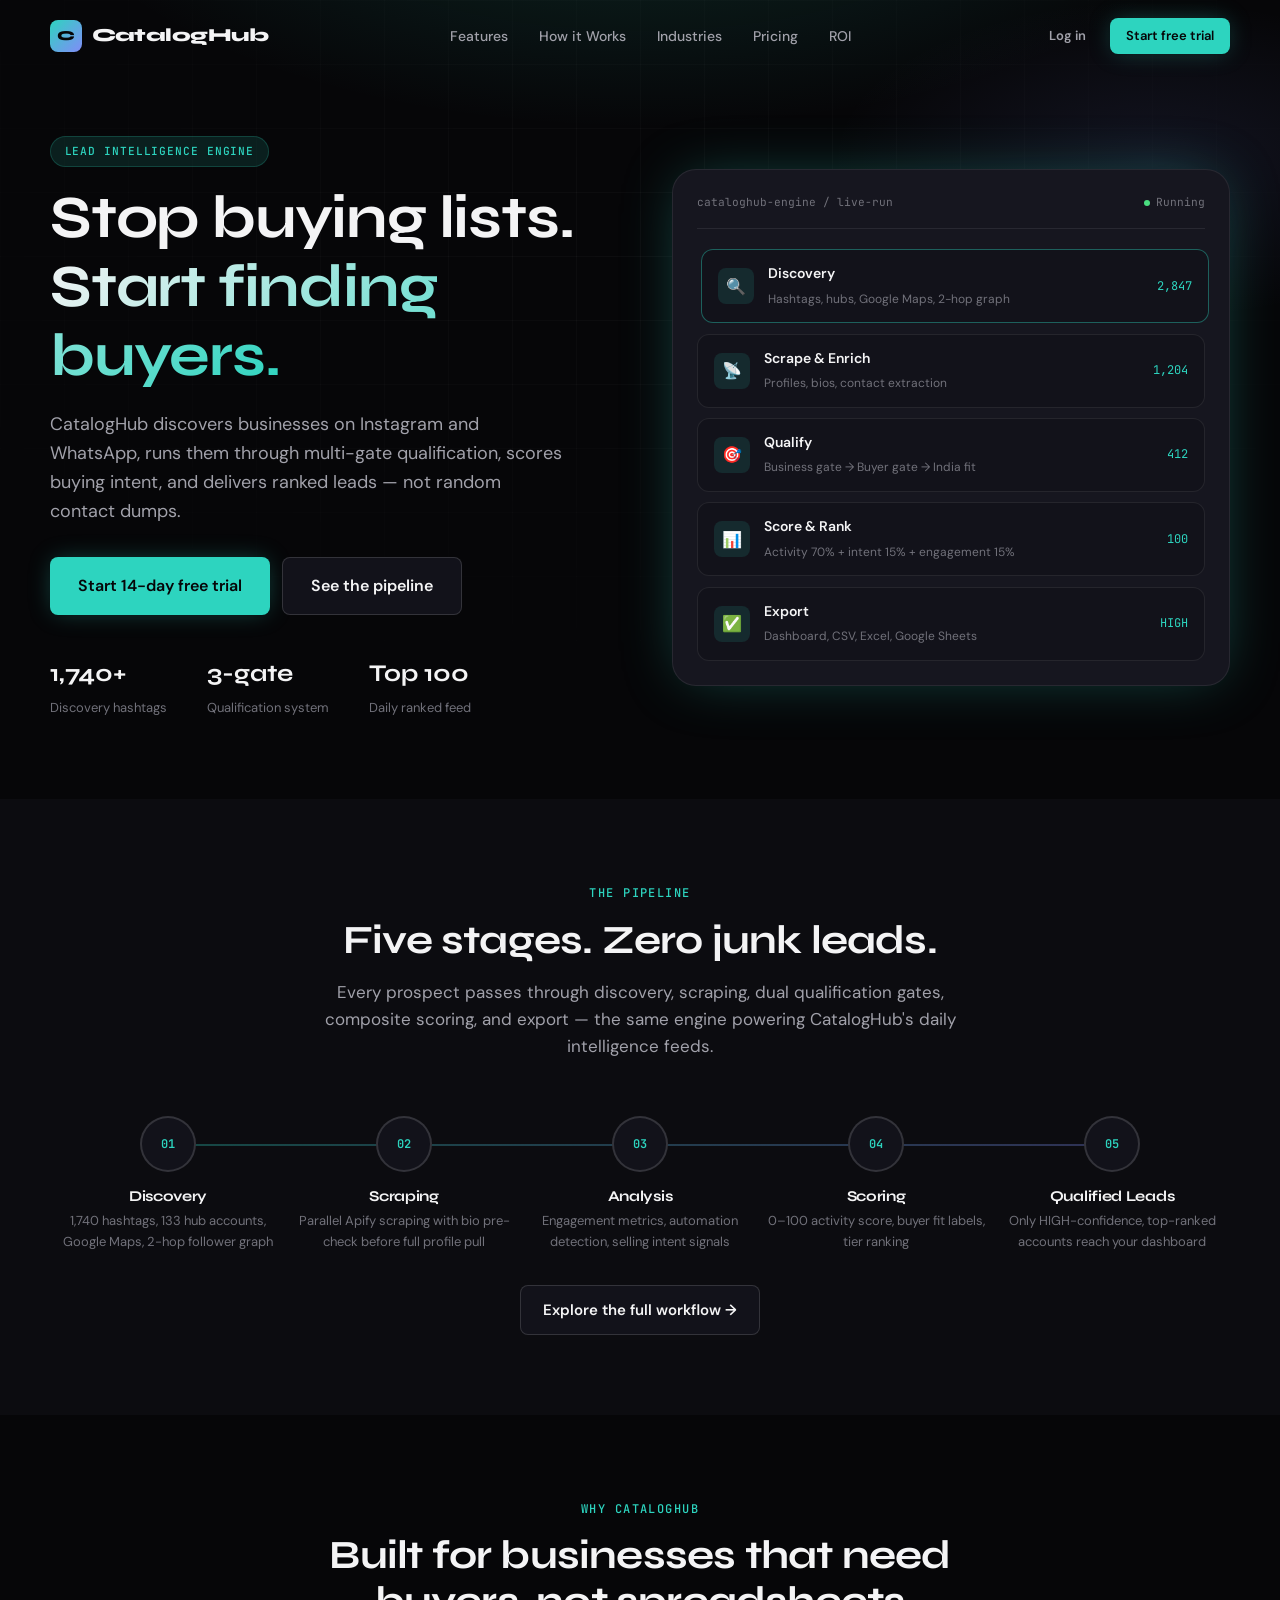
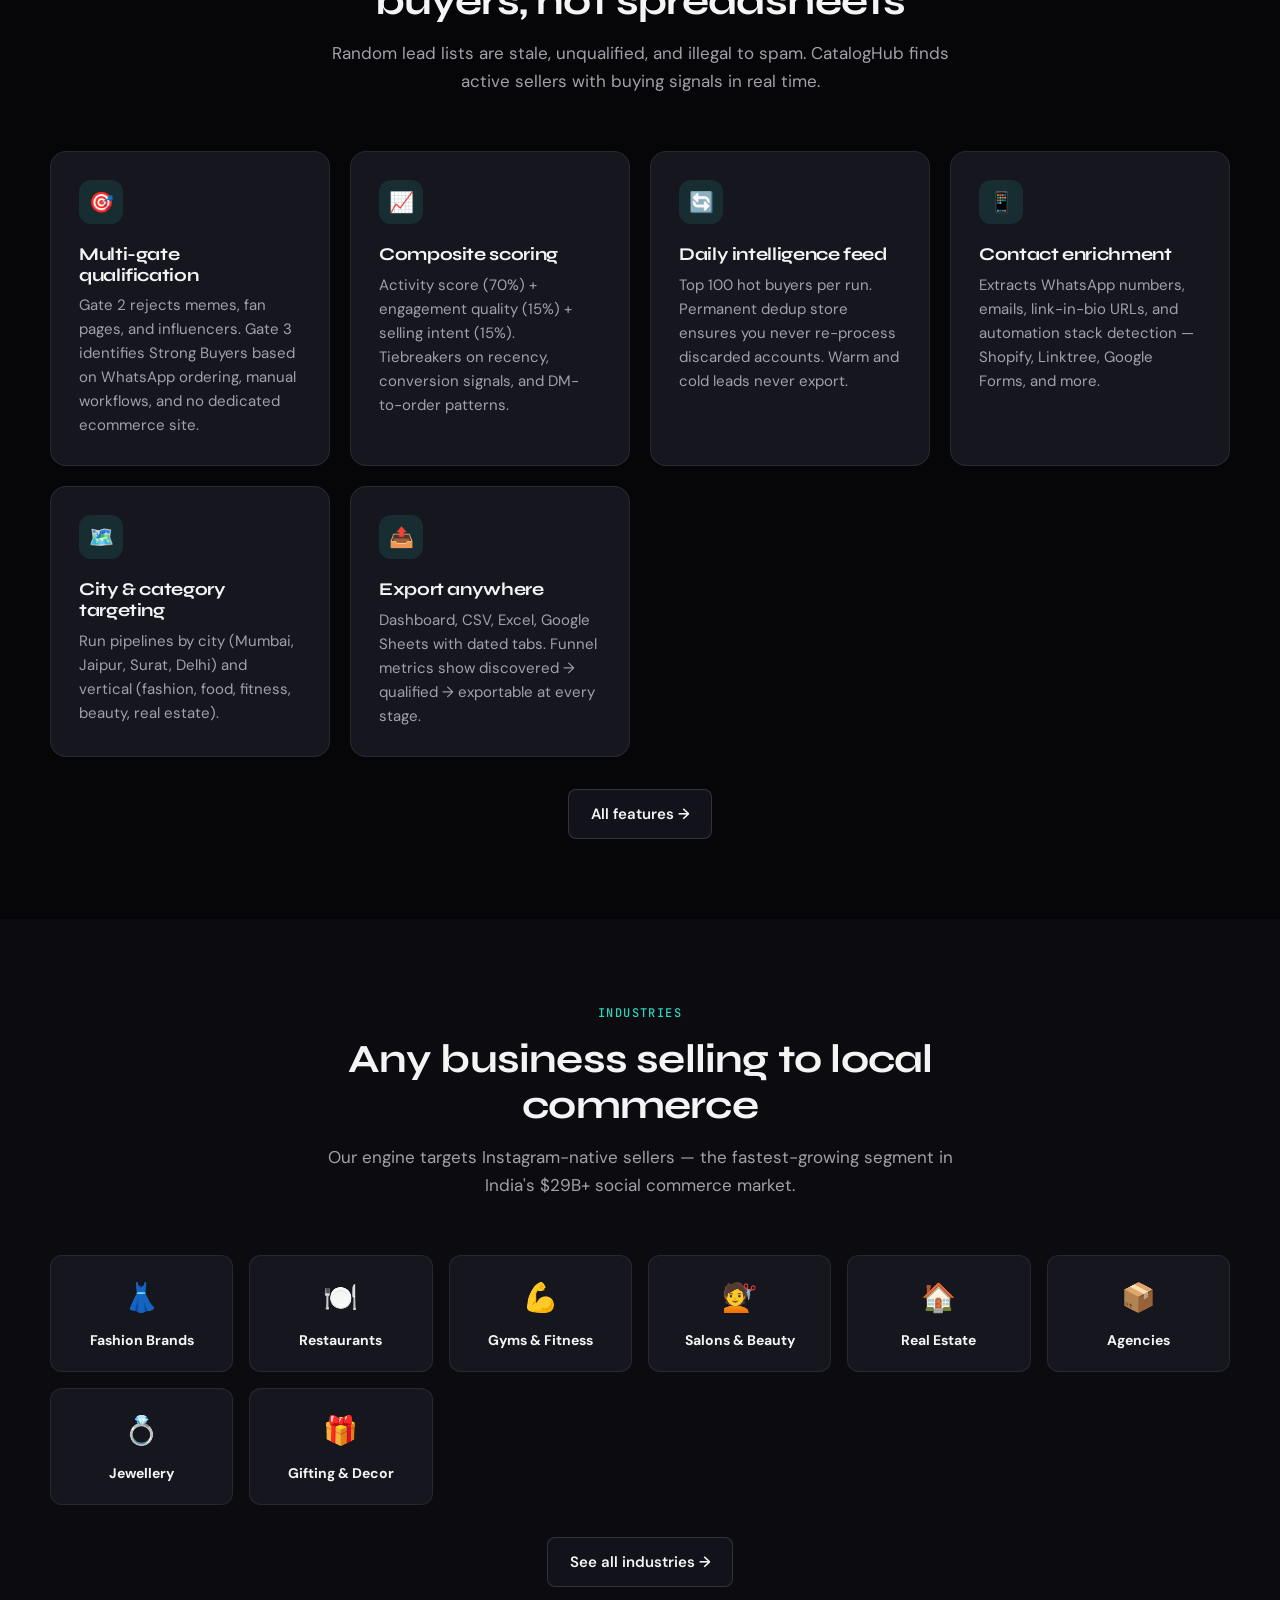
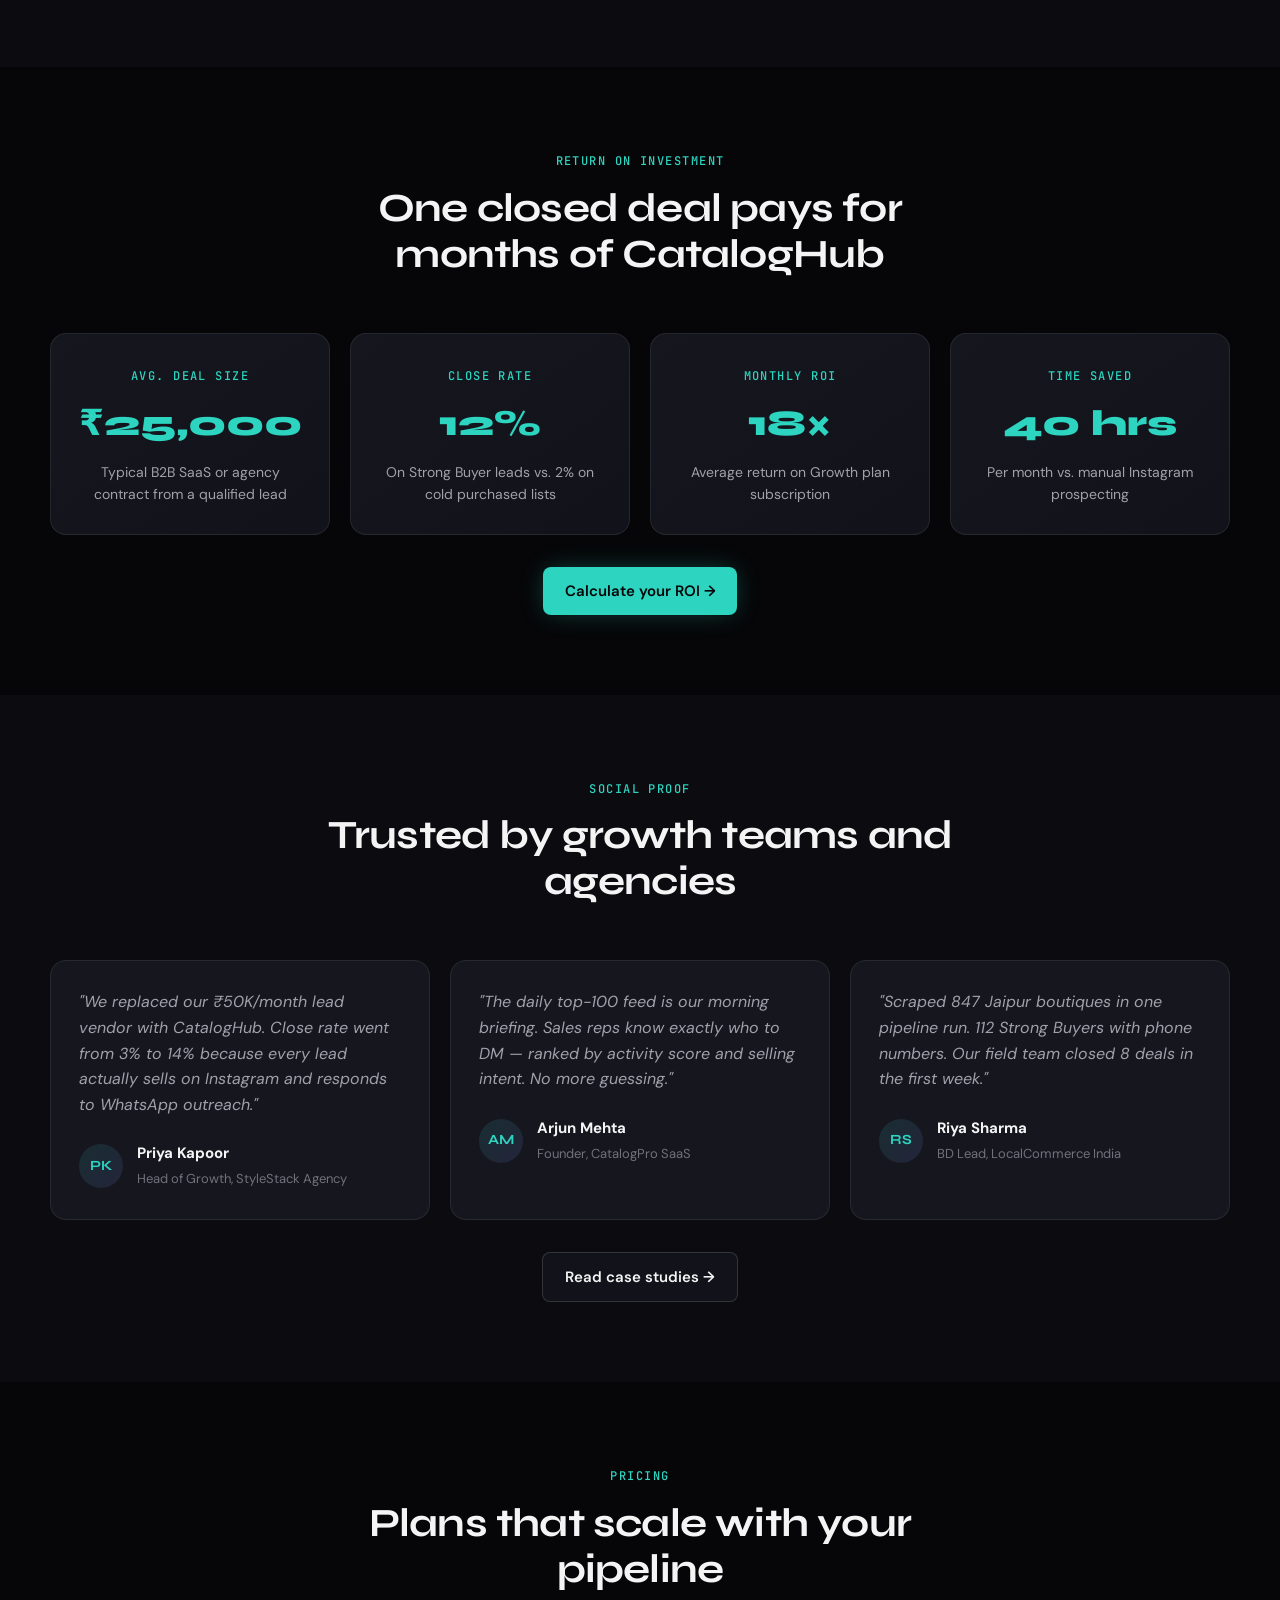
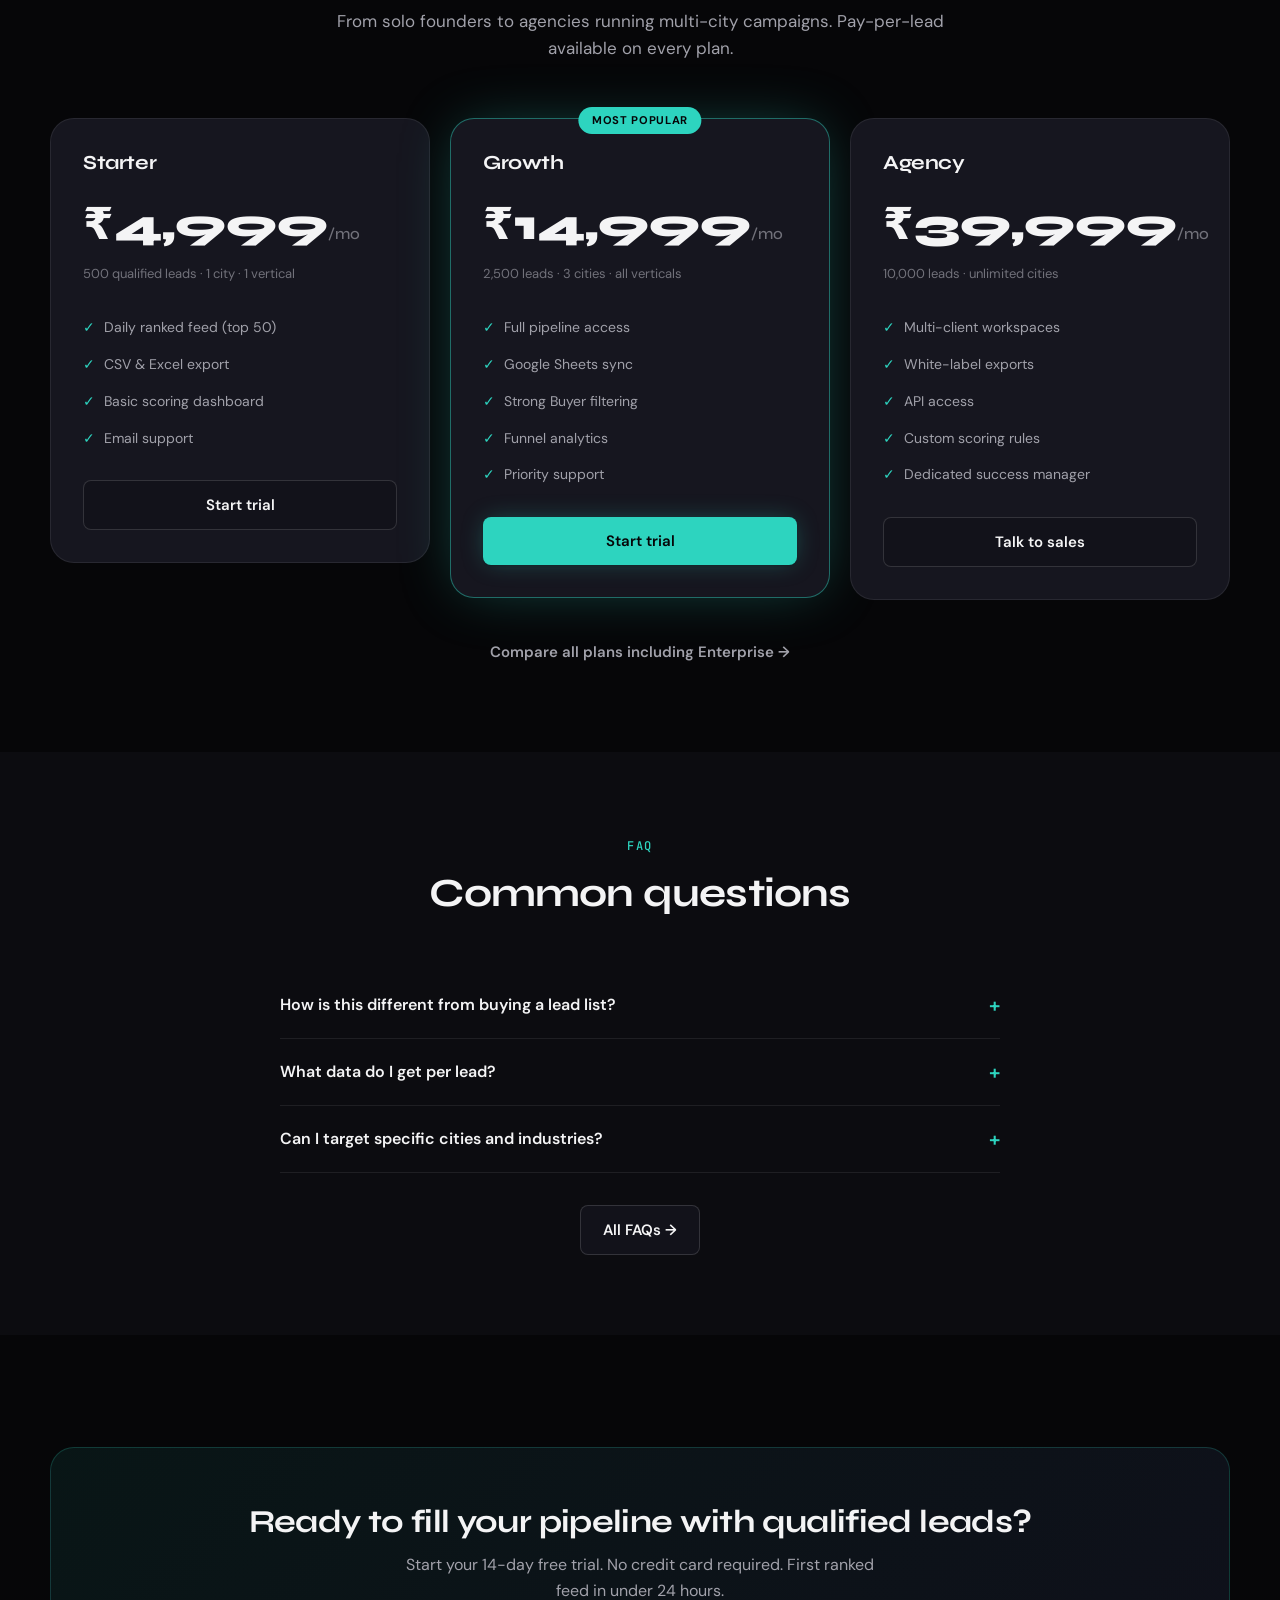
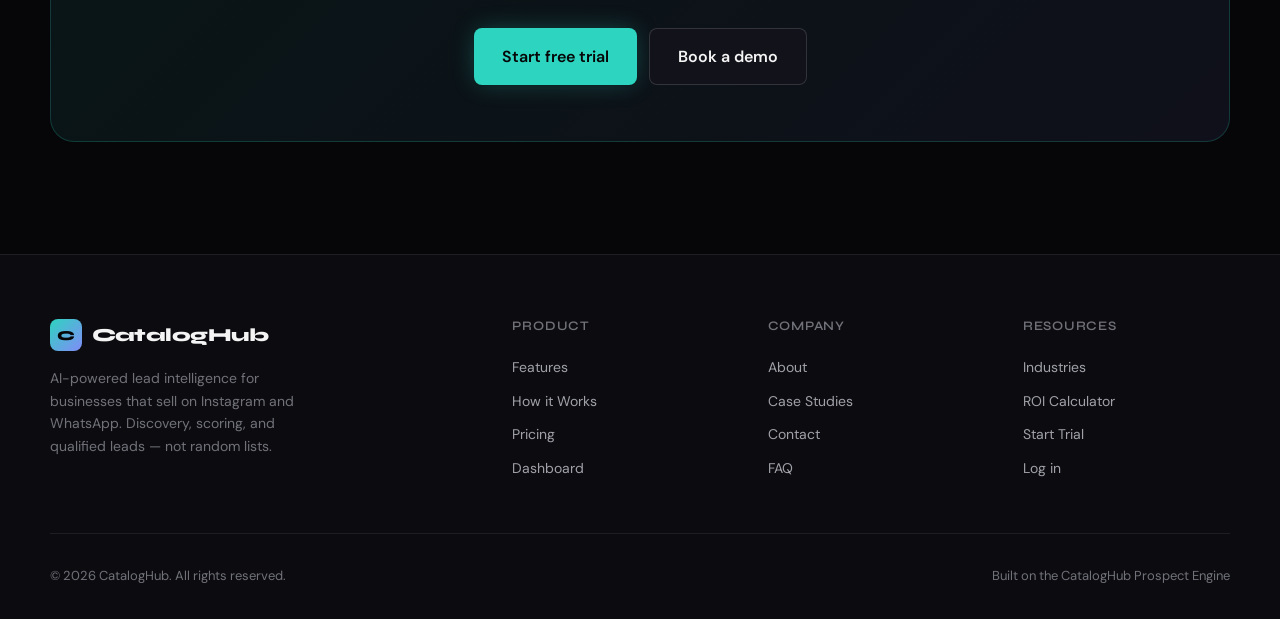
<file: index.html>
<!DOCTYPE html>
<html lang="en">
<head>
  <meta charset="UTF-8">
  <meta name="viewport" content="width=device-width, initial-scale=1.0">
  <meta name="description" content="CatalogHub — AI-powered lead generation engine that discovers, scrapes, scores, and delivers qualified business leads from Instagram and social commerce.">
  <title>CatalogHub — Qualified Lead Intelligence for Growing Businesses</title>
  <link rel="stylesheet" href="css/main.css">
</head>
<body data-page="home">
  <div id="site-header"></div>

  <main>
    <section class="page-hero">
      <div class="container hero-grid">
        <div class="hero-content reveal">
          <span class="section-label">Lead Intelligence Engine</span>
          <h1>Stop buying lists.<br><span class="text-gradient">Start finding buyers.</span></h1>
          <p class="lead">CatalogHub discovers businesses on Instagram and WhatsApp, runs them through multi-gate qualification, scores buying intent, and delivers ranked leads — not random contact dumps.</p>
          <div class="hero-actions">
            <a href="signup.html" class="btn btn-primary btn-lg">Start 14-day free trial</a>
            <a href="how-it-works.html" class="btn btn-secondary btn-lg">See the pipeline</a>
          </div>
          <div class="hero-stats">
            <div class="hero-stat">
              <strong>1,740+</strong>
              <span>Discovery hashtags</span>
            </div>
            <div class="hero-stat">
              <strong>3-gate</strong>
              <span>Qualification system</span>
            </div>
            <div class="hero-stat">
              <strong>Top 100</strong>
              <span>Daily ranked feed</span>
            </div>
          </div>
        </div>
        <div class="hero-visual reveal reveal-delay-1">
          <div class="pipeline-card">
            <div class="pipeline-header">
              <span>cataloghub-engine / live-run</span>
              <span class="pipeline-status">Running</span>
            </div>
            <div class="pipeline-steps">
              <div class="pipeline-step active" data-step="0">
                <div class="step-icon">🔍</div>
                <div class="step-info">
                  <strong>Discovery</strong>
                  <span>Hashtags, hubs, Google Maps, 2-hop graph</span>
                </div>
                <span class="step-count">2,847</span>
              </div>
              <div class="pipeline-step" data-step="1">
                <div class="step-icon">📡</div>
                <div class="step-info">
                  <strong>Scrape &amp; Enrich</strong>
                  <span>Profiles, bios, contact extraction</span>
                </div>
                <span class="step-count">1,204</span>
              </div>
              <div class="pipeline-step" data-step="2">
                <div class="step-icon">🎯</div>
                <div class="step-info">
                  <strong>Qualify</strong>
                  <span>Business gate → Buyer gate → India fit</span>
                </div>
                <span class="step-count">412</span>
              </div>
              <div class="pipeline-step" data-step="3">
                <div class="step-icon">📊</div>
                <div class="step-info">
                  <strong>Score &amp; Rank</strong>
                  <span>Activity 70% + intent 15% + engagement 15%</span>
                </div>
                <span class="step-count">100</span>
              </div>
              <div class="pipeline-step" data-step="4">
                <div class="step-icon">✅</div>
                <div class="step-info">
                  <strong>Export</strong>
                  <span>Dashboard, CSV, Excel, Google Sheets</span>
                </div>
                <span class="step-count">HIGH</span>
              </div>
            </div>
          </div>
        </div>
      </div>
    </section>

    <section class="bg-surface">
      <div class="container">
        <div class="section-header reveal">
          <span class="eyebrow">The Pipeline</span>
          <h2>Five stages. Zero junk leads.</h2>
          <p>Every prospect passes through discovery, scraping, dual qualification gates, composite scoring, and export — the same engine powering CatalogHub's daily intelligence feeds.</p>
        </div>
        <div class="pipeline-timeline reveal">
          <div class="timeline-step">
            <div class="timeline-dot">01</div>
            <h4>Discovery</h4>
            <p>1,740 hashtags, 133 hub accounts, Google Maps, 2-hop follower graph</p>
          </div>
          <div class="timeline-step">
            <div class="timeline-dot">02</div>
            <h4>Scraping</h4>
            <p>Parallel Apify scraping with bio pre-check before full profile pull</p>
          </div>
          <div class="timeline-step">
            <div class="timeline-dot">03</div>
            <h4>Analysis</h4>
            <p>Engagement metrics, automation detection, selling intent signals</p>
          </div>
          <div class="timeline-step">
            <div class="timeline-dot">04</div>
            <h4>Scoring</h4>
            <p>0–100 activity score, buyer fit labels, tier ranking</p>
          </div>
          <div class="timeline-step">
            <div class="timeline-dot">05</div>
            <h4>Qualified Leads</h4>
            <p>Only HIGH-confidence, top-ranked accounts reach your dashboard</p>
          </div>
        </div>
        <p class="text-center mt-2"><a href="how-it-works.html" class="btn btn-secondary">Explore the full workflow →</a></p>
      </div>
    </section>

    <section>
      <div class="container">
        <div class="section-header reveal">
          <span class="eyebrow">Why CatalogHub</span>
          <h2>Built for businesses that need buyers, not spreadsheets</h2>
          <p>Random lead lists are stale, unqualified, and illegal to spam. CatalogHub finds active sellers with buying signals in real time.</p>
        </div>
        <div class="card-grid">
          <article class="card reveal">
            <div class="card-icon">🎯</div>
            <h3>Multi-gate qualification</h3>
            <p>Gate 2 rejects memes, fan pages, and influencers. Gate 3 identifies Strong Buyers based on WhatsApp ordering, manual workflows, and no dedicated ecommerce site.</p>
          </article>
          <article class="card reveal reveal-delay-1">
            <div class="card-icon">📈</div>
            <h3>Composite scoring</h3>
            <p>Activity score (70%) + engagement quality (15%) + selling intent (15%). Tiebreakers on recency, conversion signals, and DM-to-order patterns.</p>
          </article>
          <article class="card reveal reveal-delay-2">
            <div class="card-icon">🔄</div>
            <h3>Daily intelligence feed</h3>
            <p>Top 100 hot buyers per run. Permanent dedup store ensures you never re-process discarded accounts. Warm and cold leads never export.</p>
          </article>
          <article class="card reveal">
            <div class="card-icon">📱</div>
            <h3>Contact enrichment</h3>
            <p>Extracts WhatsApp numbers, emails, link-in-bio URLs, and automation stack detection — Shopify, Linktree, Google Forms, and more.</p>
          </article>
          <article class="card reveal reveal-delay-1">
            <div class="card-icon">🗺️</div>
            <h3>City &amp; category targeting</h3>
            <p>Run pipelines by city (Mumbai, Jaipur, Surat, Delhi) and vertical (fashion, food, fitness, beauty, real estate).</p>
          </article>
          <article class="card reveal reveal-delay-2">
            <div class="card-icon">📤</div>
            <h3>Export anywhere</h3>
            <p>Dashboard, CSV, Excel, Google Sheets with dated tabs. Funnel metrics show discovered → qualified → exportable at every stage.</p>
          </article>
        </div>
        <p class="text-center mt-2"><a href="features.html" class="btn btn-secondary">All features →</a></p>
      </div>
    </section>

    <section class="bg-surface">
      <div class="container">
        <div class="section-header reveal">
          <span class="eyebrow">Industries</span>
          <h2>Any business selling to local commerce</h2>
          <p>Our engine targets Instagram-native sellers — the fastest-growing segment in India's $29B+ social commerce market.</p>
        </div>
        <div class="industry-grid reveal">
          <div class="industry-chip"><div class="icon">👗</div><strong>Fashion Brands</strong></div>
          <div class="industry-chip"><div class="icon">🍽️</div><strong>Restaurants</strong></div>
          <div class="industry-chip"><div class="icon">💪</div><strong>Gyms &amp; Fitness</strong></div>
          <div class="industry-chip"><div class="icon">💇</div><strong>Salons &amp; Beauty</strong></div>
          <div class="industry-chip"><div class="icon">🏠</div><strong>Real Estate</strong></div>
          <div class="industry-chip"><div class="icon">📦</div><strong>Agencies</strong></div>
          <div class="industry-chip"><div class="icon">💍</div><strong>Jewellery</strong></div>
          <div class="industry-chip"><div class="icon">🎁</div><strong>Gifting &amp; Decor</strong></div>
        </div>
        <p class="text-center mt-2"><a href="industries.html" class="btn btn-secondary">See all industries →</a></p>
      </div>
    </section>

    <section>
      <div class="container">
        <div class="section-header reveal">
          <span class="eyebrow">Return on Investment</span>
          <h2>One closed deal pays for months of CatalogHub</h2>
        </div>
        <div class="roi-grid reveal">
          <div class="roi-card">
            <span class="eyebrow">Avg. deal size</span>
            <div class="roi-value">₹25,000</div>
            <p>Typical B2B SaaS or agency contract from a qualified lead</p>
          </div>
          <div class="roi-card">
            <span class="eyebrow">Close rate</span>
            <div class="roi-value">12%</div>
            <p>On Strong Buyer leads vs. 2% on cold purchased lists</p>
          </div>
          <div class="roi-card">
            <span class="eyebrow">Monthly ROI</span>
            <div class="roi-value">18×</div>
            <p>Average return on Growth plan subscription</p>
          </div>
          <div class="roi-card">
            <span class="eyebrow">Time saved</span>
            <div class="roi-value">40 hrs</div>
            <p>Per month vs. manual Instagram prospecting</p>
          </div>
        </div>
        <p class="text-center mt-2"><a href="roi.html" class="btn btn-primary">Calculate your ROI →</a></p>
      </div>
    </section>

    <section class="bg-surface">
      <div class="container">
        <div class="section-header reveal">
          <span class="eyebrow">Social Proof</span>
          <h2>Trusted by growth teams and agencies</h2>
        </div>
        <div class="testimonial-grid">
          <blockquote class="testimonial reveal">
            <p class="testimonial-quote">"We replaced our ₹50K/month lead vendor with CatalogHub. Close rate went from 3% to 14% because every lead actually sells on Instagram and responds to WhatsApp outreach."</p>
            <footer class="testimonial-author">
              <div class="author-avatar">PK</div>
              <div class="author-info">
                <strong>Priya Kapoor</strong>
                <span>Head of Growth, StyleStack Agency</span>
              </div>
            </footer>
          </blockquote>
          <blockquote class="testimonial reveal reveal-delay-1">
            <p class="testimonial-quote">"The daily top-100 feed is our morning briefing. Sales reps know exactly who to DM — ranked by activity score and selling intent. No more guessing."</p>
            <footer class="testimonial-author">
              <div class="author-avatar">AM</div>
              <div class="author-info">
                <strong>Arjun Mehta</strong>
                <span>Founder, CatalogPro SaaS</span>
              </div>
            </footer>
          </blockquote>
          <blockquote class="testimonial reveal reveal-delay-2">
            <p class="testimonial-quote">"Scraped 847 Jaipur boutiques in one pipeline run. 112 Strong Buyers with phone numbers. Our field team closed 8 deals in the first week."</p>
            <footer class="testimonial-author">
              <div class="author-avatar">RS</div>
              <div class="author-info">
                <strong>Riya Sharma</strong>
                <span>BD Lead, LocalCommerce India</span>
              </div>
            </footer>
          </blockquote>
        </div>
        <p class="text-center mt-2"><a href="case-studies.html" class="btn btn-secondary">Read case studies →</a></p>
      </div>
    </section>

    <section>
      <div class="container">
        <div class="section-header reveal">
          <span class="eyebrow">Pricing</span>
          <h2>Plans that scale with your pipeline</h2>
          <p>From solo founders to agencies running multi-city campaigns. Pay-per-lead available on every plan.</p>
        </div>
        <div class="pricing-grid reveal">
          <div class="pricing-card">
            <h3>Starter</h3>
            <div class="price">₹4,999<span>/mo</span></div>
            <p class="price-note">500 qualified leads · 1 city · 1 vertical</p>
            <ul class="pricing-features">
              <li>Daily ranked feed (top 50)</li>
              <li>CSV &amp; Excel export</li>
              <li>Basic scoring dashboard</li>
              <li>Email support</li>
            </ul>
            <a href="signup.html" class="btn btn-secondary btn-block">Start trial</a>
          </div>
          <div class="pricing-card featured">
            <span class="pricing-badge">Most popular</span>
            <h3>Growth</h3>
            <div class="price">₹14,999<span>/mo</span></div>
            <p class="price-note">2,500 leads · 3 cities · all verticals</p>
            <ul class="pricing-features">
              <li>Full pipeline access</li>
              <li>Google Sheets sync</li>
              <li>Strong Buyer filtering</li>
              <li>Funnel analytics</li>
              <li>Priority support</li>
            </ul>
            <a href="signup.html" class="btn btn-primary btn-block">Start trial</a>
          </div>
          <div class="pricing-card">
            <h3>Agency</h3>
            <div class="price">₹39,999<span>/mo</span></div>
            <p class="price-note">10,000 leads · unlimited cities</p>
            <ul class="pricing-features">
              <li>Multi-client workspaces</li>
              <li>White-label exports</li>
              <li>API access</li>
              <li>Custom scoring rules</li>
              <li>Dedicated success manager</li>
            </ul>
            <a href="contact.html" class="btn btn-secondary btn-block">Talk to sales</a>
          </div>
        </div>
        <p class="text-center mt-2"><a href="pricing.html" class="btn btn-ghost">Compare all plans including Enterprise →</a></p>
      </div>
    </section>

    <section class="bg-surface">
      <div class="container">
        <div class="section-header reveal">
          <span class="eyebrow">FAQ</span>
          <h2>Common questions</h2>
        </div>
        <div class="faq-list reveal">
          <div class="faq-item">
            <button class="faq-question">How is this different from buying a lead list?</button>
            <div class="faq-answer"><div class="faq-answer-inner">Purchased lists are static, unverified, and often scraped without consent. CatalogHub discovers active accounts in real time, qualifies them through business and buyer gates, scores buying intent, and ranks by recency — so you contact sellers who are actively posting and taking orders today.</div></div>
          </div>
          <div class="faq-item">
            <button class="faq-question">What data do I get per lead?</button>
            <div class="faq-answer"><div class="faq-answer-inner">Username, platform, category, followers, engagement rate, posting frequency, activity score (0–100), conversion signals (WhatsApp, Shopify, DM-to-order), lead confidence, profile URL, and enriched contact details when available.</div></div>
          </div>
          <div class="faq-item">
            <button class="faq-question">Can I target specific cities and industries?</button>
            <div class="faq-answer"><div class="faq-answer-inner">Yes. The prospect engine runs pipelines by city and category — fashion, food, fitness, beauty, real estate, and more. Discovery uses city-specific hashtags, Google Maps business listings, and regional hub accounts.</div></div>
          </div>
        </div>
        <p class="text-center mt-2"><a href="faq.html" class="btn btn-secondary">All FAQs →</a></p>
      </div>
    </section>

    <section>
      <div class="container">
        <div class="cta-band reveal">
          <h2>Ready to fill your pipeline with qualified leads?</h2>
          <p>Start your 14-day free trial. No credit card required. First ranked feed in under 24 hours.</p>
          <div class="cta-actions">
            <a href="signup.html" class="btn btn-primary btn-lg">Start free trial</a>
            <a href="contact.html" class="btn btn-secondary btn-lg">Book a demo</a>
          </div>
        </div>
      </div>
    </section>
  </main>

  <div id="site-footer"></div>
  <script src="js/layout.js"></script>
  <script src="js/main.js"></script>
</body>
</html>
</file>
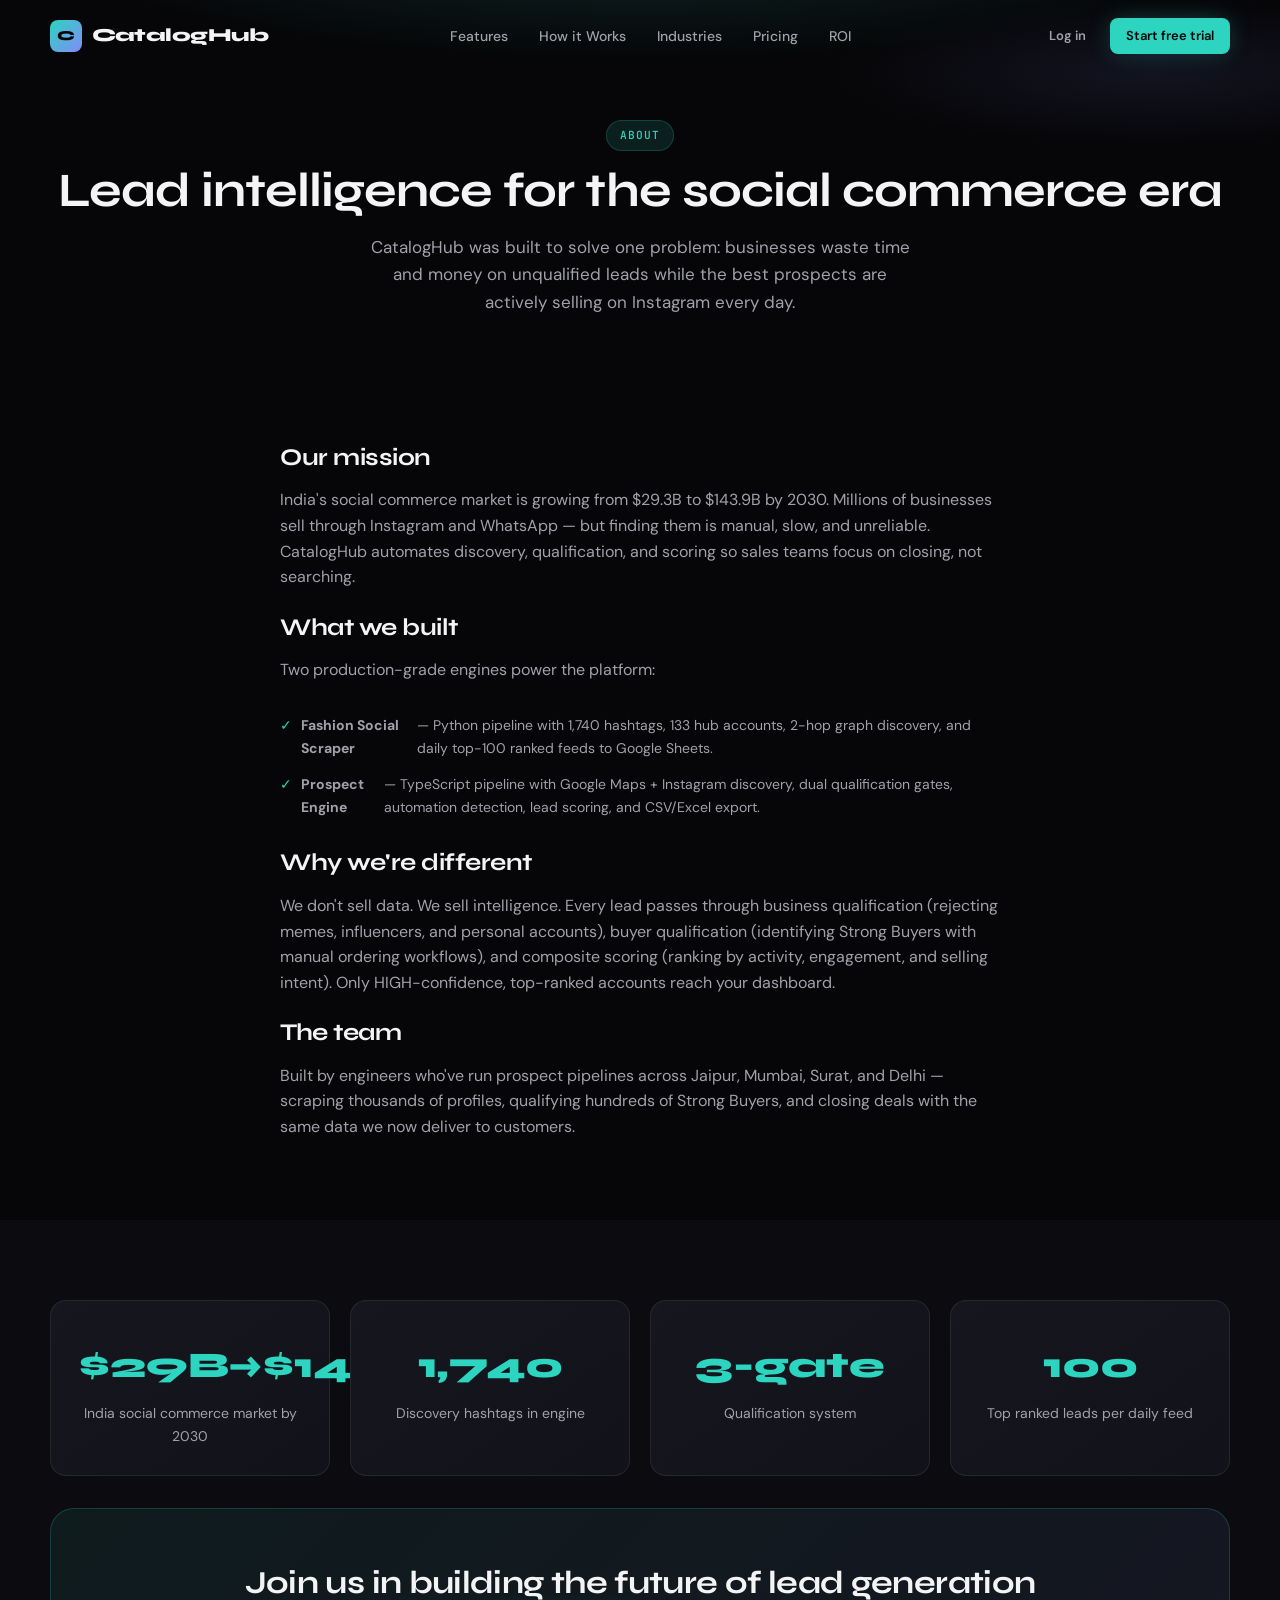
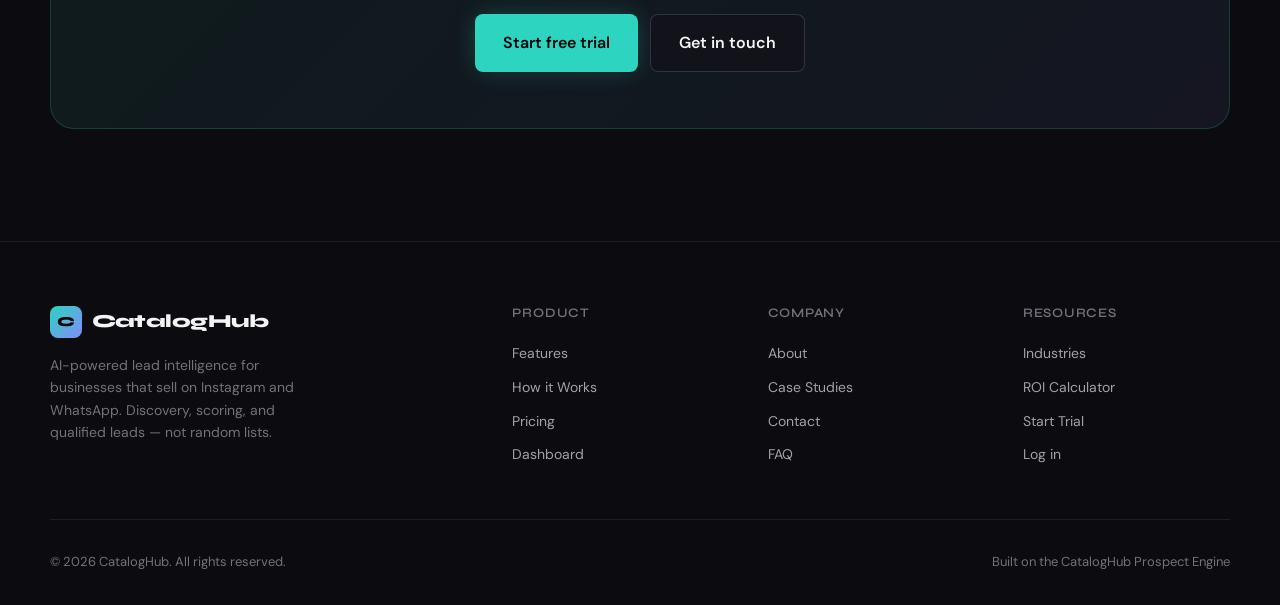
<file: about.html>
<!DOCTYPE html>
<html lang="en">
<head>
  <meta charset="UTF-8">
  <meta name="viewport" content="width=device-width, initial-scale=1.0">
  <title>About — CatalogHub</title>
  <link rel="stylesheet" href="css/main.css">
</head>
<body data-page="about">
  <div id="site-header"></div>
  <main>
    <header class="page-banner">
      <div class="container reveal">
        <span class="section-label">About</span>
        <h1>Lead intelligence for the social commerce era</h1>
        <p>CatalogHub was built to solve one problem: businesses waste time and money on unqualified leads while the best prospects are actively selling on Instagram every day.</p>
      </div>
    </header>

    <section>
      <div class="container" style="max-width:720px">
        <div class="reveal">
          <h2 style="margin-bottom:1rem">Our mission</h2>
          <p style="color:var(--text-secondary);margin-bottom:1.5rem">India's social commerce market is growing from $29.3B to $143.9B by 2030. Millions of businesses sell through Instagram and WhatsApp — but finding them is manual, slow, and unreliable. CatalogHub automates discovery, qualification, and scoring so sales teams focus on closing, not searching.</p>

          <h2 style="margin:1.5rem 0 1rem">What we built</h2>
          <p style="color:var(--text-secondary);margin-bottom:1rem">Two production-grade engines power the platform:</p>
          <ul class="pricing-features" style="margin-bottom:1.5rem">
            <li><strong>Fashion Social Scraper</strong> — Python pipeline with 1,740 hashtags, 133 hub accounts, 2-hop graph discovery, and daily top-100 ranked feeds to Google Sheets.</li>
            <li><strong>Prospect Engine</strong> — TypeScript pipeline with Google Maps + Instagram discovery, dual qualification gates, automation detection, lead scoring, and CSV/Excel export.</li>
          </ul>

          <h2 style="margin:1.5rem 0 1rem">Why we're different</h2>
          <p style="color:var(--text-secondary);margin-bottom:1.5rem">We don't sell data. We sell intelligence. Every lead passes through business qualification (rejecting memes, influencers, and personal accounts), buyer qualification (identifying Strong Buyers with manual ordering workflows), and composite scoring (ranking by activity, engagement, and selling intent). Only HIGH-confidence, top-ranked accounts reach your dashboard.</p>

          <h2 style="margin:1.5rem 0 1rem">The team</h2>
          <p style="color:var(--text-secondary)">Built by engineers who've run prospect pipelines across Jaipur, Mumbai, Surat, and Delhi — scraping thousands of profiles, qualifying hundreds of Strong Buyers, and closing deals with the same data we now deliver to customers.</p>
        </div>
      </div>
    </section>

    <section class="bg-surface">
      <div class="container">
        <div class="roi-grid reveal">
          <div class="roi-card"><div class="roi-value">$29B→$143B</div><p>India social commerce market by 2030</p></div>
          <div class="roi-card"><div class="roi-value">1,740</div><p>Discovery hashtags in engine</p></div>
          <div class="roi-card"><div class="roi-value">3-gate</div><p>Qualification system</p></div>
          <div class="roi-card"><div class="roi-value">100</div><p>Top ranked leads per daily feed</p></div>
        </div>
        <div class="cta-band reveal mt-2">
          <h2>Join us in building the future of lead generation</h2>
          <div class="cta-actions">
            <a href="signup.html" class="btn btn-primary btn-lg">Start free trial</a>
            <a href="contact.html" class="btn btn-secondary btn-lg">Get in touch</a>
          </div>
        </div>
      </div>
    </section>
  </main>
  <div id="site-footer"></div>
  <script src="js/layout.js"></script>
  <script src="js/main.js"></script>
</body>
</html>
</file>
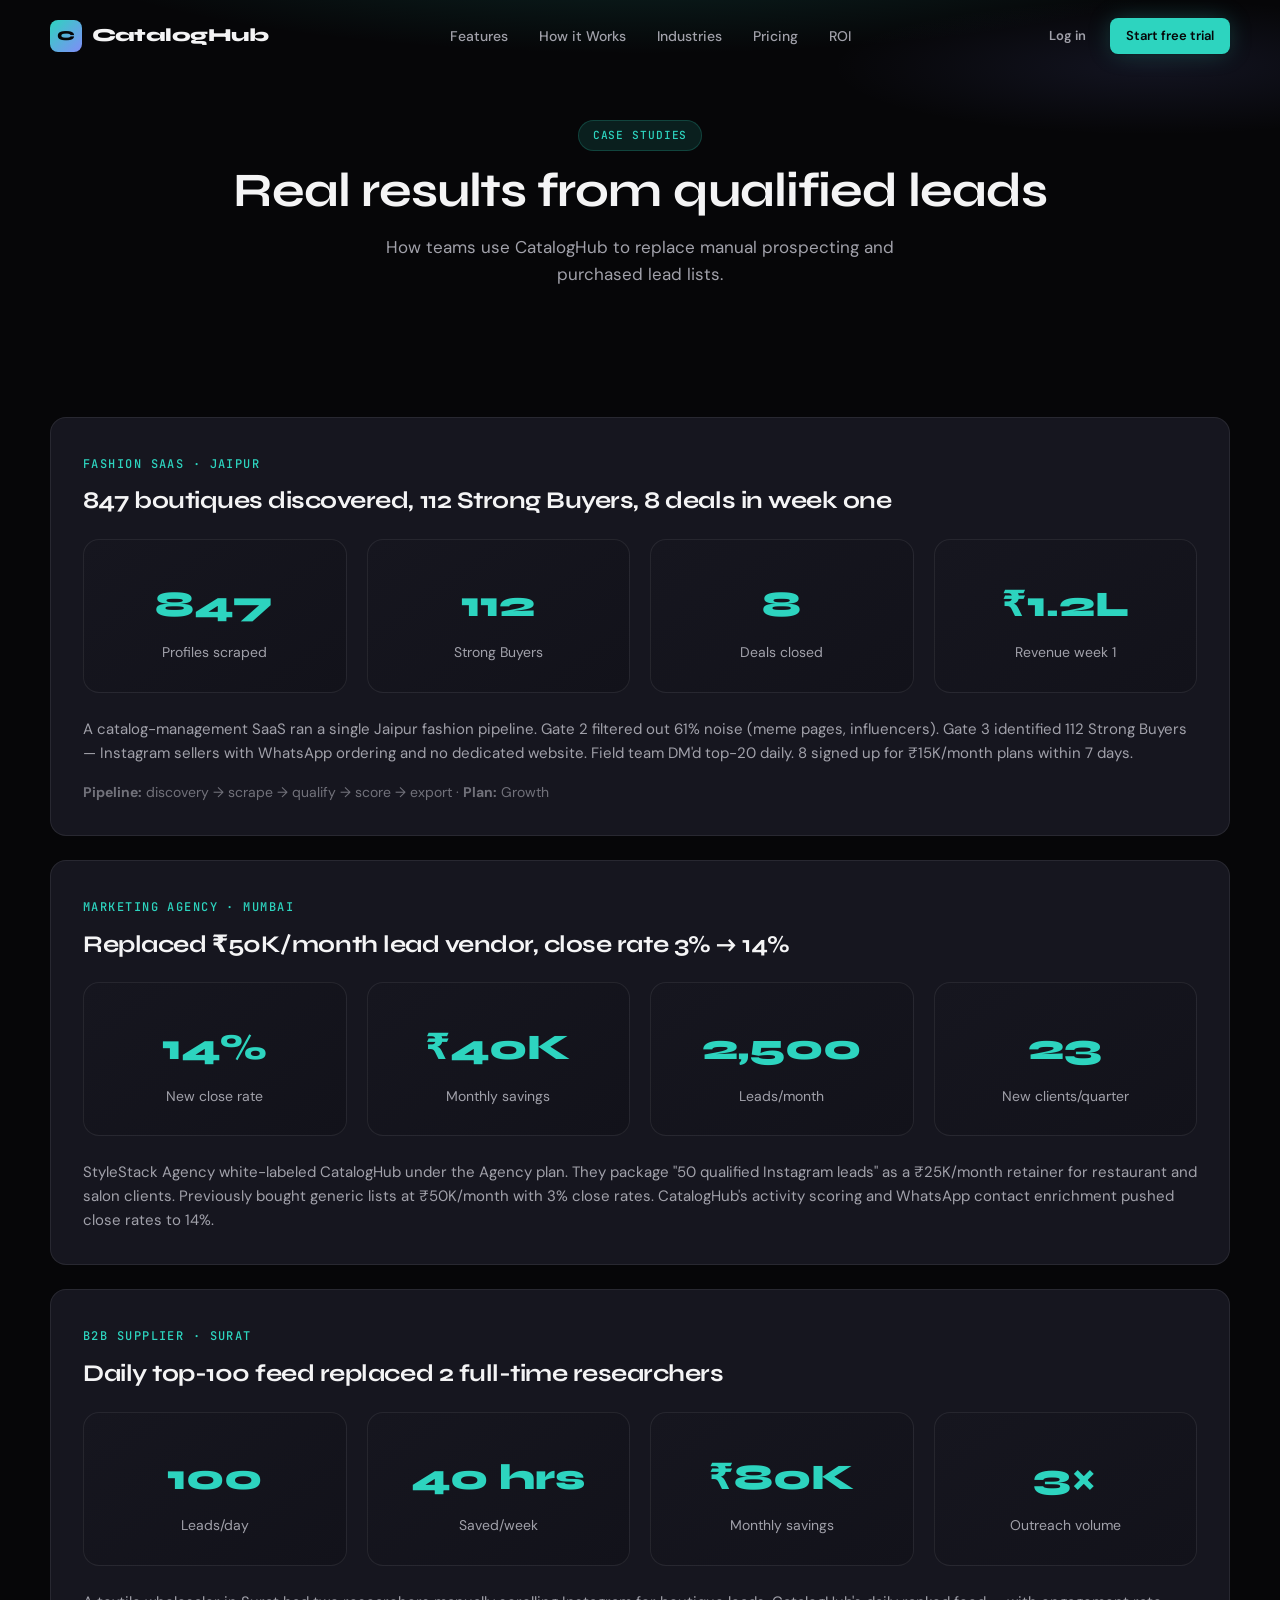
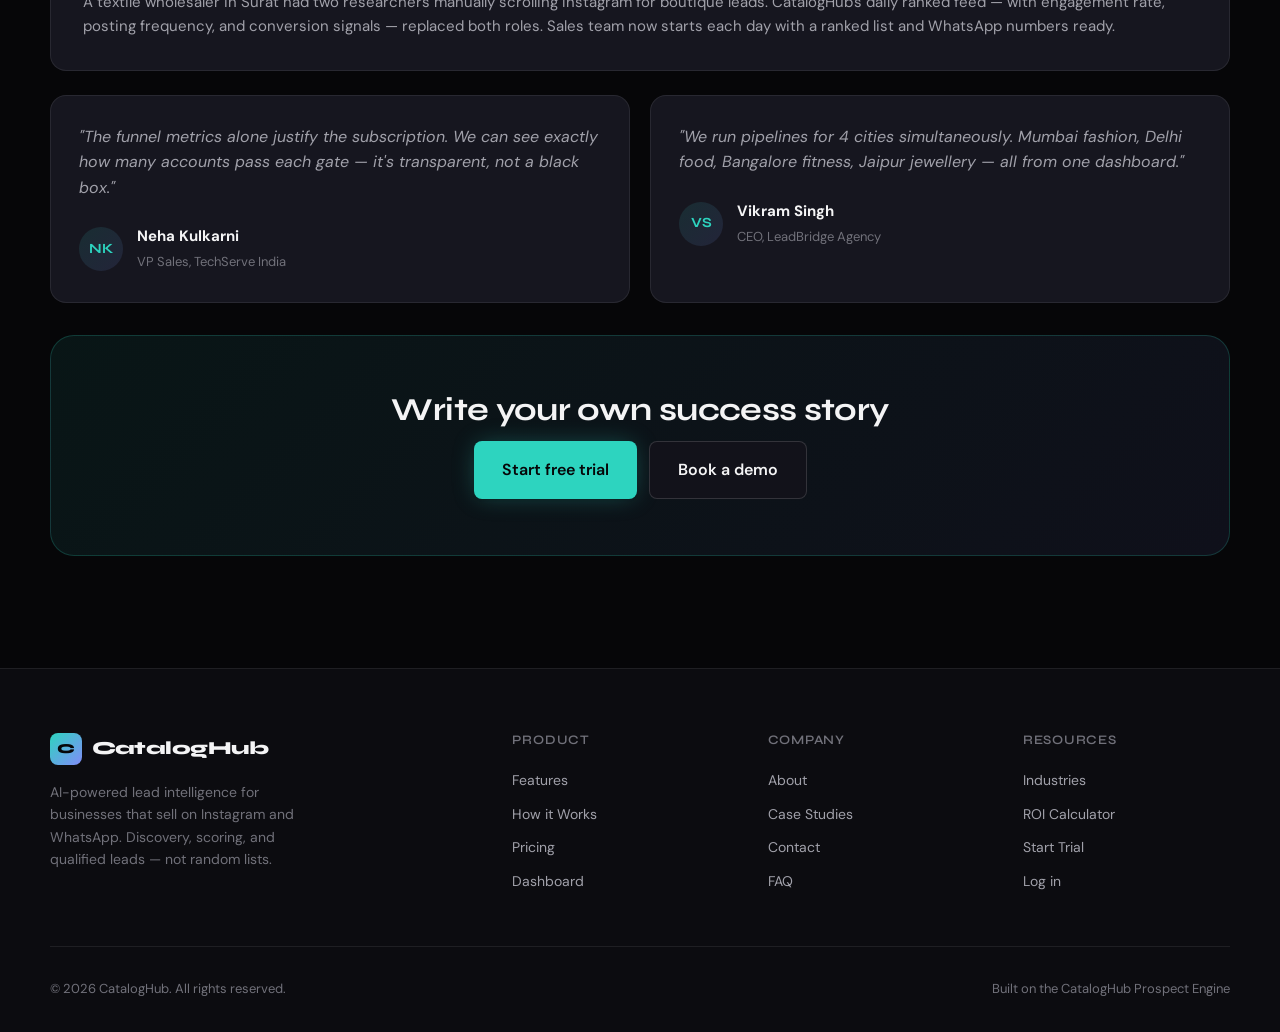
<file: case-studies.html>
<!DOCTYPE html>
<html lang="en">
<head>
  <meta charset="UTF-8">
  <meta name="viewport" content="width=device-width, initial-scale=1.0">
  <title>Case Studies — CatalogHub</title>
  <link rel="stylesheet" href="css/main.css">
</head>
<body data-page="case-studies">
  <div id="site-header"></div>
  <main>
    <header class="page-banner">
      <div class="container reveal">
        <span class="section-label">Case Studies</span>
        <h1>Real results from qualified leads</h1>
        <p>How teams use CatalogHub to replace manual prospecting and purchased lead lists.</p>
      </div>
    </header>

    <section>
      <div class="container">
        <article class="card reveal" style="margin-bottom:1.5rem;padding:2rem">
          <span class="eyebrow">Fashion SaaS · Jaipur</span>
          <h2 style="font-size:1.5rem;margin:0.75rem 0">847 boutiques discovered, 112 Strong Buyers, 8 deals in week one</h2>
          <div class="roi-grid" style="margin:1.5rem 0">
            <div class="roi-card"><div class="roi-value">847</div><p>Profiles scraped</p></div>
            <div class="roi-card"><div class="roi-value">112</div><p>Strong Buyers</p></div>
            <div class="roi-card"><div class="roi-value">8</div><p>Deals closed</p></div>
            <div class="roi-card"><div class="roi-value">₹1.2L</div><p>Revenue week 1</p></div>
          </div>
          <p style="color:var(--text-secondary)">A catalog-management SaaS ran a single Jaipur fashion pipeline. Gate 2 filtered out 61% noise (meme pages, influencers). Gate 3 identified 112 Strong Buyers — Instagram sellers with WhatsApp ordering and no dedicated website. Field team DM'd top-20 daily. 8 signed up for ₹15K/month plans within 7 days.</p>
          <p style="margin-top:1rem;color:var(--text-muted);font-size:0.875rem"><strong>Pipeline:</strong> discovery → scrape → qualify → score → export · <strong>Plan:</strong> Growth</p>
        </article>

        <article class="card reveal" style="margin-bottom:1.5rem;padding:2rem">
          <span class="eyebrow">Marketing Agency · Mumbai</span>
          <h2 style="font-size:1.5rem;margin:0.75rem 0">Replaced ₹50K/month lead vendor, close rate 3% → 14%</h2>
          <div class="roi-grid" style="margin:1.5rem 0">
            <div class="roi-card"><div class="roi-value">14%</div><p>New close rate</p></div>
            <div class="roi-card"><div class="roi-value">₹40K</div><p>Monthly savings</p></div>
            <div class="roi-card"><div class="roi-value">2,500</div><p>Leads/month</p></div>
            <div class="roi-card"><div class="roi-value">23</div><p>New clients/quarter</p></div>
          </div>
          <p style="color:var(--text-secondary)">StyleStack Agency white-labeled CatalogHub under the Agency plan. They package "50 qualified Instagram leads" as a ₹25K/month retainer for restaurant and salon clients. Previously bought generic lists at ₹50K/month with 3% close rates. CatalogHub's activity scoring and WhatsApp contact enrichment pushed close rates to 14%.</p>
        </article>

        <article class="card reveal" style="margin-bottom:1.5rem;padding:2rem">
          <span class="eyebrow">B2B Supplier · Surat</span>
          <h2 style="font-size:1.5rem;margin:0.75rem 0">Daily top-100 feed replaced 2 full-time researchers</h2>
          <div class="roi-grid" style="margin:1.5rem 0">
            <div class="roi-card"><div class="roi-value">100</div><p>Leads/day</p></div>
            <div class="roi-card"><div class="roi-value">40 hrs</div><p>Saved/week</p></div>
            <div class="roi-card"><div class="roi-value">₹80K</div><p>Monthly savings</p></div>
            <div class="roi-card"><div class="roi-value">3×</div><p>Outreach volume</p></div>
          </div>
          <p style="color:var(--text-secondary)">A textile wholesaler in Surat had two researchers manually scrolling Instagram for boutique leads. CatalogHub's daily ranked feed — with engagement rate, posting frequency, and conversion signals — replaced both roles. Sales team now starts each day with a ranked list and WhatsApp numbers ready.</p>
        </article>

        <div class="testimonial-grid reveal">
          <blockquote class="testimonial">
            <p class="testimonial-quote">"The funnel metrics alone justify the subscription. We can see exactly how many accounts pass each gate — it's transparent, not a black box."</p>
            <footer class="testimonial-author">
              <div class="author-avatar">NK</div>
              <div class="author-info"><strong>Neha Kulkarni</strong><span>VP Sales, TechServe India</span></div>
            </footer>
          </blockquote>
          <blockquote class="testimonial">
            <p class="testimonial-quote">"We run pipelines for 4 cities simultaneously. Mumbai fashion, Delhi food, Bangalore fitness, Jaipur jewellery — all from one dashboard."</p>
            <footer class="testimonial-author">
              <div class="author-avatar">VS</div>
              <div class="author-info"><strong>Vikram Singh</strong><span>CEO, LeadBridge Agency</span></div>
            </footer>
          </blockquote>
        </div>

        <div class="cta-band reveal mt-2">
          <h2>Write your own success story</h2>
          <div class="cta-actions">
            <a href="signup.html" class="btn btn-primary btn-lg">Start free trial</a>
            <a href="contact.html" class="btn btn-secondary btn-lg">Book a demo</a>
          </div>
        </div>
      </div>
    </section>
  </main>
  <div id="site-footer"></div>
  <script src="js/layout.js"></script>
  <script src="js/main.js"></script>
</body>
</html>
</file>
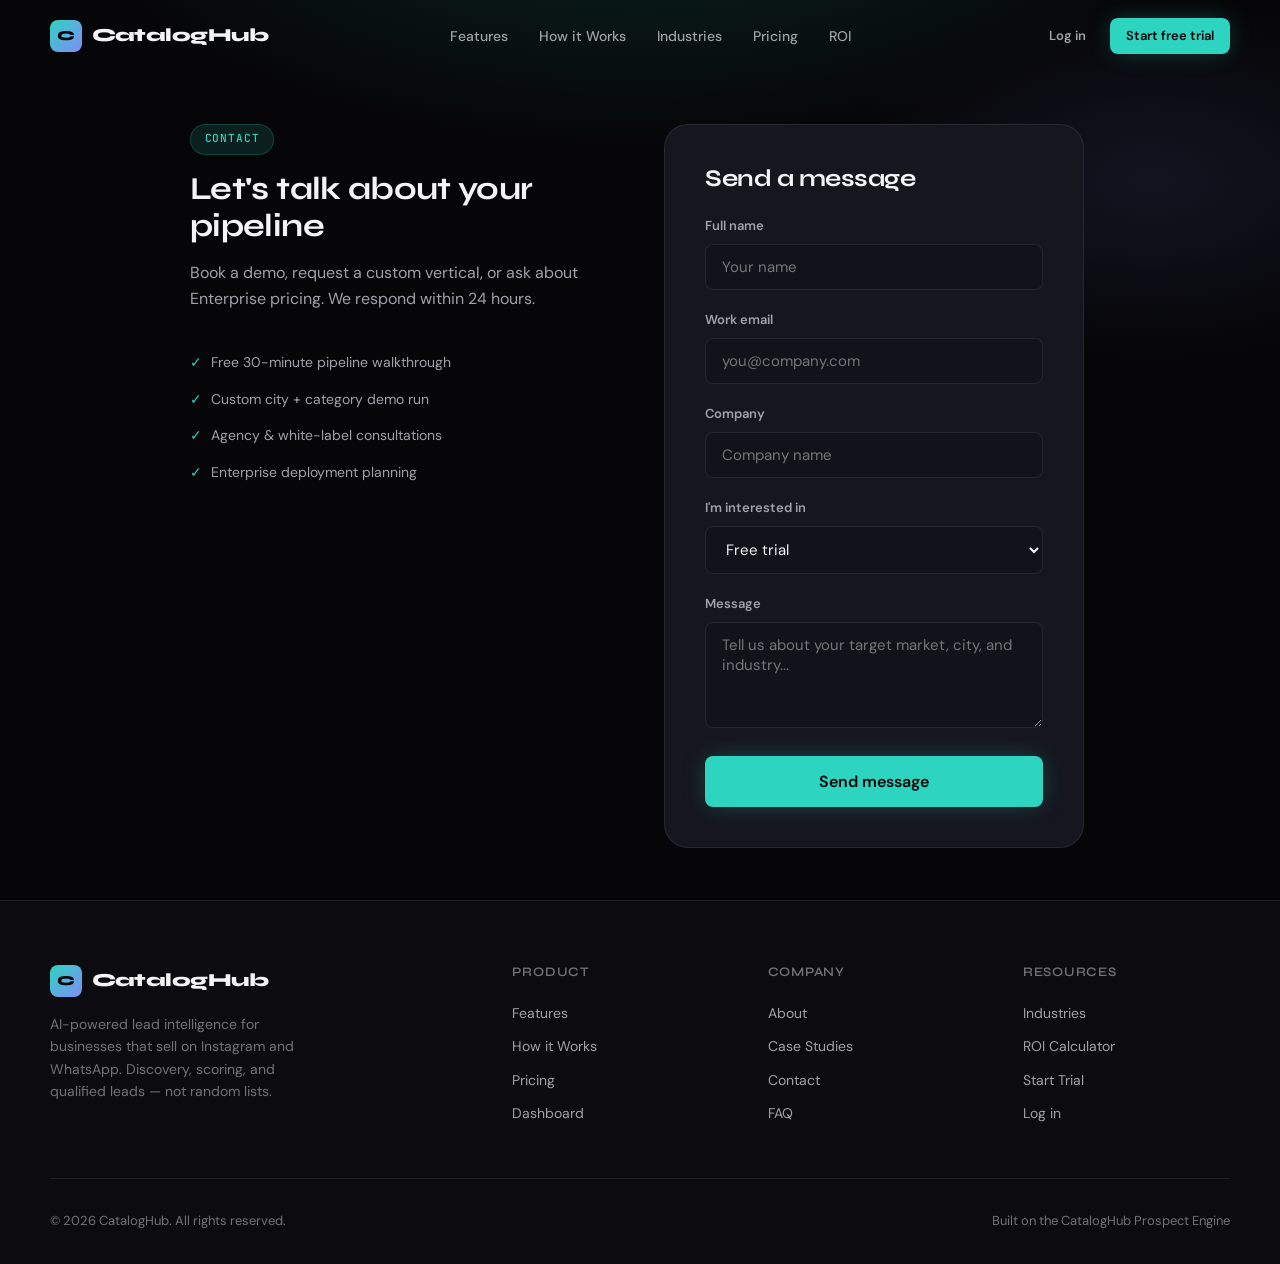
<file: contact.html>
<!DOCTYPE html>
<html lang="en">
<head>
  <meta charset="UTF-8">
  <meta name="viewport" content="width=device-width, initial-scale=1.0">
  <title>Contact — CatalogHub</title>
  <link rel="stylesheet" href="css/main.css">
</head>
<body data-page="contact">
  <div id="site-header"></div>
  <main>
    <section class="form-page">
      <div style="display:grid;grid-template-columns:1fr 1fr;gap:3rem;align-items:start;width:min(100%,900px)">
        <div class="reveal">
          <span class="section-label">Contact</span>
          <h1 style="font-size:2rem;margin:1rem 0">Let's talk about your pipeline</h1>
          <p style="color:var(--text-secondary);margin-bottom:2rem">Book a demo, request a custom vertical, or ask about Enterprise pricing. We respond within 24 hours.</p>
          <ul class="pricing-features">
            <li>Free 30-minute pipeline walkthrough</li>
            <li>Custom city + category demo run</li>
            <li>Agency &amp; white-label consultations</li>
            <li>Enterprise deployment planning</li>
          </ul>
        </div>
        <div class="auth-card reveal">
          <h1 style="font-size:1.5rem">Send a message</h1>
          <form data-contact-form style="margin-top:1.5rem">
            <div class="form-group">
              <label for="name">Full name</label>
              <input type="text" id="name" name="name" required placeholder="Your name">
            </div>
            <div class="form-group">
              <label for="email">Work email</label>
              <input type="email" id="email" name="email" required placeholder="you@company.com">
            </div>
            <div class="form-group">
              <label for="company">Company</label>
              <input type="text" id="company" name="company" placeholder="Company name">
            </div>
            <div class="form-group">
              <label for="interest">I'm interested in</label>
              <select id="interest" name="interest">
                <option>Free trial</option>
                <option>Agency / white-label plan</option>
                <option>Enterprise deployment</option>
                <option>Custom pipeline run</option>
                <option>Partnership</option>
              </select>
            </div>
            <div class="form-group">
              <label for="message">Message</label>
              <textarea id="message" name="message" rows="4" placeholder="Tell us about your target market, city, and industry..."></textarea>
            </div>
            <button type="submit" class="btn btn-primary btn-block btn-lg">Send message</button>
          </form>
        </div>
      </div>
    </section>
  </main>
  <div id="site-footer"></div>
  <script src="js/layout.js"></script>
  <script src="js/main.js"></script>
  <style>
    @media (max-width:768px) {
      .form-page > div { grid-template-columns: 1fr !important; }
    }
  </style>
</body>
</html>
</file>
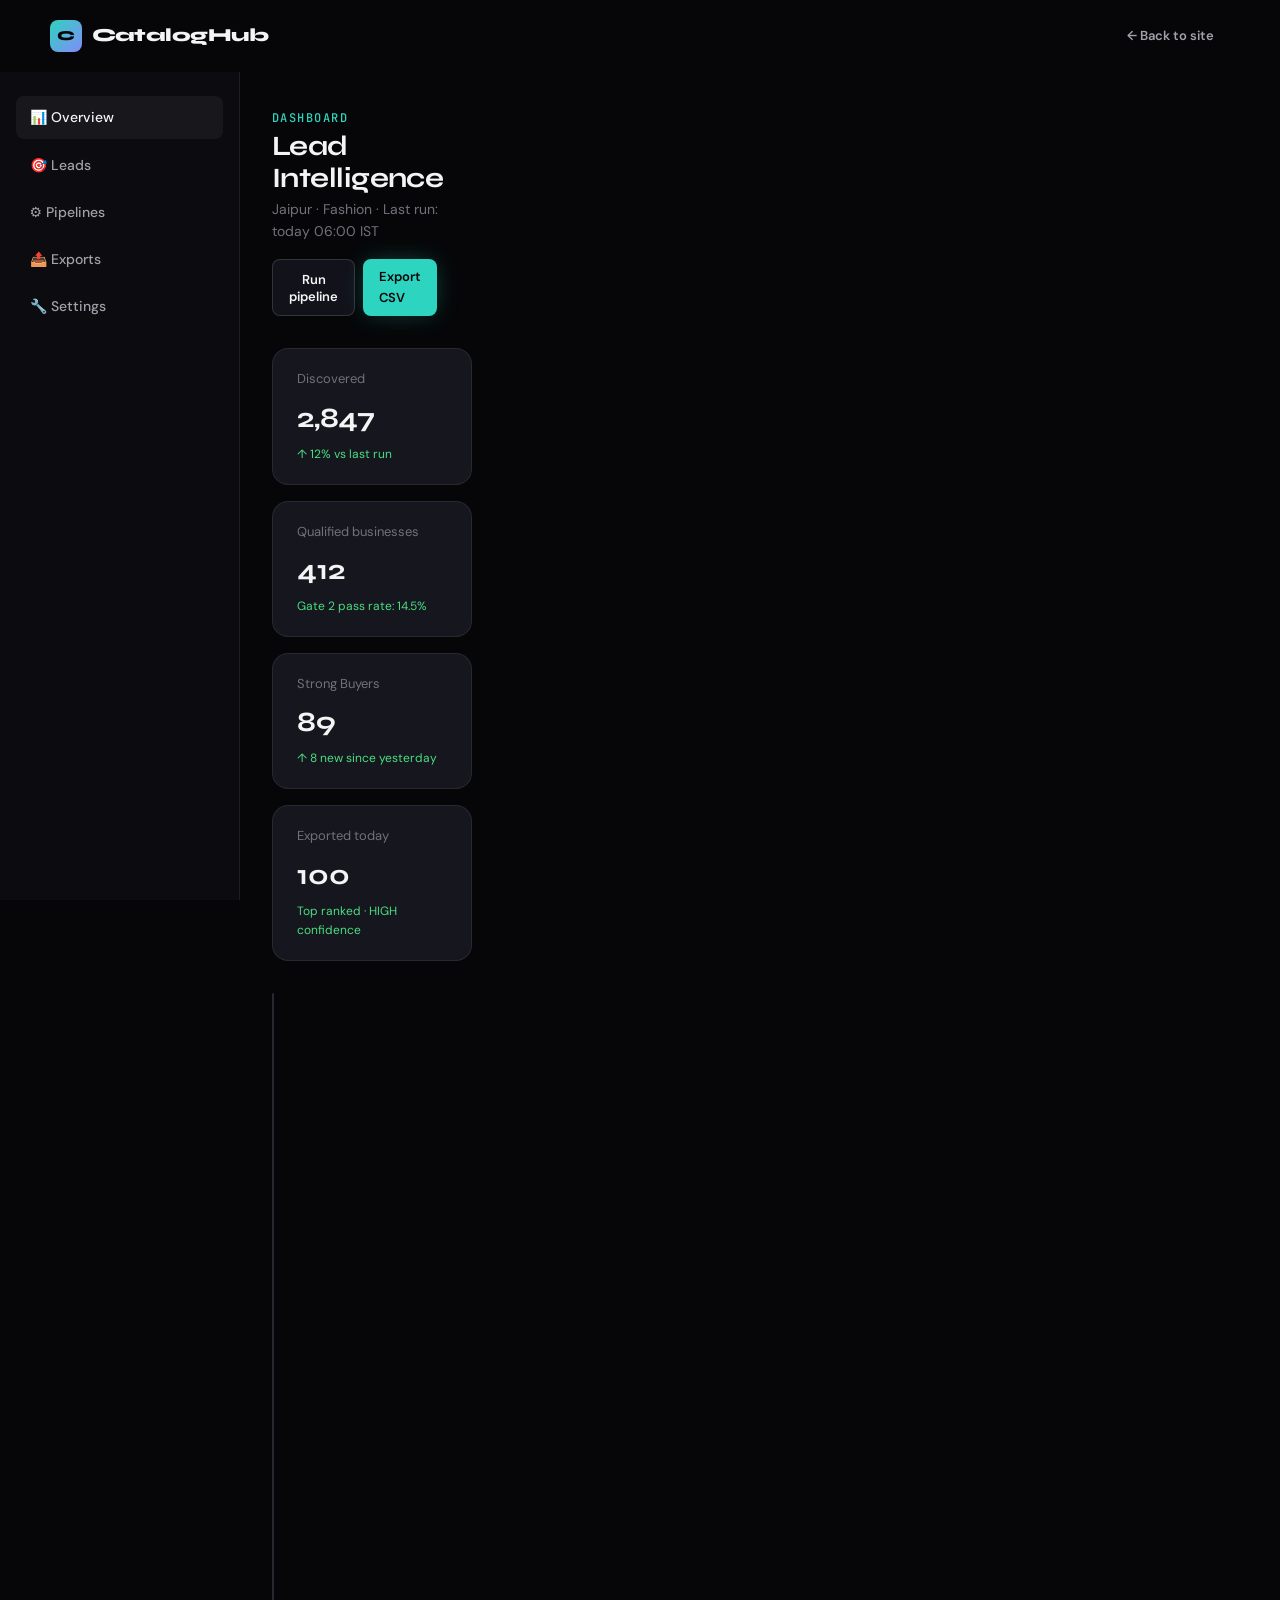
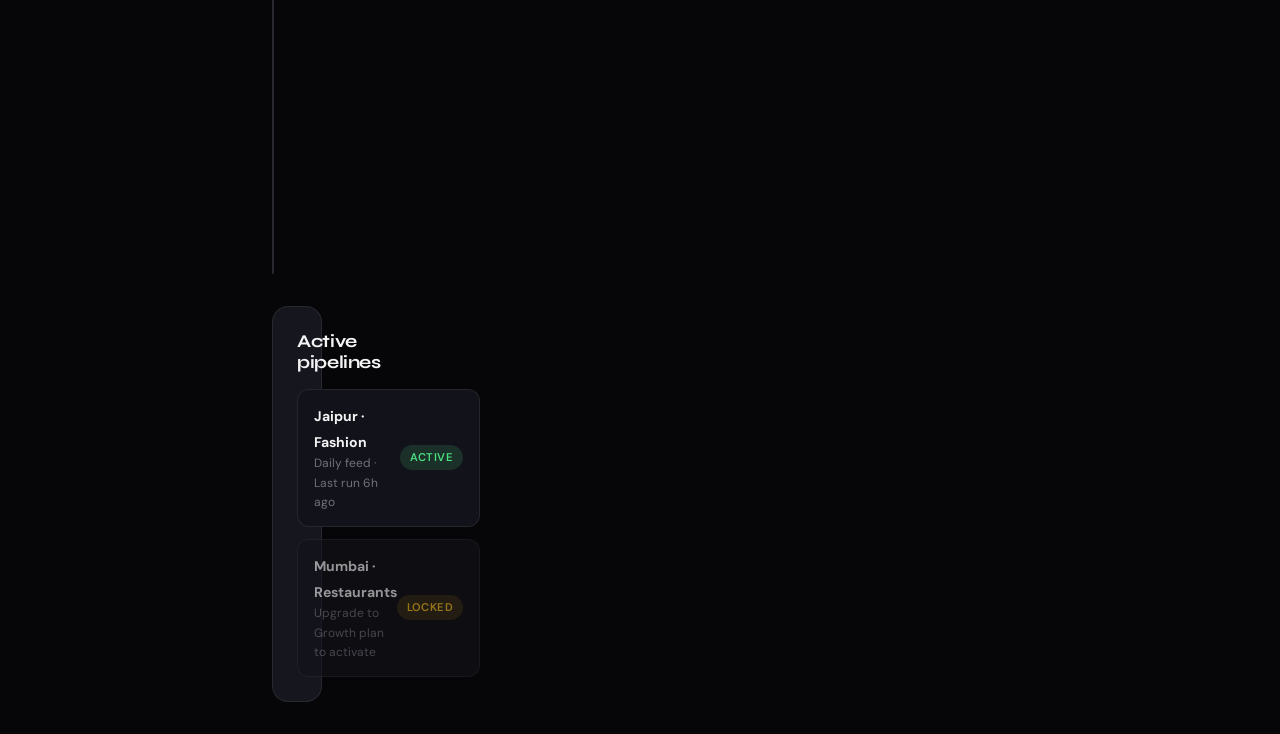
<file: dashboard.html>
<!DOCTYPE html>
<html lang="en">
<head>
  <meta charset="UTF-8">
  <meta name="viewport" content="width=device-width, initial-scale=1.0">
  <title>Dashboard — CatalogHub</title>
  <link rel="stylesheet" href="css/main.css">
</head>
<body data-page="dashboard">
  <div id="site-header"></div>
  <div class="dashboard-layout">
    <aside class="dashboard-sidebar">
      <nav class="sidebar-nav" aria-label="Dashboard navigation">
        <a href="dashboard.html" class="active">📊 Overview</a>
        <a href="dashboard.html#leads">🎯 Leads</a>
        <a href="dashboard.html#pipelines">⚙️ Pipelines</a>
        <a href="dashboard.html#exports">📤 Exports</a>
        <a href="dashboard.html#settings">🔧 Settings</a>
      </nav>
    </aside>
    <main class="dashboard-main">
      <div class="dashboard-header reveal">
        <div>
          <span class="eyebrow">Dashboard</span>
          <h1>Lead Intelligence</h1>
          <p style="color:var(--text-muted);font-size:0.875rem;margin-top:0.25rem">Jaipur · Fashion · Last run: today 06:00 IST</p>
        </div>
        <div style="display:flex;gap:0.5rem">
          <button class="btn btn-secondary btn-sm">Run pipeline</button>
          <a href="#" class="btn btn-primary btn-sm">Export CSV</a>
        </div>
      </div>

      <div class="stats-grid reveal">
        <div class="stat-card">
          <div class="stat-label">Discovered</div>
          <div class="stat-value">2,847</div>
          <div class="stat-change">↑ 12% vs last run</div>
        </div>
        <div class="stat-card">
          <div class="stat-label">Qualified businesses</div>
          <div class="stat-value">412</div>
          <div class="stat-change">Gate 2 pass rate: 14.5%</div>
        </div>
        <div class="stat-card">
          <div class="stat-label">Strong Buyers</div>
          <div class="stat-value">89</div>
          <div class="stat-change">↑ 8 new since yesterday</div>
        </div>
        <div class="stat-card">
          <div class="stat-label">Exported today</div>
          <div class="stat-value">100</div>
          <div class="stat-change">Top ranked · HIGH confidence</div>
        </div>
      </div>

      <div class="data-table-wrap reveal" id="leads">
        <div class="data-table-header">
          <div>
            <h3 style="font-size:1rem">Today's ranked leads</h3>
            <p style="font-size:0.8125rem;color:var(--text-muted)">hot_buyers_2026_06_21 · Top 100 · Activity score ≥70</p>
          </div>
          <div style="display:flex;gap:0.5rem">
            <select style="padding:0.4rem 0.75rem;background:var(--bg-elevated);border:1px solid var(--border);border-radius:var(--radius-sm);color:var(--text-primary);font-size:0.8125rem">
              <option>All tiers</option>
              <option>Strong Buyer</option>
              <option>Possible Buyer</option>
            </select>
          </div>
        </div>
        <table class="data-table">
          <thead>
            <tr>
              <th>#</th>
              <th>Account</th>
              <th>Category</th>
              <th>Followers</th>
              <th>Activity</th>
              <th>Buyer fit</th>
              <th>Signals</th>
            </tr>
          </thead>
          <tbody>
            <tr>
              <td>1</td>
              <td><strong>@jaipur_boutique_official</strong></td>
              <td>Clothing</td>
              <td>24,500</td>
              <td><strong style="color:var(--accent)">94</strong></td>
              <td><span class="badge badge-strong">Strong</span></td>
              <td style="font-size:0.75rem;color:var(--text-muted)">WhatsApp · DM order</td>
            </tr>
            <tr>
              <td>2</td>
              <td><strong>@ethnic_wear_jaipur</strong></td>
              <td>Clothing</td>
              <td>18,200</td>
              <td><strong style="color:var(--accent)">91</strong></td>
              <td><span class="badge badge-strong">Strong</span></td>
              <td style="font-size:0.75rem;color:var(--text-muted)">WhatsApp · No website</td>
            </tr>
            <tr>
              <td>3</td>
              <td><strong>@royal_jewels_in</strong></td>
              <td>Jewellery</td>
              <td>31,800</td>
              <td><strong style="color:var(--accent)">88</strong></td>
              <td><span class="badge badge-strong">Strong</span></td>
              <td style="font-size:0.75rem;color:var(--text-muted)">Linktree · DM order</td>
            </tr>
            <tr>
              <td>4</td>
              <td><strong>@surat_fashion_hub</strong></td>
              <td>Mixed</td>
              <td>12,400</td>
              <td><strong style="color:var(--accent)">85</strong></td>
              <td><span class="badge badge-high">Possible</span></td>
              <td style="font-size:0.75rem;color:var(--text-muted)">Google Form · WhatsApp</td>
            </tr>
            <tr>
              <td>5</td>
              <td><strong>@delhi_street_style</strong></td>
              <td>Clothing</td>
              <td>9,800</td>
              <td><strong style="color:var(--accent)">82</strong></td>
              <td><span class="badge badge-high">Possible</span></td>
              <td style="font-size:0.75rem;color:var(--text-muted)">WhatsApp · Manual</td>
            </tr>
          </tbody>
        </table>
        <div class="empty-state" style="padding:1.25rem;border-top:1px solid var(--border)">
          Showing 5 of 100 leads · <a href="signup.html" style="color:var(--accent)">Upgrade to export full feed</a>
        </div>
      </div>

      <div class="card reveal mt-2" id="pipelines" style="margin-top:2rem;padding:1.5rem">
        <h3 style="margin-bottom:1rem">Active pipelines</h3>
        <div style="display:grid;gap:0.75rem">
          <div style="display:flex;justify-content:space-between;align-items:center;padding:0.85rem 1rem;background:var(--bg-elevated);border-radius:var(--radius-md);border:1px solid var(--border)">
            <div>
              <strong style="font-size:0.875rem">Jaipur · Fashion</strong>
              <span style="display:block;font-size:0.75rem;color:var(--text-muted)">Daily feed · Last run 6h ago</span>
            </div>
            <span class="badge badge-high">Active</span>
          </div>
          <div style="display:flex;justify-content:space-between;align-items:center;padding:0.85rem 1rem;background:var(--bg-elevated);border-radius:var(--radius-md);border:1px solid var(--border);opacity:0.6">
            <div>
              <strong style="font-size:0.875rem">Mumbai · Restaurants</strong>
              <span style="display:block;font-size:0.75rem;color:var(--text-muted)">Upgrade to Growth plan to activate</span>
            </div>
            <span class="badge badge-warm">Locked</span>
          </div>
        </div>
      </div>
    </main>
  </div>
  <script src="js/layout.js"></script>
  <script src="js/main.js"></script>
</body>
</html>
</file>
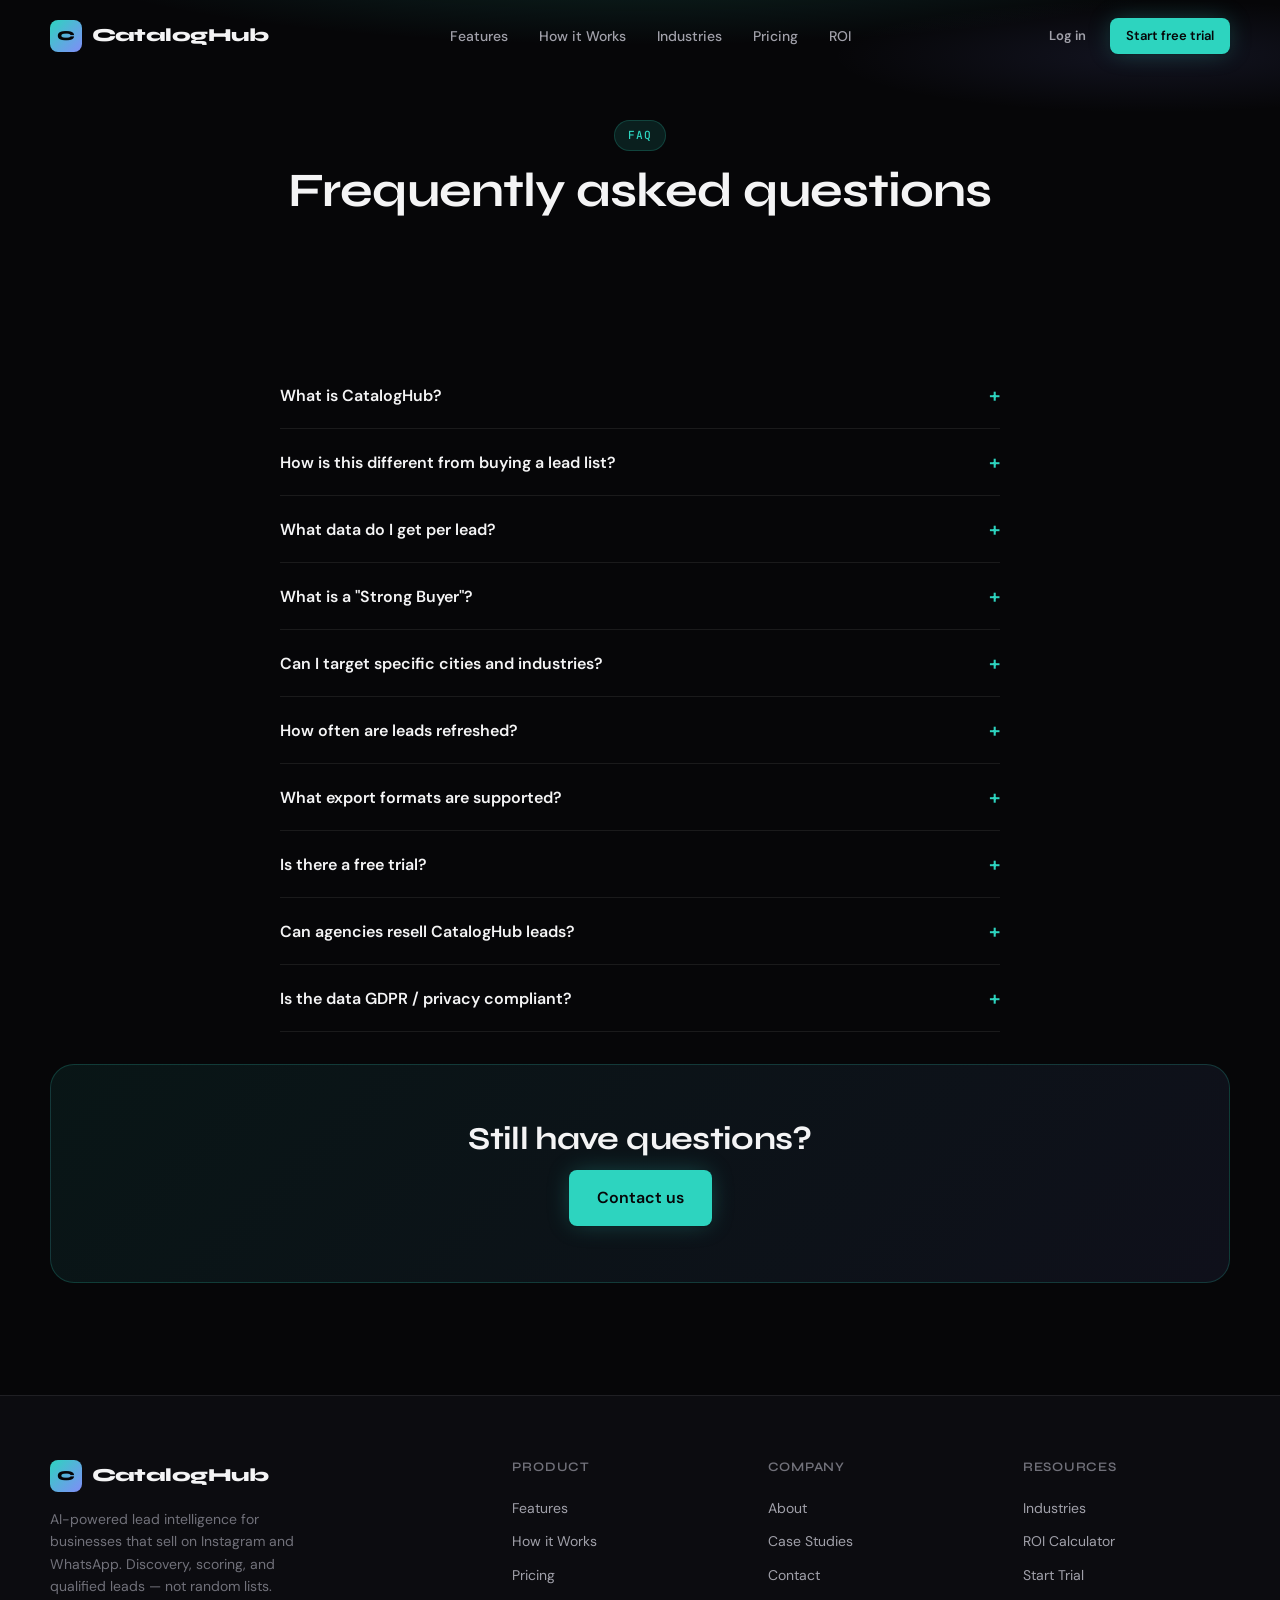
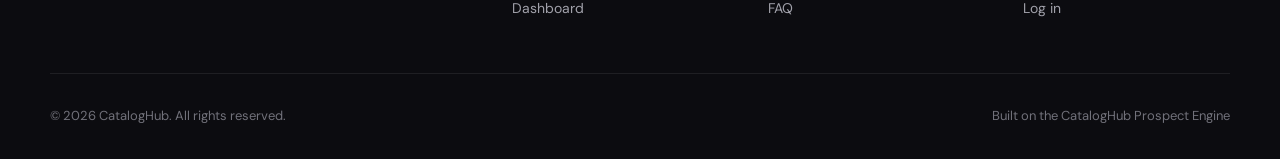
<file: faq.html>
<!DOCTYPE html>
<html lang="en">
<head>
  <meta charset="UTF-8">
  <meta name="viewport" content="width=device-width, initial-scale=1.0">
  <title>FAQ — CatalogHub</title>
  <link rel="stylesheet" href="css/main.css">
</head>
<body data-page="faq">
  <div id="site-header"></div>
  <main>
    <header class="page-banner">
      <div class="container reveal">
        <span class="section-label">FAQ</span>
        <h1>Frequently asked questions</h1>
      </div>
    </header>

    <section>
      <div class="container">
        <div class="faq-list reveal">
          <div class="faq-item">
            <button class="faq-question">What is CatalogHub?</button>
            <div class="faq-answer"><div class="faq-answer-inner">CatalogHub is a lead intelligence platform powered by two production engines — a Python daily feed scraper and a TypeScript prospect pipeline. It discovers businesses on Instagram and Google Maps, qualifies them through multi-gate filters, scores buying intent, and delivers ranked, export-ready leads.</div></div>
          </div>
          <div class="faq-item">
            <button class="faq-question">How is this different from buying a lead list?</button>
            <div class="faq-answer"><div class="faq-answer-inner">Purchased lists are static, unverified, often contain duplicates, and have 1–3% close rates. CatalogHub discovers active accounts in real time, runs them through business and buyer qualification gates, scores by activity and intent, and ranks by recency. Typical close rates on Strong Buyer leads are 10–15%.</div></div>
          </div>
          <div class="faq-item">
            <button class="faq-question">What data do I get per lead?</button>
            <div class="faq-answer"><div class="faq-answer-inner">Username, platform (Instagram/YouTube), category, followers, engagement rate, avg views/likes/comments, posting frequency, last post date, activity score (0–100), conversion signals (WhatsApp, Shopify, DM-to-order), lead confidence (HIGH/MEDIUM/LOW), buyer fit label (Strong/Possible/Weak), profile URL, and enriched contact details when available.</div></div>
          </div>
          <div class="faq-item">
            <button class="faq-question">What is a "Strong Buyer"?</button>
            <div class="faq-answer"><div class="faq-answer-inner">A Strong Buyer is an account that passes Gate 3 buyer qualification — typically an Instagram seller with WhatsApp-led ordering, no dedicated ecommerce website, manual workflow detected, and confirmed India market fit. These are the highest-converting leads in your feed.</div></div>
          </div>
          <div class="faq-item">
            <button class="faq-question">Can I target specific cities and industries?</button>
            <div class="faq-answer"><div class="faq-answer-inner">Yes. Configure pipelines by city (Mumbai, Jaipur, Surat, Delhi, etc.) and vertical (fashion, food, fitness, beauty, real estate). Discovery uses city-specific hashtags, Google Maps listings, and regional hub accounts.</div></div>
          </div>
          <div class="faq-item">
            <button class="faq-question">How often are leads refreshed?</button>
            <div class="faq-answer"><div class="faq-answer-inner">Daily feed mode generates a new ranked top-100 list every 24 hours. You can also run on-demand pipeline jobs for specific city/category combinations. Permanent dedup ensures you never receive the same rejected account twice.</div></div>
          </div>
          <div class="faq-item">
            <button class="faq-question">What export formats are supported?</button>
            <div class="faq-answer"><div class="faq-answer-inner">Dashboard (live), CSV, Excel (.xlsx), and Google Sheets with dated tabs (hot_buyers_YYYY_MM_DD). Agency plans include white-label exports and API access.</div></div>
          </div>
          <div class="faq-item">
            <button class="faq-question">Is there a free trial?</button>
            <div class="faq-answer"><div class="faq-answer-inner">Yes — 14 days free with 500 qualified leads included. No credit card required. Your first ranked feed is delivered within 24 hours of setup.</div></div>
          </div>
          <div class="faq-item">
            <button class="faq-question">Can agencies resell CatalogHub leads?</button>
            <div class="faq-answer"><div class="faq-answer-inner">Yes. The Agency plan includes multi-client workspaces, white-label exports, and custom branding. Many agencies package "50 qualified leads/month" as a ₹25K retainer service — a 3–5× markup on the CatalogHub subscription cost.</div></div>
          </div>
          <div class="faq-item">
            <button class="faq-question">Is the data GDPR / privacy compliant?</button>
            <div class="faq-answer"><div class="faq-answer-inner">CatalogHub only processes publicly available business profile data from Instagram and Google Maps. We do not scrape private accounts or personal data. All leads are business accounts with public selling intent signals.</div></div>
          </div>
        </div>
        <div class="cta-band reveal mt-2">
          <h2>Still have questions?</h2>
          <div class="cta-actions">
            <a href="contact.html" class="btn btn-primary btn-lg">Contact us</a>
          </div>
        </div>
      </div>
    </section>
  </main>
  <div id="site-footer"></div>
  <script src="js/layout.js"></script>
  <script src="js/main.js"></script>
</body>
</html>
</file>
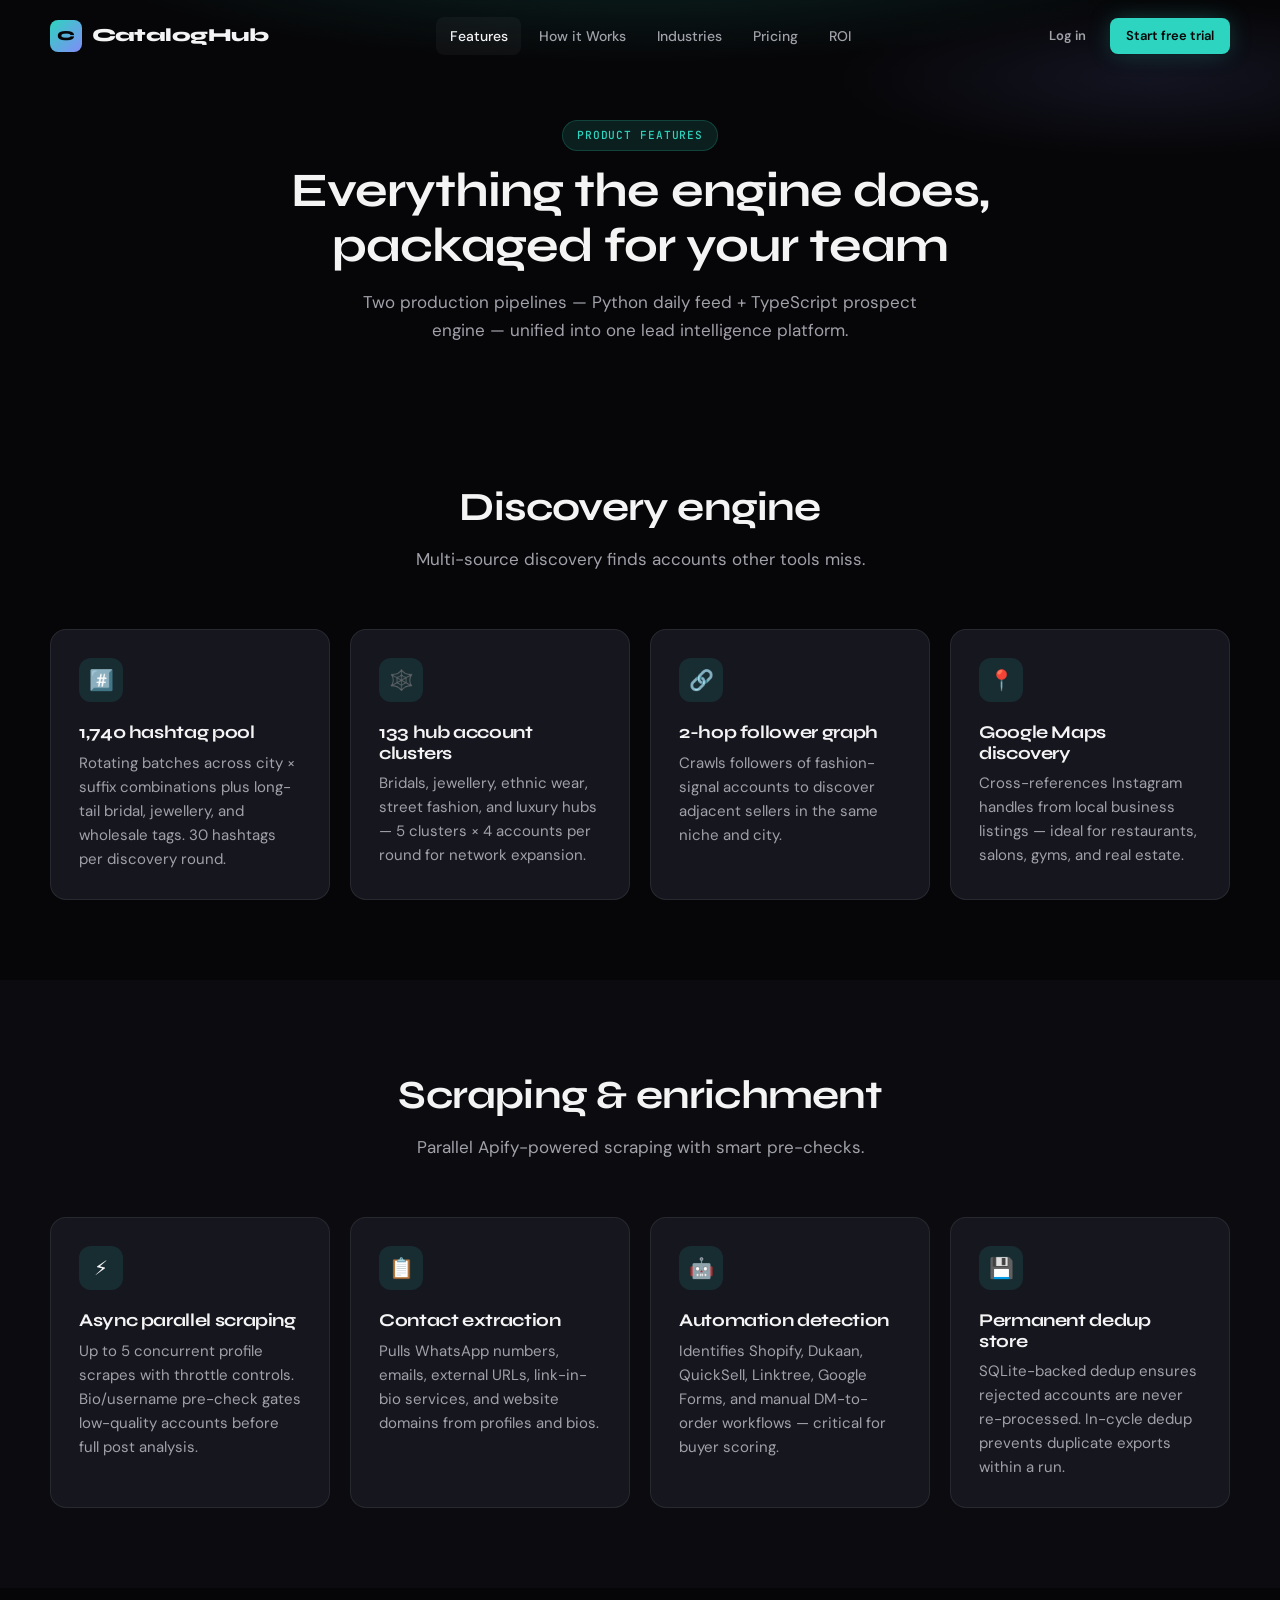
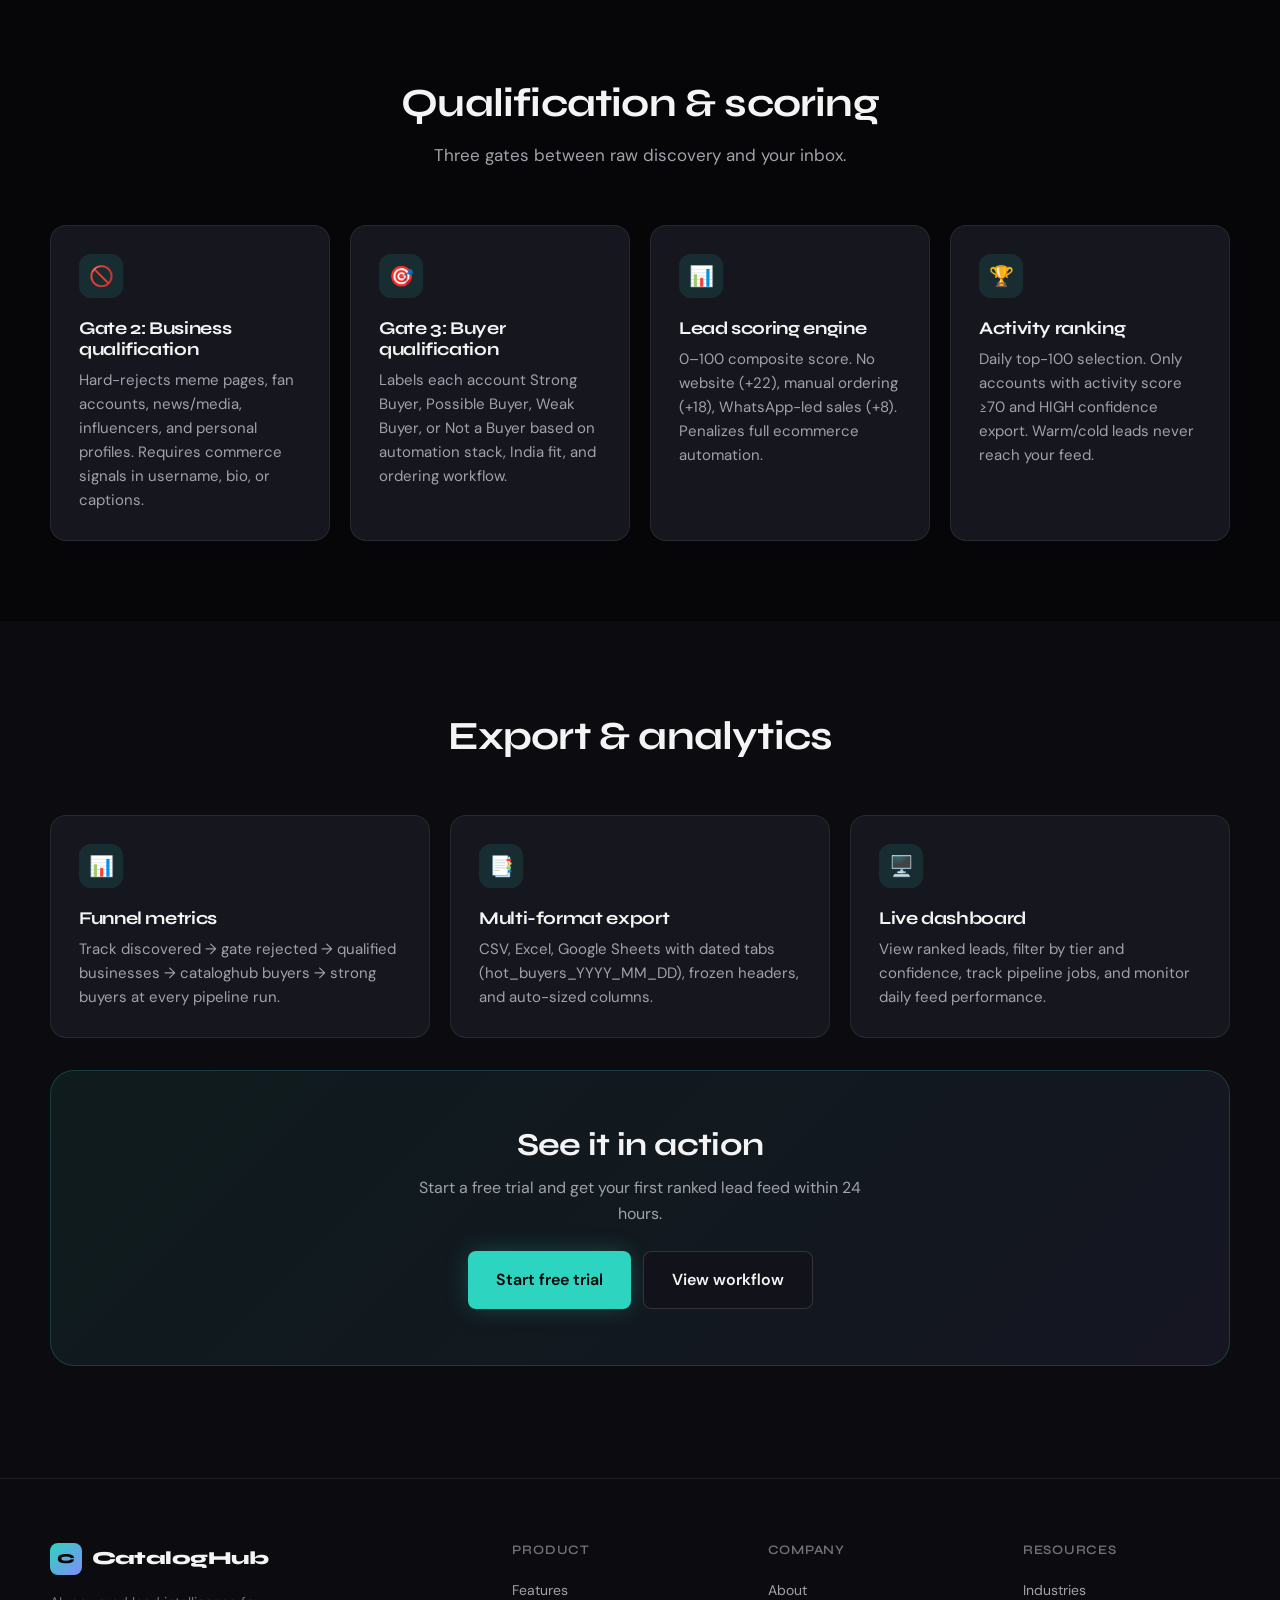
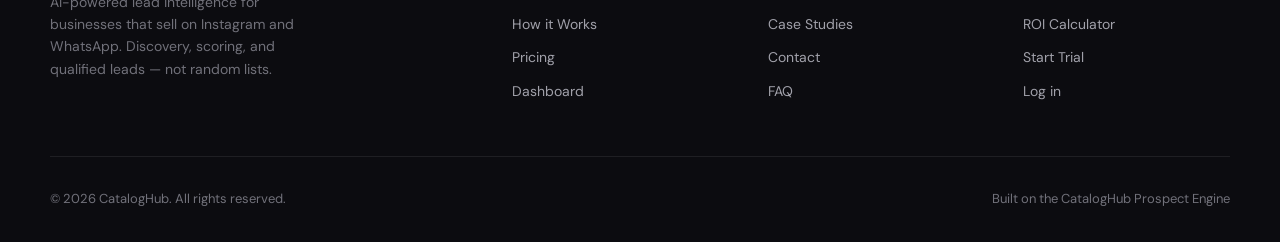
<file: features.html>
<!DOCTYPE html>
<html lang="en">
<head>
  <meta charset="UTF-8">
  <meta name="viewport" content="width=device-width, initial-scale=1.0">
  <title>Features — CatalogHub</title>
  <link rel="stylesheet" href="css/main.css">
</head>
<body data-page="features">
  <div id="site-header"></div>
  <main>
    <header class="page-banner">
      <div class="container reveal">
        <span class="section-label">Product Features</span>
        <h1>Everything the engine does,<br>packaged for your team</h1>
        <p>Two production pipelines — Python daily feed + TypeScript prospect engine — unified into one lead intelligence platform.</p>
      </div>
    </header>

    <section>
      <div class="container">
        <div class="section-header reveal">
          <h2>Discovery engine</h2>
          <p>Multi-source discovery finds accounts other tools miss.</p>
        </div>
        <div class="card-grid">
          <article class="card reveal">
            <div class="card-icon">#️⃣</div>
            <h3>1,740 hashtag pool</h3>
            <p>Rotating batches across city × suffix combinations plus long-tail bridal, jewellery, and wholesale tags. 30 hashtags per discovery round.</p>
          </article>
          <article class="card reveal">
            <div class="card-icon">🕸️</div>
            <h3>133 hub account clusters</h3>
            <p>Bridals, jewellery, ethnic wear, street fashion, and luxury hubs — 5 clusters × 4 accounts per round for network expansion.</p>
          </article>
          <article class="card reveal">
            <div class="card-icon">🔗</div>
            <h3>2-hop follower graph</h3>
            <p>Crawls followers of fashion-signal accounts to discover adjacent sellers in the same niche and city.</p>
          </article>
          <article class="card reveal">
            <div class="card-icon">📍</div>
            <h3>Google Maps discovery</h3>
            <p>Cross-references Instagram handles from local business listings — ideal for restaurants, salons, gyms, and real estate.</p>
          </article>
        </div>
      </div>
    </section>

    <section class="bg-surface">
      <div class="container">
        <div class="section-header reveal">
          <h2>Scraping &amp; enrichment</h2>
          <p>Parallel Apify-powered scraping with smart pre-checks.</p>
        </div>
        <div class="card-grid">
          <article class="card reveal">
            <div class="card-icon">⚡</div>
            <h3>Async parallel scraping</h3>
            <p>Up to 5 concurrent profile scrapes with throttle controls. Bio/username pre-check gates low-quality accounts before full post analysis.</p>
          </article>
          <article class="card reveal">
            <div class="card-icon">📋</div>
            <h3>Contact extraction</h3>
            <p>Pulls WhatsApp numbers, emails, external URLs, link-in-bio services, and website domains from profiles and bios.</p>
          </article>
          <article class="card reveal">
            <div class="card-icon">🤖</div>
            <h3>Automation detection</h3>
            <p>Identifies Shopify, Dukaan, QuickSell, Linktree, Google Forms, and manual DM-to-order workflows — critical for buyer scoring.</p>
          </article>
          <article class="card reveal">
            <div class="card-icon">💾</div>
            <h3>Permanent dedup store</h3>
            <p>SQLite-backed dedup ensures rejected accounts are never re-processed. In-cycle dedup prevents duplicate exports within a run.</p>
          </article>
        </div>
      </div>
    </section>

    <section>
      <div class="container">
        <div class="section-header reveal">
          <h2>Qualification &amp; scoring</h2>
          <p>Three gates between raw discovery and your inbox.</p>
        </div>
        <div class="card-grid">
          <article class="card reveal">
            <div class="card-icon">🚫</div>
            <h3>Gate 2: Business qualification</h3>
            <p>Hard-rejects meme pages, fan accounts, news/media, influencers, and personal profiles. Requires commerce signals in username, bio, or captions.</p>
          </article>
          <article class="card reveal">
            <div class="card-icon">🎯</div>
            <h3>Gate 3: Buyer qualification</h3>
            <p>Labels each account Strong Buyer, Possible Buyer, Weak Buyer, or Not a Buyer based on automation stack, India fit, and ordering workflow.</p>
          </article>
          <article class="card reveal">
            <div class="card-icon">📊</div>
            <h3>Lead scoring engine</h3>
            <p>0–100 composite score. No website (+22), manual ordering (+18), WhatsApp-led sales (+8). Penalizes full ecommerce automation.</p>
          </article>
          <article class="card reveal">
            <div class="card-icon">🏆</div>
            <h3>Activity ranking</h3>
            <p>Daily top-100 selection. Only accounts with activity score ≥70 and HIGH confidence export. Warm/cold leads never reach your feed.</p>
          </article>
        </div>
      </div>
    </section>

    <section class="bg-surface">
      <div class="container">
        <div class="section-header reveal">
          <h2>Export &amp; analytics</h2>
        </div>
        <div class="card-grid">
          <article class="card reveal">
            <div class="card-icon">📊</div>
            <h3>Funnel metrics</h3>
            <p>Track discovered → gate rejected → qualified businesses → cataloghub buyers → strong buyers at every pipeline run.</p>
          </article>
          <article class="card reveal">
            <div class="card-icon">📑</div>
            <h3>Multi-format export</h3>
            <p>CSV, Excel, Google Sheets with dated tabs (hot_buyers_YYYY_MM_DD), frozen headers, and auto-sized columns.</p>
          </article>
          <article class="card reveal">
            <div class="card-icon">🖥️</div>
            <h3>Live dashboard</h3>
            <p>View ranked leads, filter by tier and confidence, track pipeline jobs, and monitor daily feed performance.</p>
          </article>
        </div>
        <div class="cta-band reveal mt-2">
          <h2>See it in action</h2>
          <p>Start a free trial and get your first ranked lead feed within 24 hours.</p>
          <div class="cta-actions">
            <a href="signup.html" class="btn btn-primary btn-lg">Start free trial</a>
            <a href="how-it-works.html" class="btn btn-secondary btn-lg">View workflow</a>
          </div>
        </div>
      </div>
    </section>
  </main>
  <div id="site-footer"></div>
  <script src="js/layout.js"></script>
  <script src="js/main.js"></script>
</body>
</html>
</file>
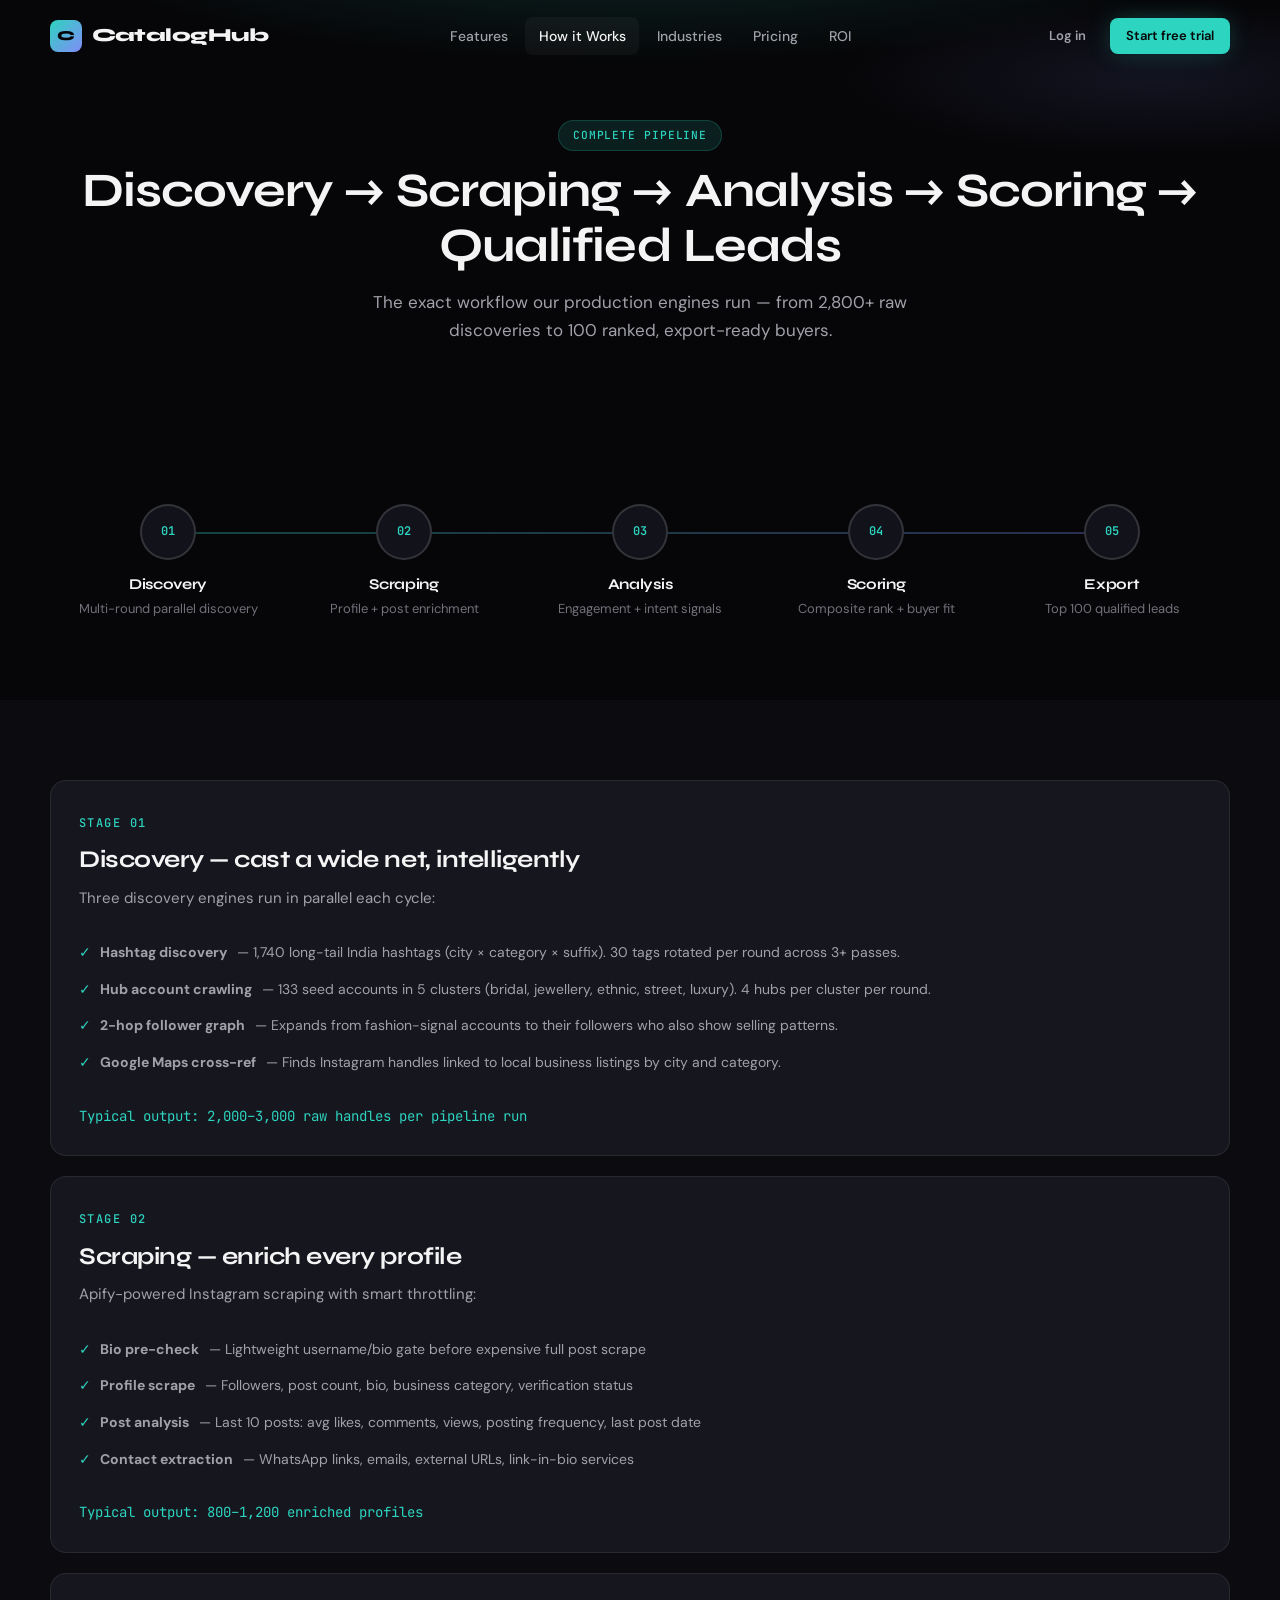
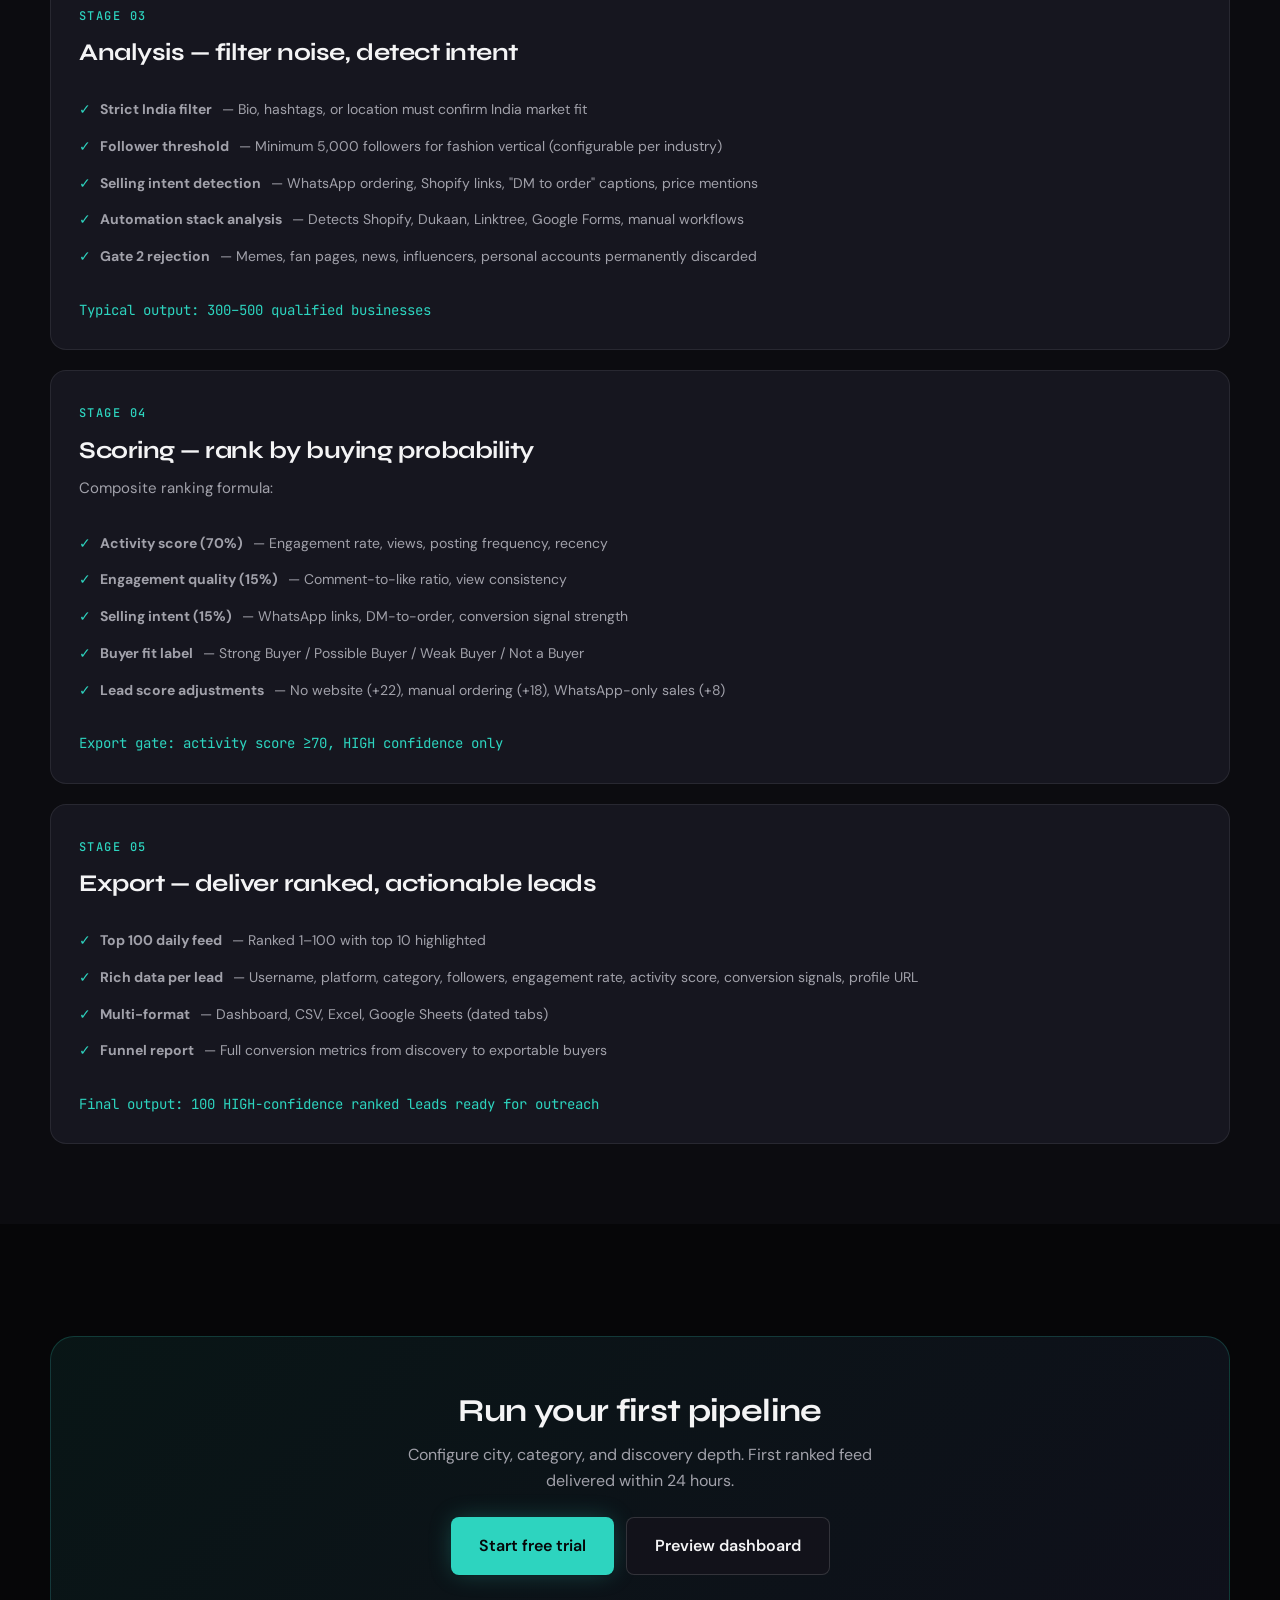
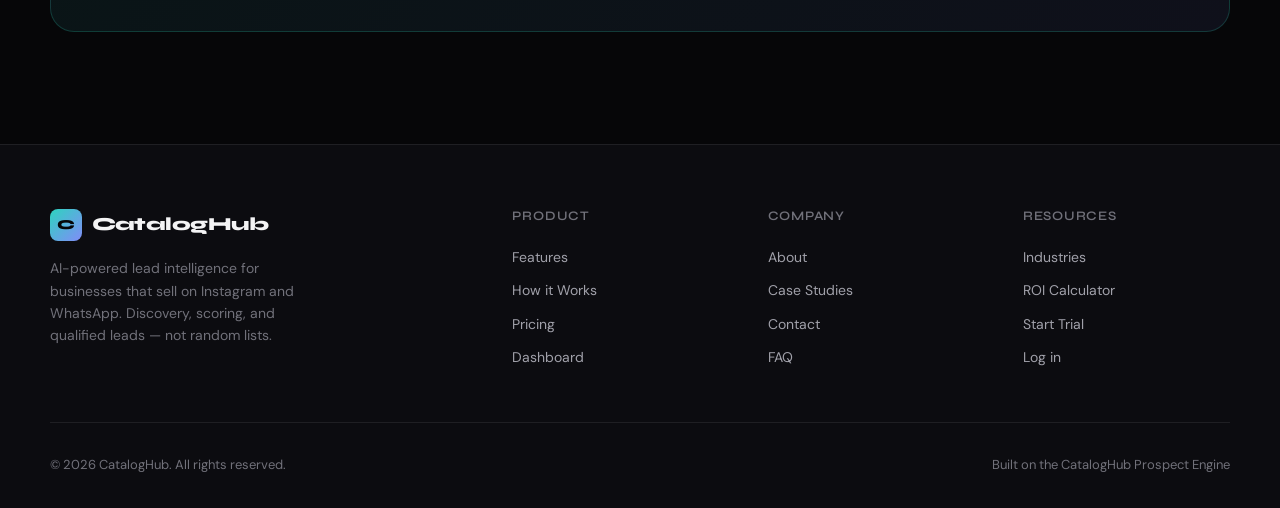
<file: how-it-works.html>
<!DOCTYPE html>
<html lang="en">
<head>
  <meta charset="UTF-8">
  <meta name="viewport" content="width=device-width, initial-scale=1.0">
  <title>How it Works — CatalogHub</title>
  <link rel="stylesheet" href="css/main.css">
</head>
<body data-page="how-it-works">
  <div id="site-header"></div>
  <main>
    <header class="page-banner">
      <div class="container reveal">
        <span class="section-label">Complete Pipeline</span>
        <h1>Discovery → Scraping → Analysis → Scoring → Qualified Leads</h1>
        <p>The exact workflow our production engines run — from 2,800+ raw discoveries to 100 ranked, export-ready buyers.</p>
      </div>
    </header>

    <section>
      <div class="container">
        <div class="pipeline-timeline reveal">
          <div class="timeline-step">
            <div class="timeline-dot">01</div>
            <h4>Discovery</h4>
            <p>Multi-round parallel discovery</p>
          </div>
          <div class="timeline-step">
            <div class="timeline-dot">02</div>
            <h4>Scraping</h4>
            <p>Profile + post enrichment</p>
          </div>
          <div class="timeline-step">
            <div class="timeline-dot">03</div>
            <h4>Analysis</h4>
            <p>Engagement + intent signals</p>
          </div>
          <div class="timeline-step">
            <div class="timeline-dot">04</div>
            <h4>Scoring</h4>
            <p>Composite rank + buyer fit</p>
          </div>
          <div class="timeline-step">
            <div class="timeline-dot">05</div>
            <h4>Export</h4>
            <p>Top 100 qualified leads</p>
          </div>
        </div>
      </div>
    </section>

    <section class="bg-surface">
      <div class="container">
        <article class="card reveal" style="margin-bottom:1.25rem">
          <span class="eyebrow">Stage 01</span>
          <h3 style="font-size:1.5rem;margin:0.75rem 0">Discovery — cast a wide net, intelligently</h3>
          <p style="color:var(--text-secondary);margin-bottom:1rem">Three discovery engines run in parallel each cycle:</p>
          <ul class="pricing-features">
            <li><strong>Hashtag discovery</strong> — 1,740 long-tail India hashtags (city × category × suffix). 30 tags rotated per round across 3+ passes.</li>
            <li><strong>Hub account crawling</strong> — 133 seed accounts in 5 clusters (bridal, jewellery, ethnic, street, luxury). 4 hubs per cluster per round.</li>
            <li><strong>2-hop follower graph</strong> — Expands from fashion-signal accounts to their followers who also show selling patterns.</li>
            <li><strong>Google Maps cross-ref</strong> — Finds Instagram handles linked to local business listings by city and category.</li>
          </ul>
          <p style="margin-top:1rem;font-family:var(--font-mono);font-size:0.875rem;color:var(--accent)">Typical output: 2,000–3,000 raw handles per pipeline run</p>
        </article>

        <article class="card reveal" style="margin-bottom:1.25rem">
          <span class="eyebrow">Stage 02</span>
          <h3 style="font-size:1.5rem;margin:0.75rem 0">Scraping — enrich every profile</h3>
          <p style="color:var(--text-secondary);margin-bottom:1rem">Apify-powered Instagram scraping with smart throttling:</p>
          <ul class="pricing-features">
            <li><strong>Bio pre-check</strong> — Lightweight username/bio gate before expensive full post scrape</li>
            <li><strong>Profile scrape</strong> — Followers, post count, bio, business category, verification status</li>
            <li><strong>Post analysis</strong> — Last 10 posts: avg likes, comments, views, posting frequency, last post date</li>
            <li><strong>Contact extraction</strong> — WhatsApp links, emails, external URLs, link-in-bio services</li>
          </ul>
          <p style="margin-top:1rem;font-family:var(--font-mono);font-size:0.875rem;color:var(--accent)">Typical output: 800–1,200 enriched profiles</p>
        </article>

        <article class="card reveal" style="margin-bottom:1.25rem">
          <span class="eyebrow">Stage 03</span>
          <h3 style="font-size:1.5rem;margin:0.75rem 0">Analysis — filter noise, detect intent</h3>
          <ul class="pricing-features">
            <li><strong>Strict India filter</strong> — Bio, hashtags, or location must confirm India market fit</li>
            <li><strong>Follower threshold</strong> — Minimum 5,000 followers for fashion vertical (configurable per industry)</li>
            <li><strong>Selling intent detection</strong> — WhatsApp ordering, Shopify links, "DM to order" captions, price mentions</li>
            <li><strong>Automation stack analysis</strong> — Detects Shopify, Dukaan, Linktree, Google Forms, manual workflows</li>
            <li><strong>Gate 2 rejection</strong> — Memes, fan pages, news, influencers, personal accounts permanently discarded</li>
          </ul>
          <p style="margin-top:1rem;font-family:var(--font-mono);font-size:0.875rem;color:var(--accent)">Typical output: 300–500 qualified businesses</p>
        </article>

        <article class="card reveal" style="margin-bottom:1.25rem">
          <span class="eyebrow">Stage 04</span>
          <h3 style="font-size:1.5rem;margin:0.75rem 0">Scoring — rank by buying probability</h3>
          <p style="color:var(--text-secondary);margin-bottom:1rem">Composite ranking formula:</p>
          <ul class="pricing-features">
            <li><strong>Activity score (70%)</strong> — Engagement rate, views, posting frequency, recency</li>
            <li><strong>Engagement quality (15%)</strong> — Comment-to-like ratio, view consistency</li>
            <li><strong>Selling intent (15%)</strong> — WhatsApp links, DM-to-order, conversion signal strength</li>
            <li><strong>Buyer fit label</strong> — Strong Buyer / Possible Buyer / Weak Buyer / Not a Buyer</li>
            <li><strong>Lead score adjustments</strong> — No website (+22), manual ordering (+18), WhatsApp-only sales (+8)</li>
          </ul>
          <p style="margin-top:1rem;font-family:var(--font-mono);font-size:0.875rem;color:var(--accent)">Export gate: activity score ≥70, HIGH confidence only</p>
        </article>

        <article class="card reveal">
          <span class="eyebrow">Stage 05</span>
          <h3 style="font-size:1.5rem;margin:0.75rem 0">Export — deliver ranked, actionable leads</h3>
          <ul class="pricing-features">
            <li><strong>Top 100 daily feed</strong> — Ranked 1–100 with top 10 highlighted</li>
            <li><strong>Rich data per lead</strong> — Username, platform, category, followers, engagement rate, activity score, conversion signals, profile URL</li>
            <li><strong>Multi-format</strong> — Dashboard, CSV, Excel, Google Sheets (dated tabs)</li>
            <li><strong>Funnel report</strong> — Full conversion metrics from discovery to exportable buyers</li>
          </ul>
          <p style="margin-top:1rem;font-family:var(--font-mono);font-size:0.875rem;color:var(--accent)">Final output: 100 HIGH-confidence ranked leads ready for outreach</p>
        </article>
      </div>
    </section>

    <section>
      <div class="container">
        <div class="cta-band reveal">
          <h2>Run your first pipeline</h2>
          <p>Configure city, category, and discovery depth. First ranked feed delivered within 24 hours.</p>
          <div class="cta-actions">
            <a href="signup.html" class="btn btn-primary btn-lg">Start free trial</a>
            <a href="dashboard.html" class="btn btn-secondary btn-lg">Preview dashboard</a>
          </div>
        </div>
      </div>
    </section>
  </main>
  <div id="site-footer"></div>
  <script src="js/layout.js"></script>
  <script src="js/main.js"></script>
</body>
</html>
</file>
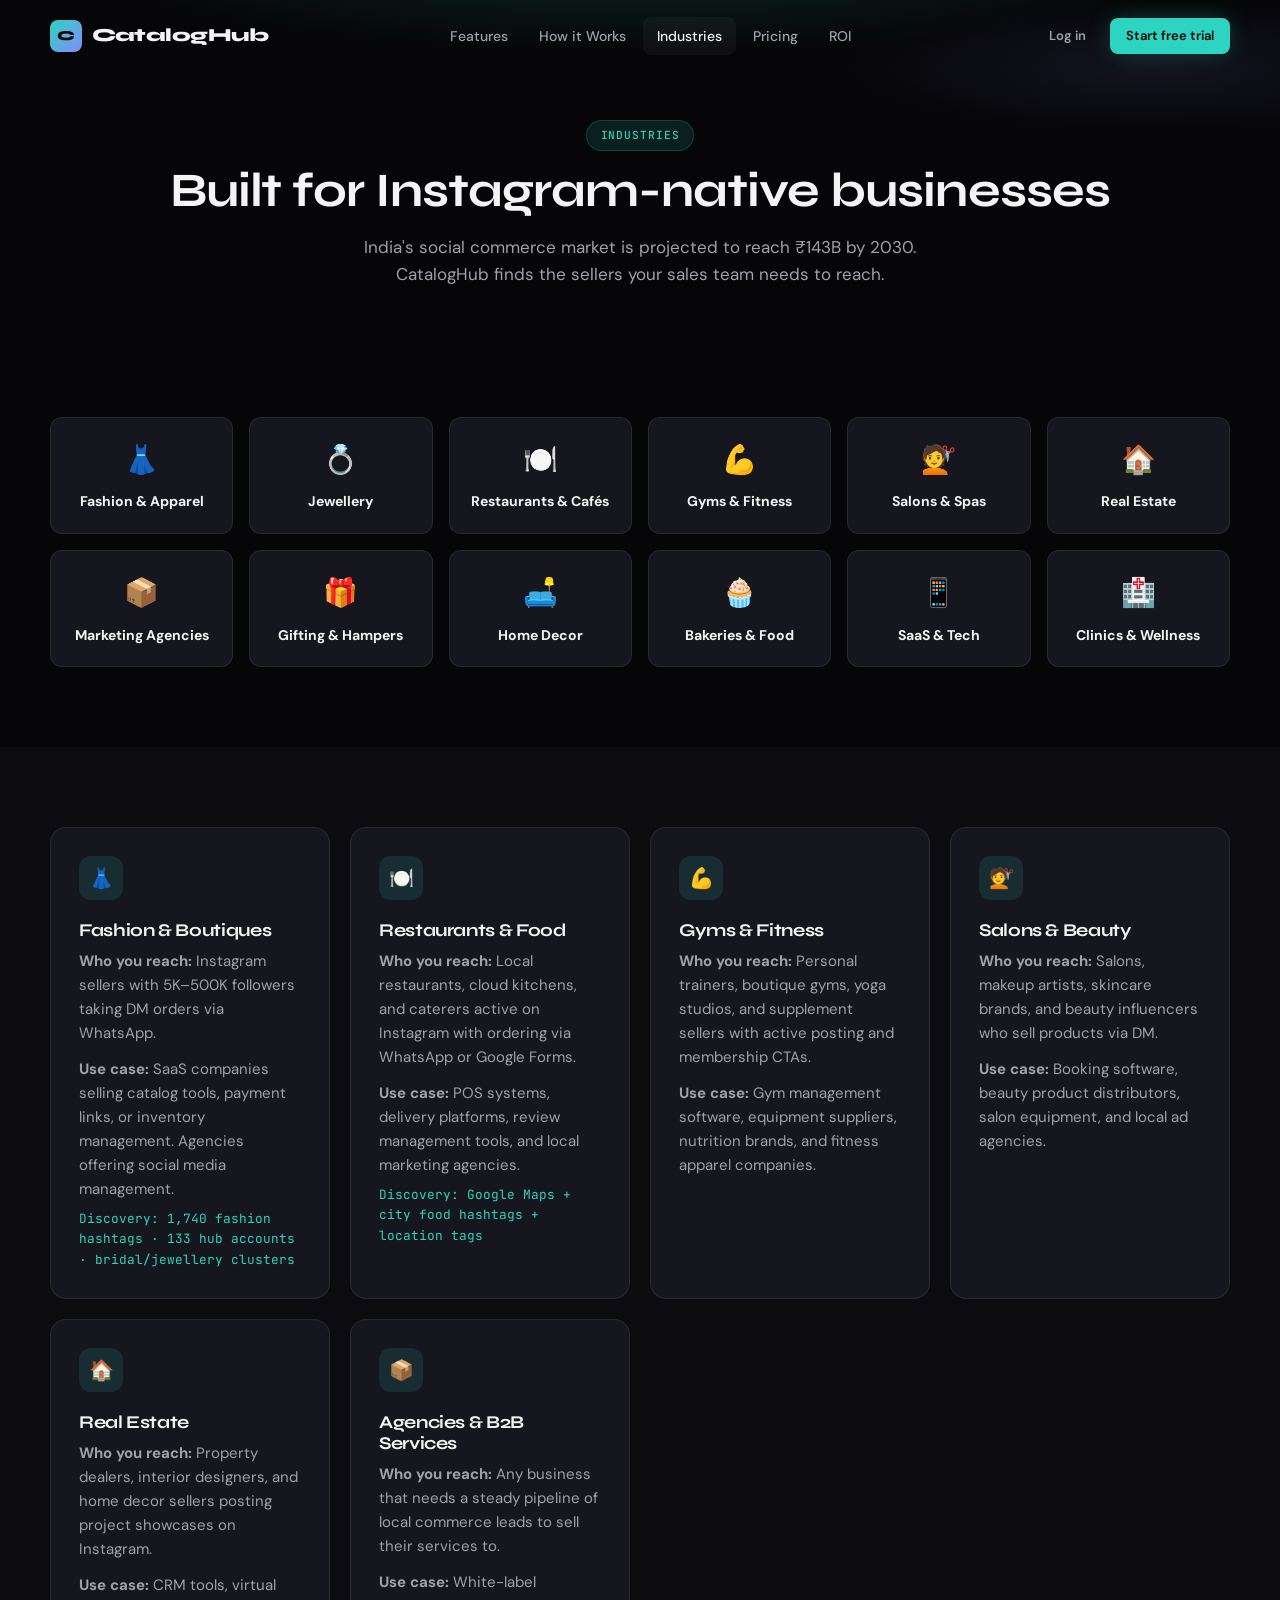
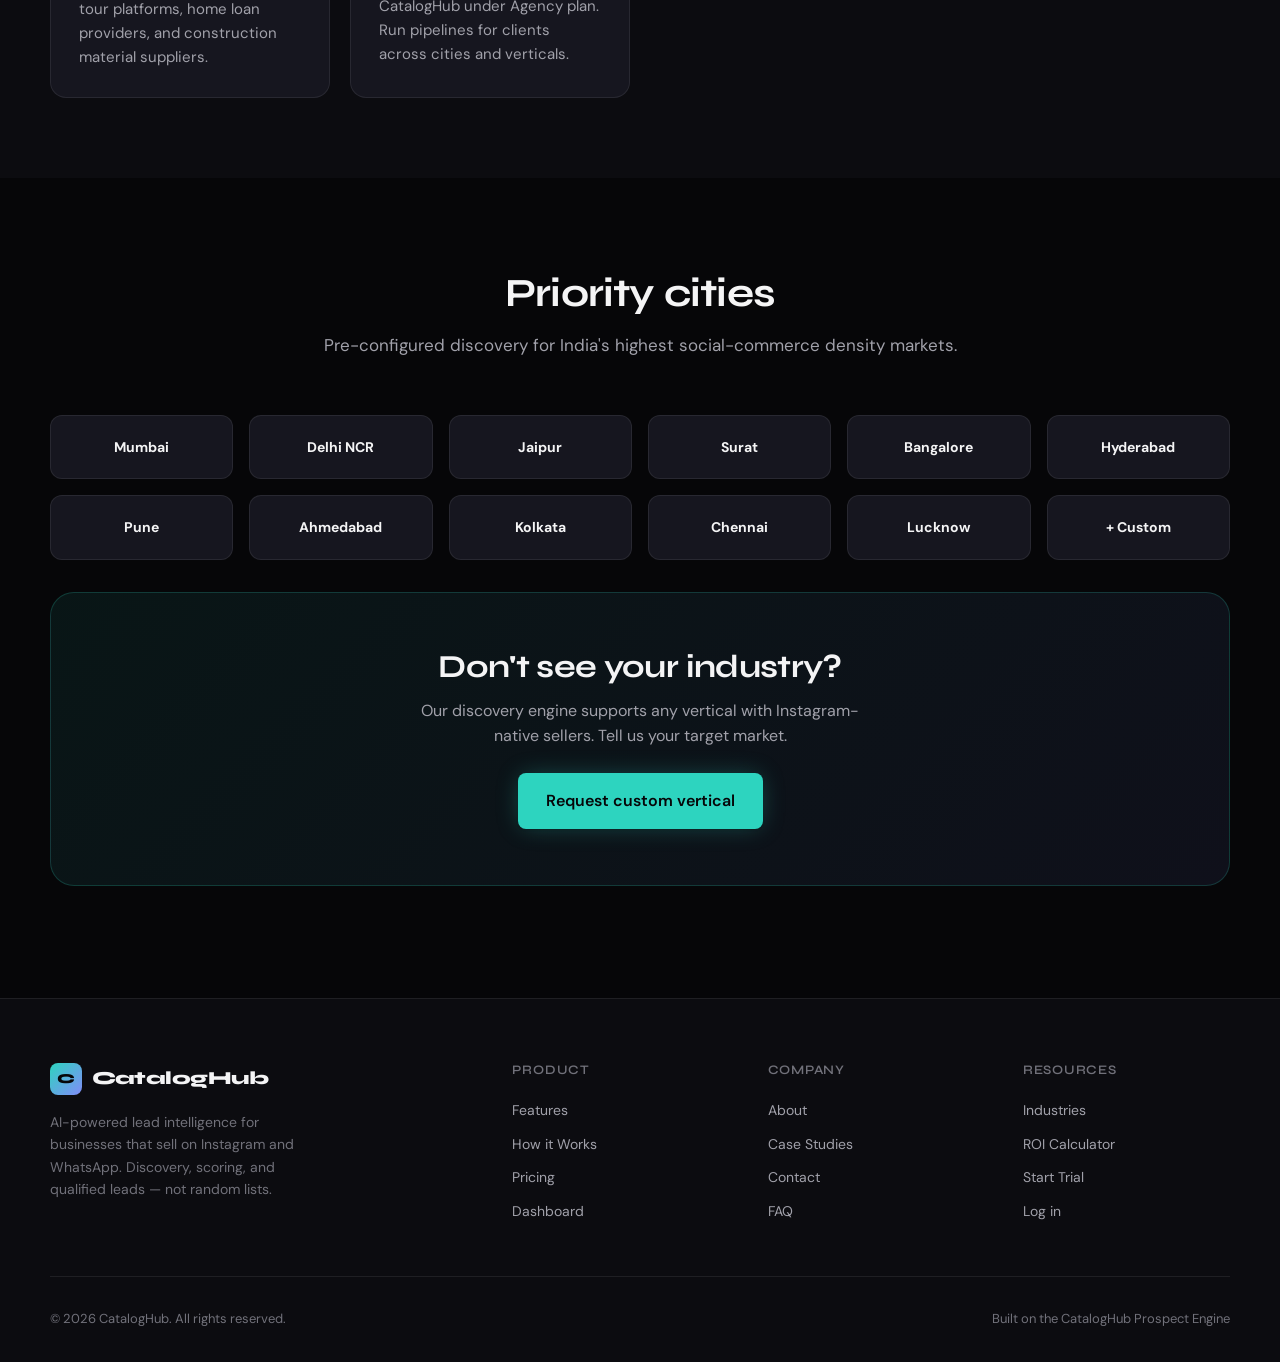
<file: industries.html>
<!DOCTYPE html>
<html lang="en">
<head>
  <meta charset="UTF-8">
  <meta name="viewport" content="width=device-width, initial-scale=1.0">
  <title>Industries — CatalogHub</title>
  <link rel="stylesheet" href="css/main.css">
</head>
<body data-page="industries">
  <div id="site-header"></div>
  <main>
    <header class="page-banner">
      <div class="container reveal">
        <span class="section-label">Industries</span>
        <h1>Built for Instagram-native businesses</h1>
        <p>India's social commerce market is projected to reach ₹143B by 2030. CatalogHub finds the sellers your sales team needs to reach.</p>
      </div>
    </header>

    <section>
      <div class="container">
        <div class="industry-grid reveal">
          <div class="industry-chip"><div class="icon">👗</div><strong>Fashion &amp; Apparel</strong></div>
          <div class="industry-chip"><div class="icon">💍</div><strong>Jewellery</strong></div>
          <div class="industry-chip"><div class="icon">🍽️</div><strong>Restaurants &amp; Cafés</strong></div>
          <div class="industry-chip"><div class="icon">💪</div><strong>Gyms &amp; Fitness</strong></div>
          <div class="industry-chip"><div class="icon">💇</div><strong>Salons &amp; Spas</strong></div>
          <div class="industry-chip"><div class="icon">🏠</div><strong>Real Estate</strong></div>
          <div class="industry-chip"><div class="icon">📦</div><strong>Marketing Agencies</strong></div>
          <div class="industry-chip"><div class="icon">🎁</div><strong>Gifting &amp; Hampers</strong></div>
          <div class="industry-chip"><div class="icon">🛋️</div><strong>Home Decor</strong></div>
          <div class="industry-chip"><div class="icon">🧁</div><strong>Bakeries &amp; Food</strong></div>
          <div class="industry-chip"><div class="icon">📱</div><strong>SaaS &amp; Tech</strong></div>
          <div class="industry-chip"><div class="icon">🏥</div><strong>Clinics &amp; Wellness</strong></div>
        </div>
      </div>
    </section>

    <section class="bg-surface">
      <div class="container">
        <div class="card-grid">
          <article class="card reveal">
            <div class="card-icon">👗</div>
            <h3>Fashion &amp; Boutiques</h3>
            <p><strong>Who you reach:</strong> Instagram sellers with 5K–500K followers taking DM orders via WhatsApp.</p>
            <p style="margin-top:0.75rem;color:var(--text-secondary)"><strong>Use case:</strong> SaaS companies selling catalog tools, payment links, or inventory management. Agencies offering social media management.</p>
            <p style="margin-top:0.5rem;font-family:var(--font-mono);font-size:0.8rem;color:var(--accent)">Discovery: 1,740 fashion hashtags · 133 hub accounts · bridal/jewellery clusters</p>
          </article>
          <article class="card reveal">
            <div class="card-icon">🍽️</div>
            <h3>Restaurants &amp; Food</h3>
            <p><strong>Who you reach:</strong> Local restaurants, cloud kitchens, and caterers active on Instagram with ordering via WhatsApp or Google Forms.</p>
            <p style="margin-top:0.75rem;color:var(--text-secondary)"><strong>Use case:</strong> POS systems, delivery platforms, review management tools, and local marketing agencies.</p>
            <p style="margin-top:0.5rem;font-family:var(--font-mono);font-size:0.8rem;color:var(--accent)">Discovery: Google Maps + city food hashtags + location tags</p>
          </article>
          <article class="card reveal">
            <div class="card-icon">💪</div>
            <h3>Gyms &amp; Fitness</h3>
            <p><strong>Who you reach:</strong> Personal trainers, boutique gyms, yoga studios, and supplement sellers with active posting and membership CTAs.</p>
            <p style="margin-top:0.75rem;color:var(--text-secondary)"><strong>Use case:</strong> Gym management software, equipment suppliers, nutrition brands, and fitness apparel companies.</p>
          </article>
          <article class="card reveal">
            <div class="card-icon">💇</div>
            <h3>Salons &amp; Beauty</h3>
            <p><strong>Who you reach:</strong> Salons, makeup artists, skincare brands, and beauty influencers who sell products via DM.</p>
            <p style="margin-top:0.75rem;color:var(--text-secondary)"><strong>Use case:</strong> Booking software, beauty product distributors, salon equipment, and local ad agencies.</p>
          </article>
          <article class="card reveal">
            <div class="card-icon">🏠</div>
            <h3>Real Estate</h3>
            <p><strong>Who you reach:</strong> Property dealers, interior designers, and home decor sellers posting project showcases on Instagram.</p>
            <p style="margin-top:0.75rem;color:var(--text-secondary)"><strong>Use case:</strong> CRM tools, virtual tour platforms, home loan providers, and construction material suppliers.</p>
          </article>
          <article class="card reveal">
            <div class="card-icon">📦</div>
            <h3>Agencies &amp; B2B Services</h3>
            <p><strong>Who you reach:</strong> Any business that needs a steady pipeline of local commerce leads to sell their services to.</p>
            <p style="margin-top:0.75rem;color:var(--text-secondary)"><strong>Use case:</strong> White-label CatalogHub under Agency plan. Run pipelines for clients across cities and verticals.</p>
          </article>
        </div>
      </div>
    </section>

    <section>
      <div class="container">
        <div class="section-header reveal">
          <h2>Priority cities</h2>
          <p>Pre-configured discovery for India's highest social-commerce density markets.</p>
        </div>
        <div class="industry-grid reveal">
          <div class="industry-chip"><strong>Mumbai</strong></div>
          <div class="industry-chip"><strong>Delhi NCR</strong></div>
          <div class="industry-chip"><strong>Jaipur</strong></div>
          <div class="industry-chip"><strong>Surat</strong></div>
          <div class="industry-chip"><strong>Bangalore</strong></div>
          <div class="industry-chip"><strong>Hyderabad</strong></div>
          <div class="industry-chip"><strong>Pune</strong></div>
          <div class="industry-chip"><strong>Ahmedabad</strong></div>
          <div class="industry-chip"><strong>Kolkata</strong></div>
          <div class="industry-chip"><strong>Chennai</strong></div>
          <div class="industry-chip"><strong>Lucknow</strong></div>
          <div class="industry-chip"><strong>+ Custom</strong></div>
        </div>
        <div class="cta-band reveal mt-2">
          <h2>Don't see your industry?</h2>
          <p>Our discovery engine supports any vertical with Instagram-native sellers. Tell us your target market.</p>
          <div class="cta-actions">
            <a href="contact.html" class="btn btn-primary btn-lg">Request custom vertical</a>
          </div>
        </div>
      </div>
    </section>
  </main>
  <div id="site-footer"></div>
  <script src="js/layout.js"></script>
  <script src="js/main.js"></script>
</body>
</html>
</file>
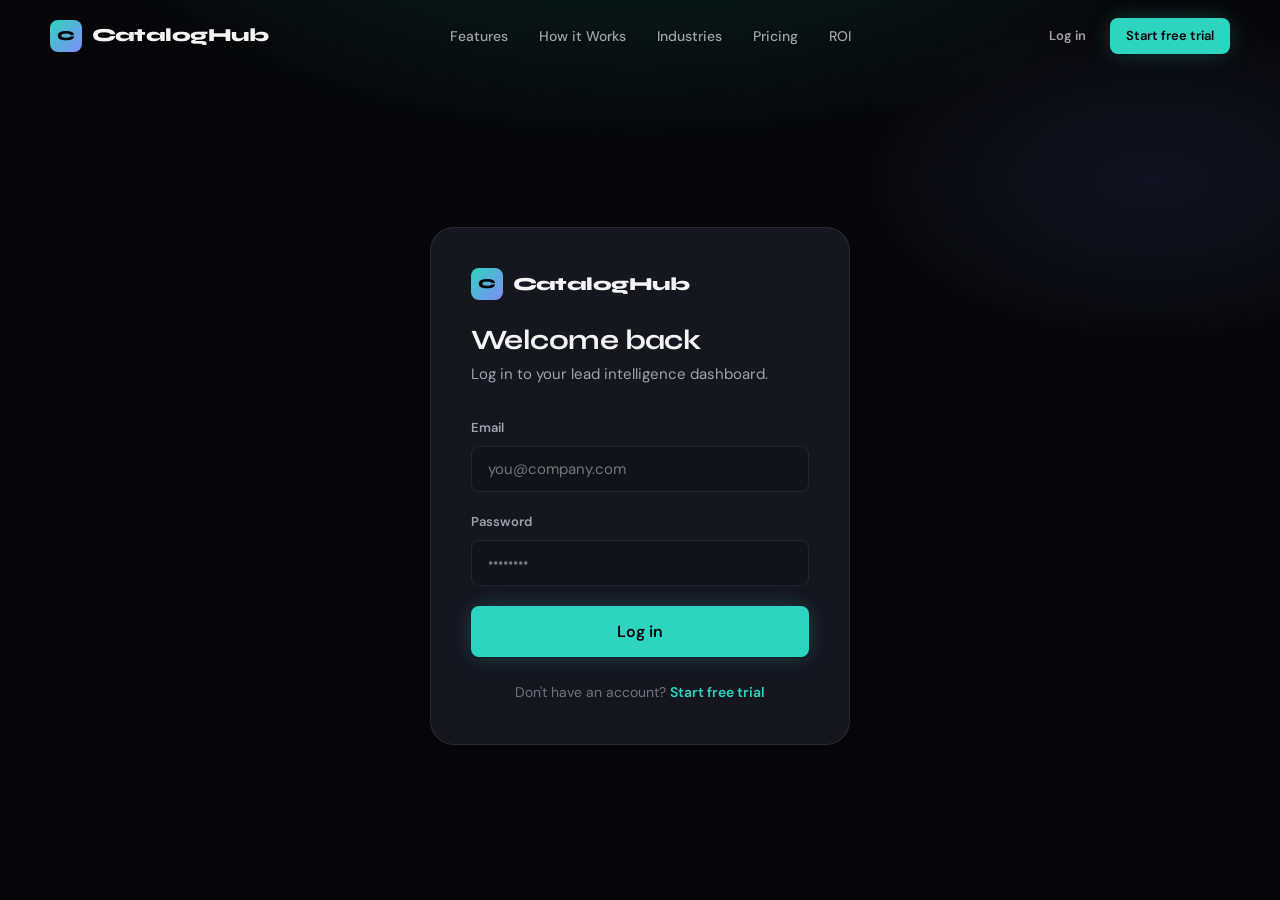
<file: login.html>
<!DOCTYPE html>
<html lang="en">
<head>
  <meta charset="UTF-8">
  <meta name="viewport" content="width=device-width, initial-scale=1.0">
  <title>Log in — CatalogHub</title>
  <link rel="stylesheet" href="css/main.css">
</head>
<body data-page="login">
  <div id="site-header"></div>
  <main>
    <section class="form-page">
      <div class="auth-card reveal">
        <a href="index.html" class="logo" style="margin-bottom:1.5rem">
          <span class="logo-mark">C</span>
          CatalogHub
        </a>
        <h1>Welcome back</h1>
        <p class="subtitle">Log in to your lead intelligence dashboard.</p>
        <form data-auth-form="login">
          <div class="form-group">
            <label for="email">Email</label>
            <input type="email" id="email" name="email" required placeholder="you@company.com" autocomplete="email">
          </div>
          <div class="form-group">
            <label for="password">Password</label>
            <input type="password" id="password" name="password" required placeholder="••••••••" autocomplete="current-password">
          </div>
          <button type="submit" class="btn btn-primary btn-block btn-lg">Log in</button>
        </form>
        <p class="form-footer">Don't have an account? <a href="signup.html">Start free trial</a></p>
      </div>
    </section>
  </main>
  <script src="js/layout.js"></script>
  <script src="js/main.js"></script>
</body>
</html>
</file>
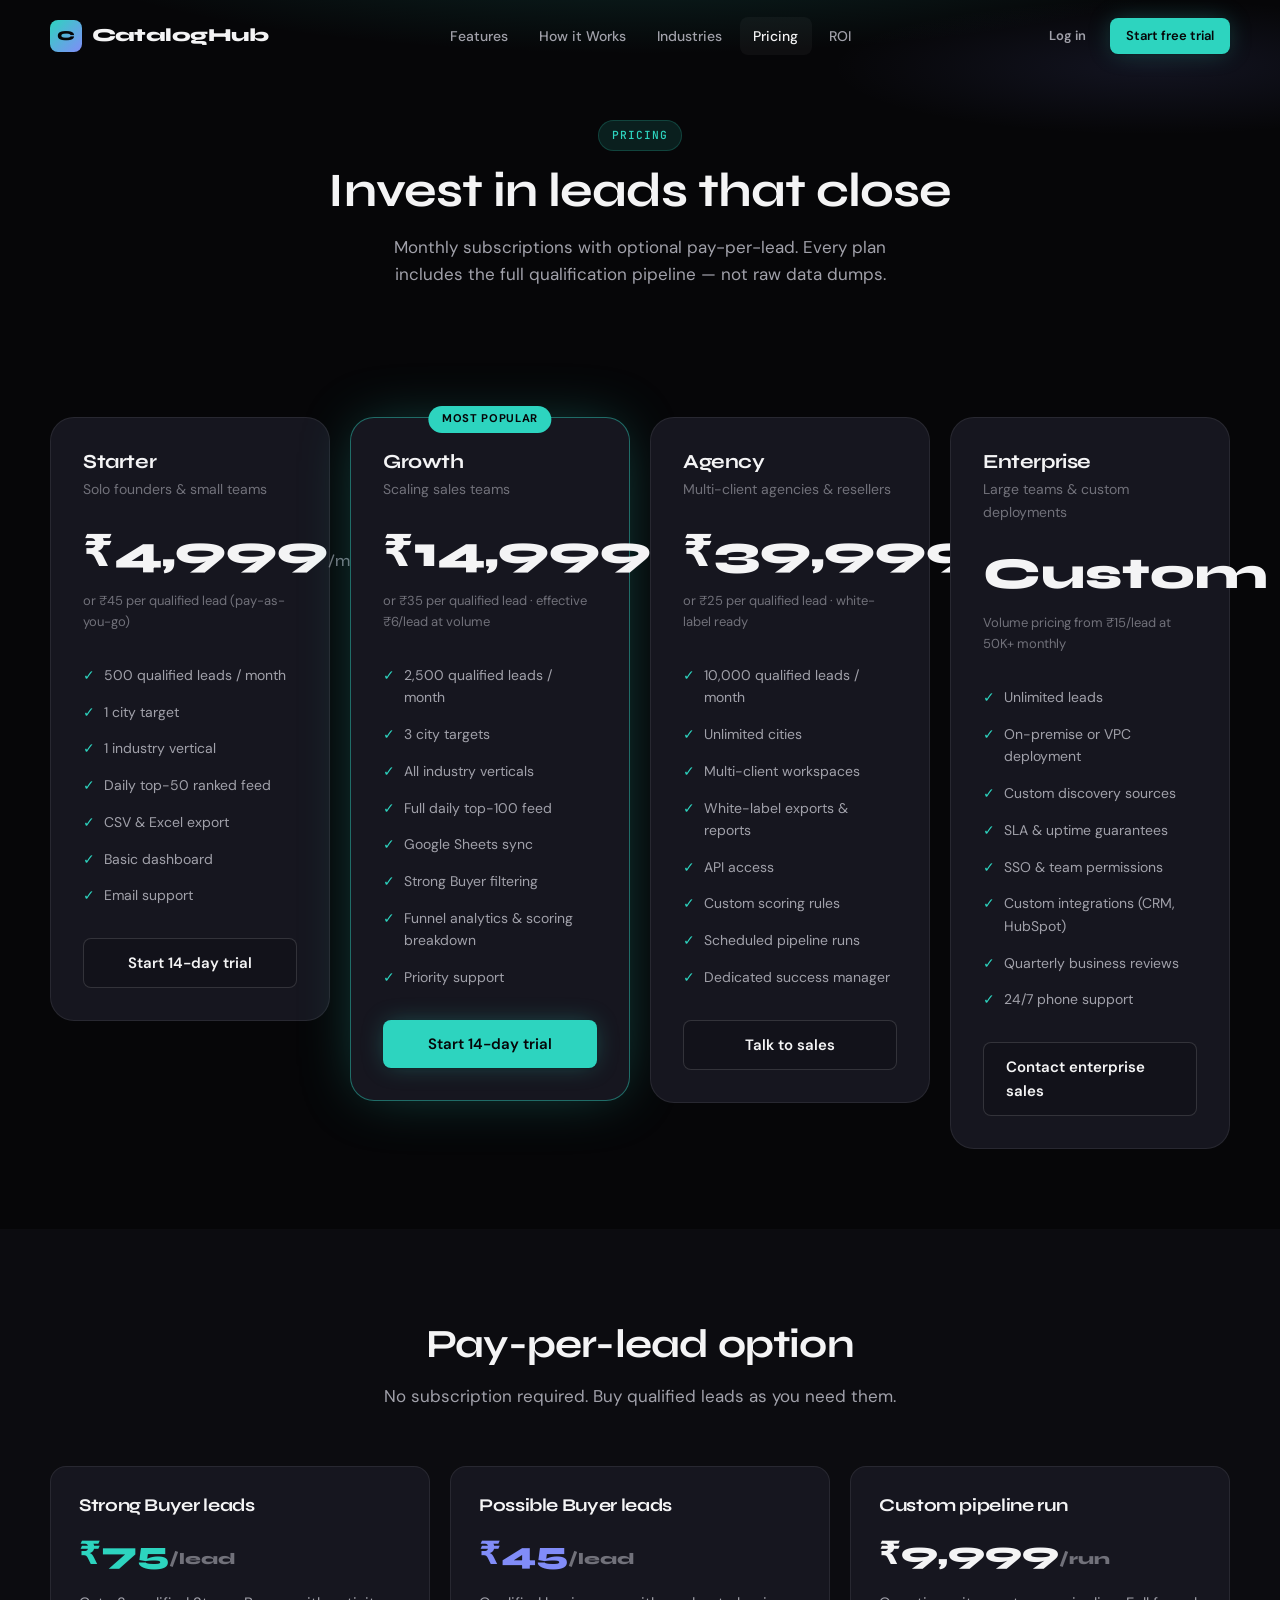
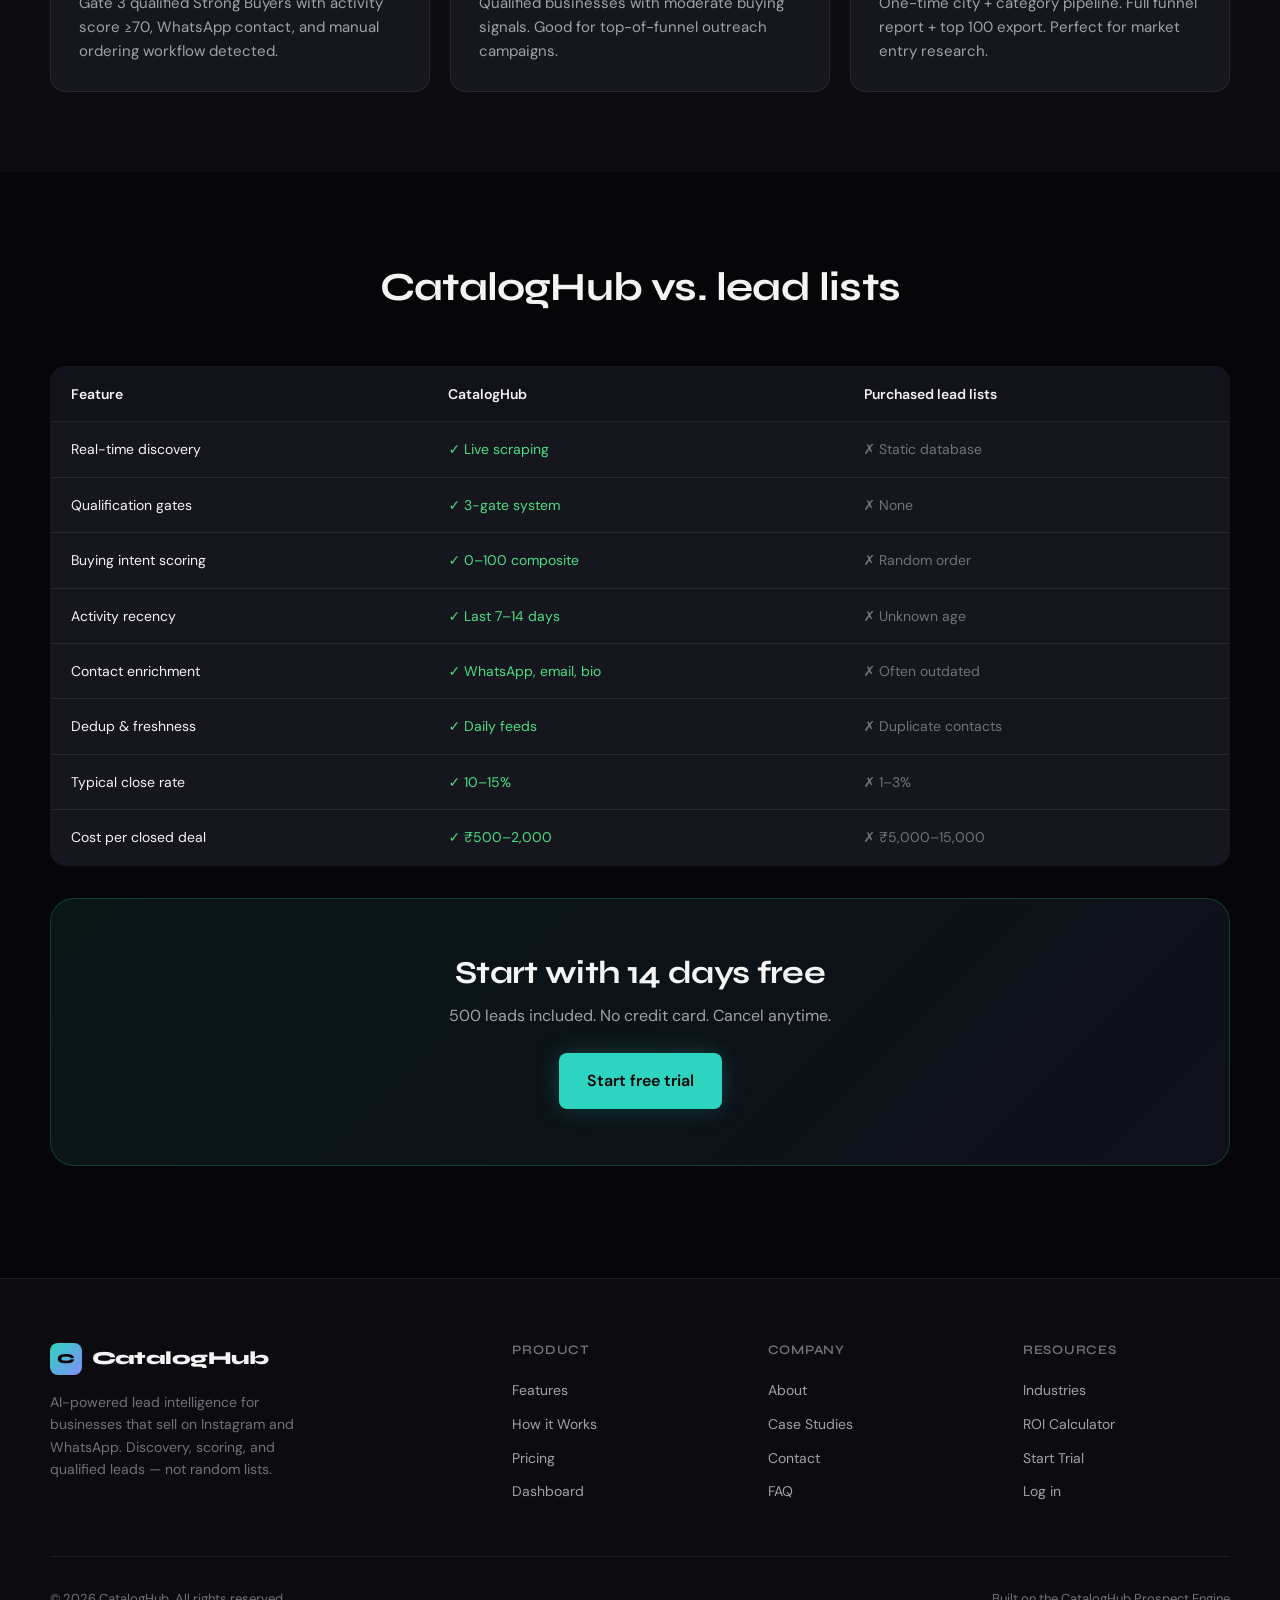
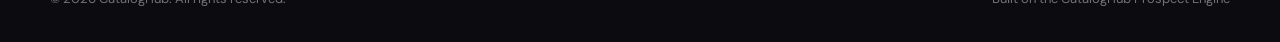
<file: pricing.html>
<!DOCTYPE html>
<html lang="en">
<head>
  <meta charset="UTF-8">
  <meta name="viewport" content="width=device-width, initial-scale=1.0">
  <title>Pricing — CatalogHub</title>
  <link rel="stylesheet" href="css/main.css">
</head>
<body data-page="pricing">
  <div id="site-header"></div>
  <main>
    <header class="page-banner">
      <div class="container reveal">
        <span class="section-label">Pricing</span>
        <h1>Invest in leads that close</h1>
        <p>Monthly subscriptions with optional pay-per-lead. Every plan includes the full qualification pipeline — not raw data dumps.</p>
      </div>
    </header>

    <section>
      <div class="container">
        <div class="pricing-grid reveal">
          <div class="pricing-card">
            <h3>Starter</h3>
            <p style="color:var(--text-muted);font-size:0.875rem">Solo founders &amp; small teams</p>
            <div class="price">₹4,999<span>/mo</span></div>
            <p class="price-note">or ₹45 per qualified lead (pay-as-you-go)</p>
            <ul class="pricing-features">
              <li>500 qualified leads / month</li>
              <li>1 city target</li>
              <li>1 industry vertical</li>
              <li>Daily top-50 ranked feed</li>
              <li>CSV &amp; Excel export</li>
              <li>Basic dashboard</li>
              <li>Email support</li>
            </ul>
            <a href="signup.html" class="btn btn-secondary btn-block">Start 14-day trial</a>
          </div>

          <div class="pricing-card featured">
            <span class="pricing-badge">Most popular</span>
            <h3>Growth</h3>
            <p style="color:var(--text-muted);font-size:0.875rem">Scaling sales teams</p>
            <div class="price">₹14,999<span>/mo</span></div>
            <p class="price-note">or ₹35 per qualified lead · effective ₹6/lead at volume</p>
            <ul class="pricing-features">
              <li>2,500 qualified leads / month</li>
              <li>3 city targets</li>
              <li>All industry verticals</li>
              <li>Full daily top-100 feed</li>
              <li>Google Sheets sync</li>
              <li>Strong Buyer filtering</li>
              <li>Funnel analytics &amp; scoring breakdown</li>
              <li>Priority support</li>
            </ul>
            <a href="signup.html" class="btn btn-primary btn-block">Start 14-day trial</a>
          </div>

          <div class="pricing-card">
            <h3>Agency</h3>
            <p style="color:var(--text-muted);font-size:0.875rem">Multi-client agencies &amp; resellers</p>
            <div class="price">₹39,999<span>/mo</span></div>
            <p class="price-note">or ₹25 per qualified lead · white-label ready</p>
            <ul class="pricing-features">
              <li>10,000 qualified leads / month</li>
              <li>Unlimited cities</li>
              <li>Multi-client workspaces</li>
              <li>White-label exports &amp; reports</li>
              <li>API access</li>
              <li>Custom scoring rules</li>
              <li>Scheduled pipeline runs</li>
              <li>Dedicated success manager</li>
            </ul>
            <a href="contact.html" class="btn btn-secondary btn-block">Talk to sales</a>
          </div>

          <div class="pricing-card">
            <h3>Enterprise</h3>
            <p style="color:var(--text-muted);font-size:0.875rem">Large teams &amp; custom deployments</p>
            <div class="price">Custom</div>
            <p class="price-note">Volume pricing from ₹15/lead at 50K+ monthly</p>
            <ul class="pricing-features">
              <li>Unlimited leads</li>
              <li>On-premise or VPC deployment</li>
              <li>Custom discovery sources</li>
              <li>SLA &amp; uptime guarantees</li>
              <li>SSO &amp; team permissions</li>
              <li>Custom integrations (CRM, HubSpot)</li>
              <li>Quarterly business reviews</li>
              <li>24/7 phone support</li>
            </ul>
            <a href="contact.html" class="btn btn-secondary btn-block">Contact enterprise sales</a>
          </div>
        </div>
      </div>
    </section>

    <section class="bg-surface">
      <div class="container">
        <div class="section-header reveal">
          <h2>Pay-per-lead option</h2>
          <p>No subscription required. Buy qualified leads as you need them.</p>
        </div>
        <div class="card-grid reveal">
          <article class="card">
            <h3>Strong Buyer leads</h3>
            <p style="font-family:var(--font-display);font-size:2rem;font-weight:800;color:var(--accent);margin:0.75rem 0">₹75<span style="font-size:1rem;color:var(--text-muted)">/lead</span></p>
            <p>Gate 3 qualified Strong Buyers with activity score ≥70, WhatsApp contact, and manual ordering workflow detected.</p>
          </article>
          <article class="card">
            <h3>Possible Buyer leads</h3>
            <p style="font-family:var(--font-display);font-size:2rem;font-weight:800;color:var(--violet);margin:0.75rem 0">₹45<span style="font-size:1rem;color:var(--text-muted)">/lead</span></p>
            <p>Qualified businesses with moderate buying signals. Good for top-of-funnel outreach campaigns.</p>
          </article>
          <article class="card">
            <h3>Custom pipeline run</h3>
            <p style="font-family:var(--font-display);font-size:2rem;font-weight:800;color:var(--text-primary);margin:0.75rem 0">₹9,999<span style="font-size:1rem;color:var(--text-muted)">/run</span></p>
            <p>One-time city + category pipeline. Full funnel report + top 100 export. Perfect for market entry research.</p>
          </article>
        </div>
      </div>
    </section>

    <section>
      <div class="container">
        <div class="section-header reveal">
          <h2>CatalogHub vs. lead lists</h2>
        </div>
        <div style="overflow-x:auto" class="reveal">
          <table class="compare-table">
            <thead>
              <tr>
                <th>Feature</th>
                <th>CatalogHub</th>
                <th>Purchased lead lists</th>
              </tr>
            </thead>
            <tbody>
              <tr><td>Real-time discovery</td><td class="check">✓ Live scraping</td><td class="cross">✗ Static database</td></tr>
              <tr><td>Qualification gates</td><td class="check">✓ 3-gate system</td><td class="cross">✗ None</td></tr>
              <tr><td>Buying intent scoring</td><td class="check">✓ 0–100 composite</td><td class="cross">✗ Random order</td></tr>
              <tr><td>Activity recency</td><td class="check">✓ Last 7–14 days</td><td class="cross">✗ Unknown age</td></tr>
              <tr><td>Contact enrichment</td><td class="check">✓ WhatsApp, email, bio</td><td class="cross">✗ Often outdated</td></tr>
              <tr><td>Dedup &amp; freshness</td><td class="check">✓ Daily feeds</td><td class="cross">✗ Duplicate contacts</td></tr>
              <tr><td>Typical close rate</td><td class="check">✓ 10–15%</td><td class="cross">✗ 1–3%</td></tr>
              <tr><td>Cost per closed deal</td><td class="check">✓ ₹500–2,000</td><td class="cross">✗ ₹5,000–15,000</td></tr>
            </tbody>
          </table>
        </div>
        <div class="cta-band reveal mt-2">
          <h2>Start with 14 days free</h2>
          <p>500 leads included. No credit card. Cancel anytime.</p>
          <div class="cta-actions">
            <a href="signup.html" class="btn btn-primary btn-lg">Start free trial</a>
          </div>
        </div>
      </div>
    </section>
  </main>
  <div id="site-footer"></div>
  <script src="js/layout.js"></script>
  <script src="js/main.js"></script>
</body>
</html>
</file>
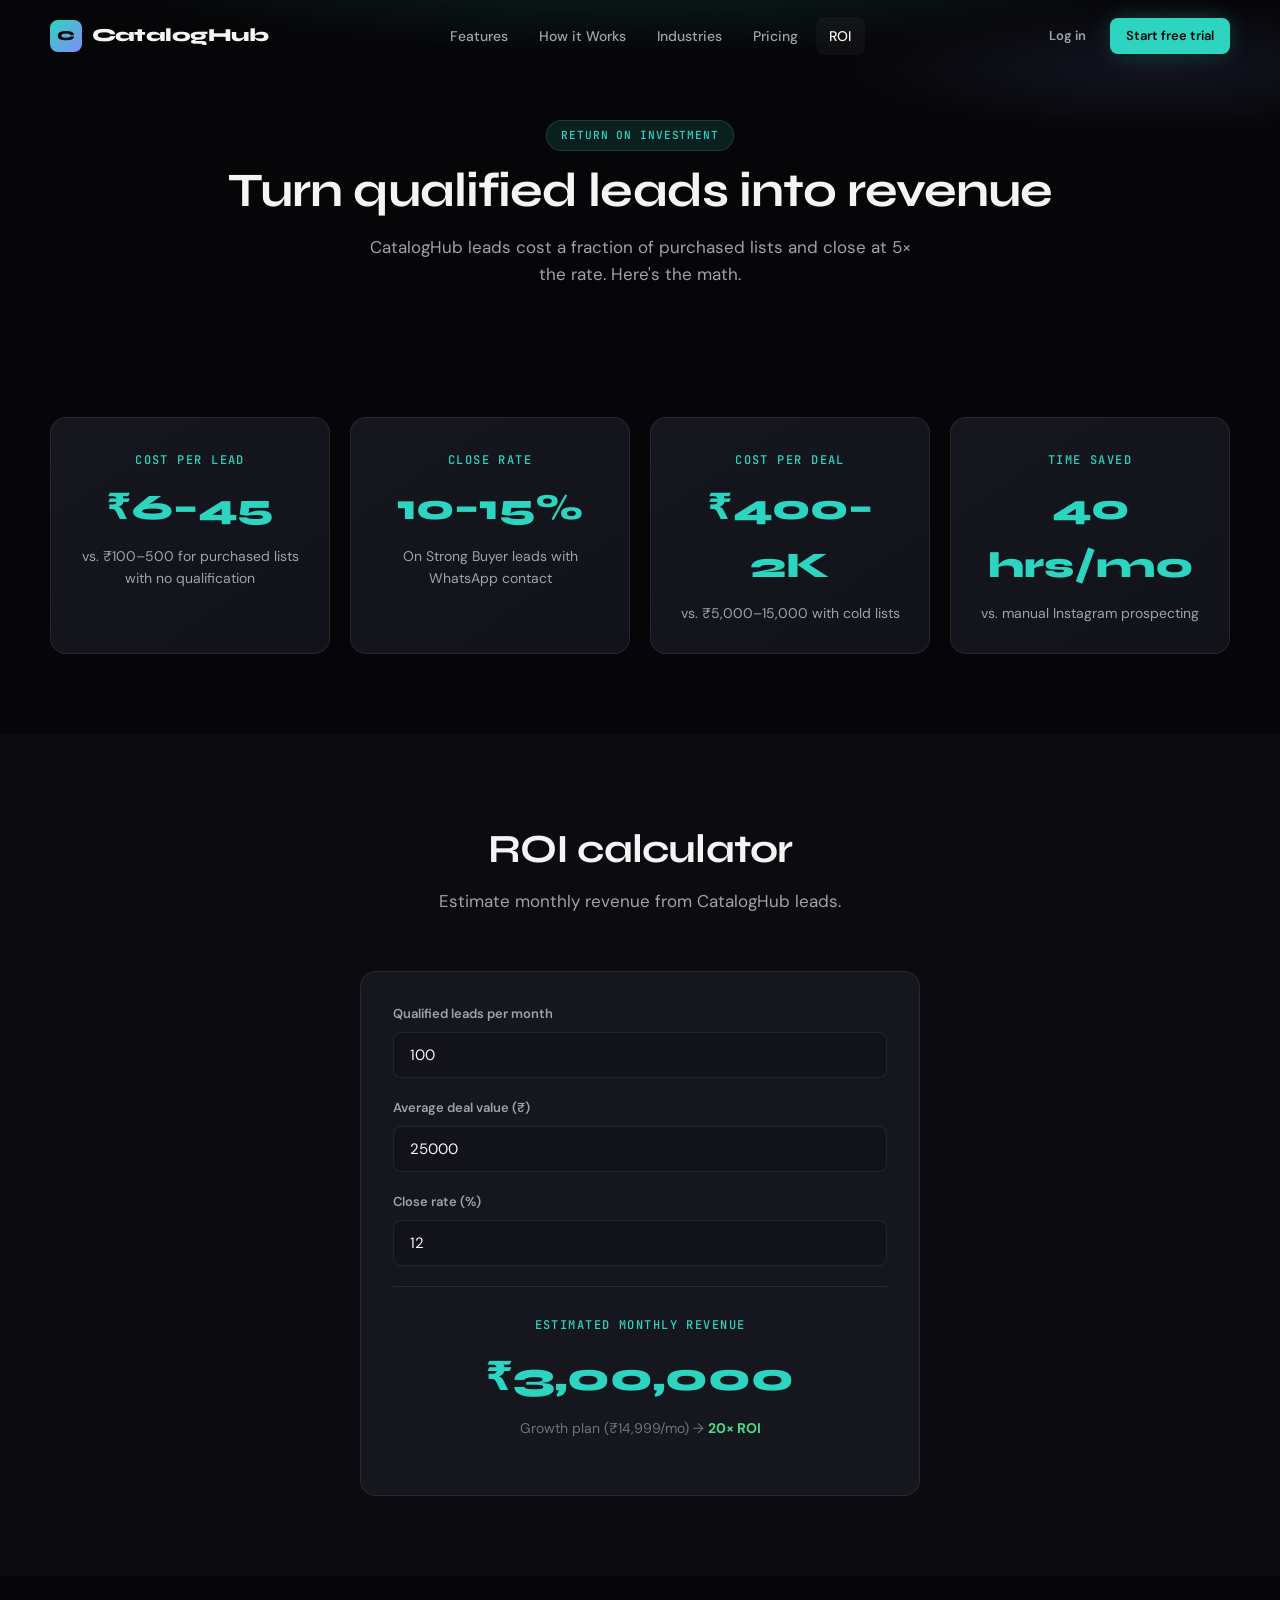
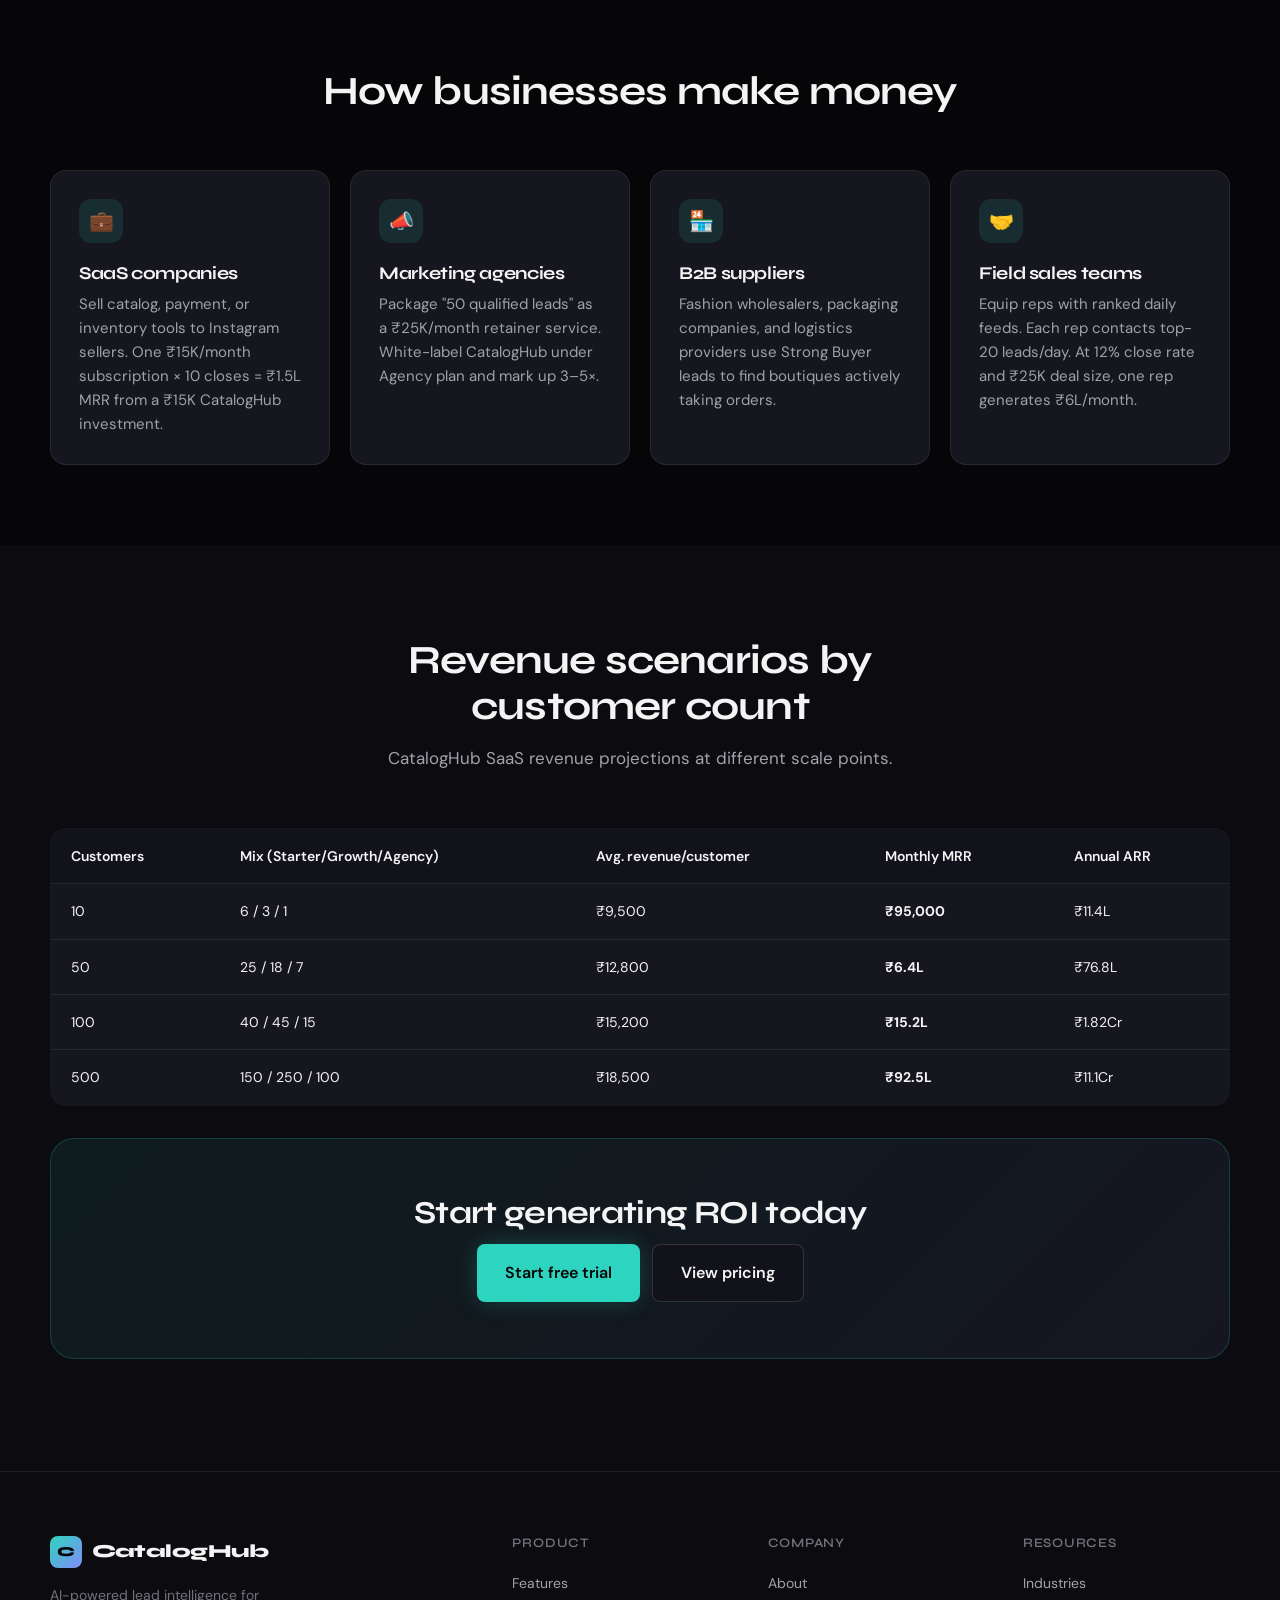
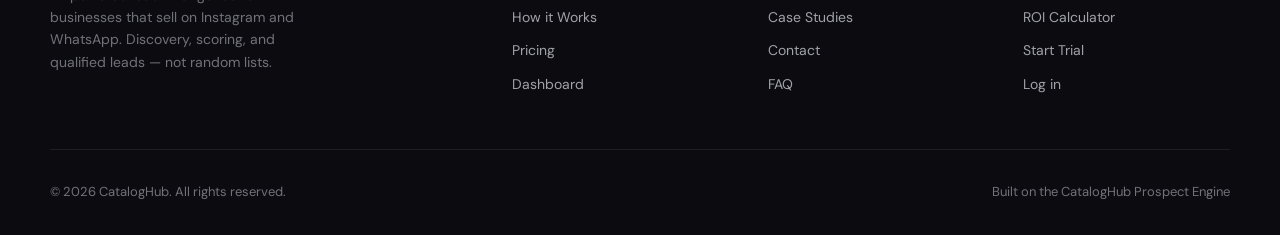
<file: roi.html>
<!DOCTYPE html>
<html lang="en">
<head>
  <meta charset="UTF-8">
  <meta name="viewport" content="width=device-width, initial-scale=1.0">
  <title>ROI — CatalogHub</title>
  <link rel="stylesheet" href="css/main.css">
</head>
<body data-page="roi">
  <div id="site-header"></div>
  <main>
    <header class="page-banner">
      <div class="container reveal">
        <span class="section-label">Return on Investment</span>
        <h1>Turn qualified leads into revenue</h1>
        <p>CatalogHub leads cost a fraction of purchased lists and close at 5× the rate. Here's the math.</p>
      </div>
    </header>

    <section>
      <div class="container">
        <div class="roi-grid reveal">
          <div class="roi-card">
            <span class="eyebrow">Cost per lead</span>
            <div class="roi-value">₹6–45</div>
            <p>vs. ₹100–500 for purchased lists with no qualification</p>
          </div>
          <div class="roi-card">
            <span class="eyebrow">Close rate</span>
            <div class="roi-value">10–15%</div>
            <p>On Strong Buyer leads with WhatsApp contact</p>
          </div>
          <div class="roi-card">
            <span class="eyebrow">Cost per deal</span>
            <div class="roi-value">₹400–2K</div>
            <p>vs. ₹5,000–15,000 with cold lists</p>
          </div>
          <div class="roi-card">
            <span class="eyebrow">Time saved</span>
            <div class="roi-value">40 hrs/mo</div>
            <p>vs. manual Instagram prospecting</p>
          </div>
        </div>
      </div>
    </section>

    <section class="bg-surface">
      <div class="container">
        <div class="section-header reveal">
          <h2>ROI calculator</h2>
          <p>Estimate monthly revenue from CatalogHub leads.</p>
        </div>
        <div class="card reveal" style="max-width:560px;margin:0 auto;padding:2rem">
          <div class="form-group">
            <label for="roi-leads">Qualified leads per month</label>
            <input type="number" id="roi-leads" value="100" min="1">
          </div>
          <div class="form-group">
            <label for="roi-deal">Average deal value (₹)</label>
            <input type="number" id="roi-deal" value="25000" min="1000">
          </div>
          <div class="form-group">
            <label for="roi-close">Close rate (%)</label>
            <input type="number" id="roi-close" value="12" min="1" max="100">
          </div>
          <div style="text-align:center;padding:1.5rem 0;border-top:1px solid var(--border);margin-top:0.5rem">
            <span class="eyebrow">Estimated monthly revenue</span>
            <div id="roi-output" style="font-family:var(--font-display);font-size:2.5rem;font-weight:800;color:var(--accent);margin-top:0.5rem">₹3,00,000</div>
            <p style="font-size:0.875rem;color:var(--text-muted);margin-top:0.5rem">Growth plan (₹14,999/mo) → <strong style="color:var(--success)">20× ROI</strong></p>
          </div>
        </div>
      </div>
    </section>

    <section>
      <div class="container">
        <div class="section-header reveal">
          <h2>How businesses make money</h2>
        </div>
        <div class="card-grid">
          <article class="card reveal">
            <div class="card-icon">💼</div>
            <h3>SaaS companies</h3>
            <p>Sell catalog, payment, or inventory tools to Instagram sellers. One ₹15K/month subscription × 10 closes = ₹1.5L MRR from a ₹15K CatalogHub investment.</p>
          </article>
          <article class="card reveal">
            <div class="card-icon">📣</div>
            <h3>Marketing agencies</h3>
            <p>Package "50 qualified leads" as a ₹25K/month retainer service. White-label CatalogHub under Agency plan and mark up 3–5×.</p>
          </article>
          <article class="card reveal">
            <div class="card-icon">🏪</div>
            <h3>B2B suppliers</h3>
            <p>Fashion wholesalers, packaging companies, and logistics providers use Strong Buyer leads to find boutiques actively taking orders.</p>
          </article>
          <article class="card reveal">
            <div class="card-icon">🤝</div>
            <h3>Field sales teams</h3>
            <p>Equip reps with ranked daily feeds. Each rep contacts top-20 leads/day. At 12% close rate and ₹25K deal size, one rep generates ₹6L/month.</p>
          </article>
        </div>
      </div>
    </section>

    <section class="bg-surface">
      <div class="container">
        <div class="section-header reveal">
          <h2>Revenue scenarios by customer count</h2>
          <p>CatalogHub SaaS revenue projections at different scale points.</p>
        </div>
        <div style="overflow-x:auto" class="reveal">
          <table class="compare-table">
            <thead>
              <tr>
                <th>Customers</th>
                <th>Mix (Starter/Growth/Agency)</th>
                <th>Avg. revenue/customer</th>
                <th>Monthly MRR</th>
                <th>Annual ARR</th>
              </tr>
            </thead>
            <tbody>
              <tr><td>10</td><td>6 / 3 / 1</td><td>₹9,500</td><td><strong>₹95,000</strong></td><td>₹11.4L</td></tr>
              <tr><td>50</td><td>25 / 18 / 7</td><td>₹12,800</td><td><strong>₹6.4L</strong></td><td>₹76.8L</td></tr>
              <tr><td>100</td><td>40 / 45 / 15</td><td>₹15,200</td><td><strong>₹15.2L</strong></td><td>₹1.82Cr</td></tr>
              <tr><td>500</td><td>150 / 250 / 100</td><td>₹18,500</td><td><strong>₹92.5L</strong></td><td>₹11.1Cr</td></tr>
            </tbody>
          </table>
        </div>
        <div class="cta-band reveal mt-2">
          <h2>Start generating ROI today</h2>
          <div class="cta-actions">
            <a href="signup.html" class="btn btn-primary btn-lg">Start free trial</a>
            <a href="pricing.html" class="btn btn-secondary btn-lg">View pricing</a>
          </div>
        </div>
      </div>
    </section>
  </main>
  <div id="site-footer"></div>
  <script src="js/layout.js"></script>
  <script src="js/main.js"></script>
</body>
</html>
</file>
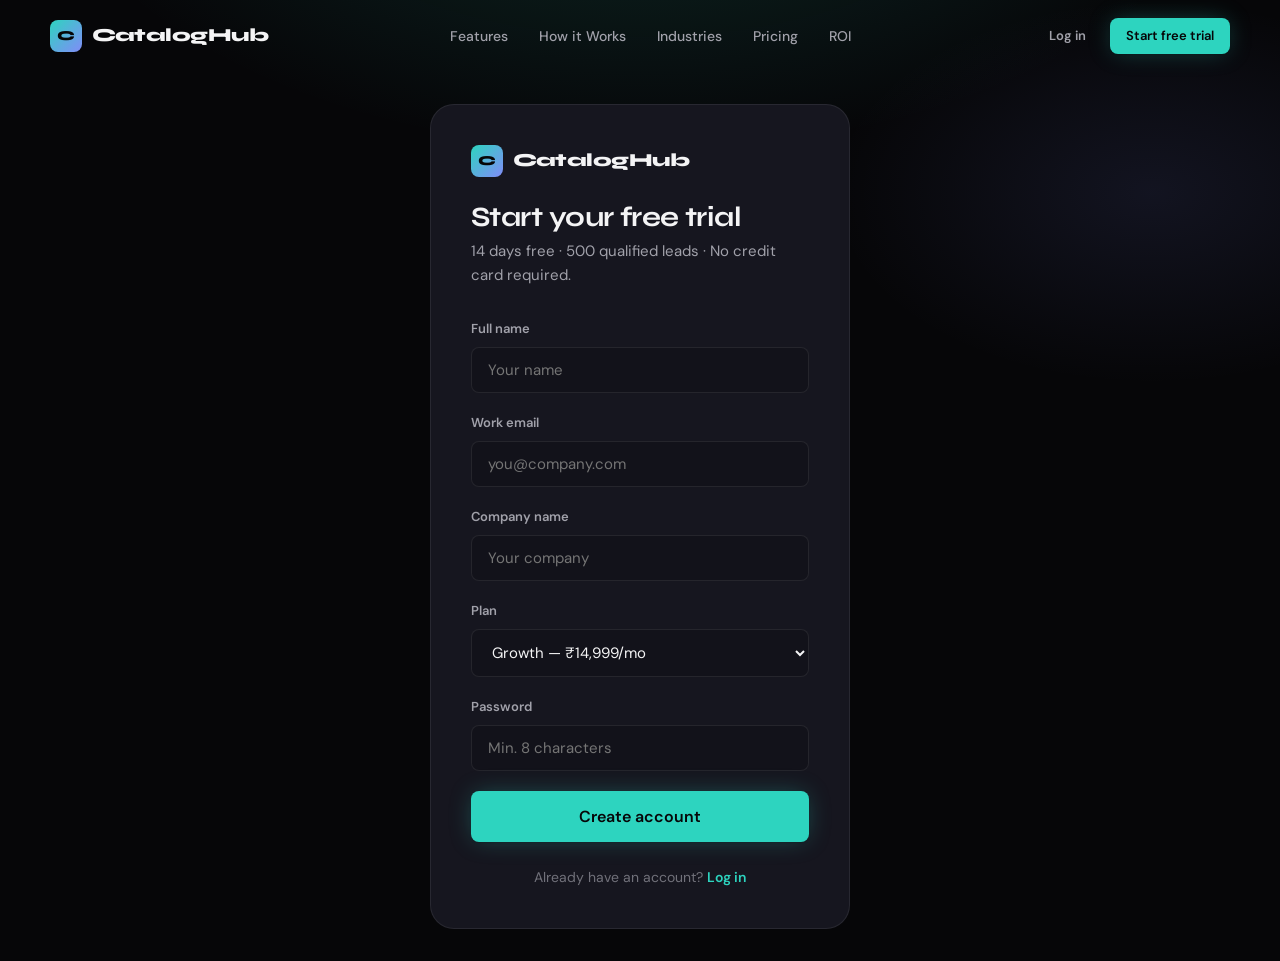
<file: signup.html>
<!DOCTYPE html>
<html lang="en">
<head>
  <meta charset="UTF-8">
  <meta name="viewport" content="width=device-width, initial-scale=1.0">
  <title>Sign up — CatalogHub</title>
  <link rel="stylesheet" href="css/main.css">
</head>
<body data-page="signup">
  <div id="site-header"></div>
  <main>
    <section class="form-page">
      <div class="auth-card reveal">
        <a href="index.html" class="logo" style="margin-bottom:1.5rem">
          <span class="logo-mark">C</span>
          CatalogHub
        </a>
        <h1>Start your free trial</h1>
        <p class="subtitle">14 days free · 500 qualified leads · No credit card required.</p>
        <form data-auth-form="signup">
          <div class="form-group">
            <label for="name">Full name</label>
            <input type="text" id="name" name="name" required placeholder="Your name">
          </div>
          <div class="form-group">
            <label for="email">Work email</label>
            <input type="email" id="email" name="email" required placeholder="you@company.com" autocomplete="email">
          </div>
          <div class="form-group">
            <label for="company">Company name</label>
            <input type="text" id="company" name="company" placeholder="Your company">
          </div>
          <div class="form-group">
            <label for="plan">Plan</label>
            <select id="plan" name="plan">
              <option value="starter">Starter — ₹4,999/mo</option>
              <option value="growth" selected>Growth — ₹14,999/mo</option>
              <option value="agency">Agency — ₹39,999/mo</option>
            </select>
          </div>
          <div class="form-group">
            <label for="password">Password</label>
            <input type="password" id="password" name="password" required placeholder="Min. 8 characters" minlength="8" autocomplete="new-password">
          </div>
          <button type="submit" class="btn btn-primary btn-block btn-lg">Create account</button>
        </form>
        <p class="form-footer">Already have an account? <a href="login.html">Log in</a></p>
      </div>
    </section>
  </main>
  <script src="js/layout.js"></script>
  <script src="js/main.js"></script>
</body>
</html>
</file>
<file: css/main.css>
/* CatalogHub — Lead Intelligence SaaS Design System */

@import url('https://fonts.googleapis.com/css2?family=DM+Sans:ital,opsz,wght@0,9..40,400;0,9..40,500;0,9..40,600;0,9..40,700;1,9..40,400&family=JetBrains+Mono:wght@400;500&family=Syne:wght@500;600;700;800&display=swap');

:root {
  --bg-deep: #060608;
  --bg-surface: #0c0c10;
  --bg-elevated: #12121a;
  --bg-card: #16161f;
  --bg-card-hover: #1c1c28;
  --border: rgba(255, 255, 255, 0.08);
  --border-strong: rgba(255, 255, 255, 0.14);
  --text-primary: #f4f4f5;
  --text-secondary: #a1a1aa;
  --text-muted: #71717a;
  --accent: #2dd4bf;
  --accent-dim: rgba(45, 212, 191, 0.12);
  --accent-glow: rgba(45, 212, 191, 0.35);
  --violet: #818cf8;
  --violet-dim: rgba(129, 140, 248, 0.12);
  --success: #4ade80;
  --warning: #fbbf24;
  --gradient-hero: radial-gradient(ellipse 80% 60% at 50% -20%, rgba(45, 212, 191, 0.18), transparent 60%),
    radial-gradient(ellipse 50% 40% at 90% 20%, rgba(129, 140, 248, 0.1), transparent 50%);
  --font-display: 'Syne', system-ui, sans-serif;
  --font-body: 'DM Sans', system-ui, sans-serif;
  --font-mono: 'JetBrains Mono', monospace;
  --radius-sm: 8px;
  --radius-md: 12px;
  --radius-lg: 16px;
  --radius-xl: 24px;
  --shadow-glow: 0 0 60px -12px var(--accent-glow);
  --nav-height: 72px;
  --container: 1180px;
  --ease-out: cubic-bezier(0.16, 1, 0.3, 1);
}

*, *::before, *::after { box-sizing: border-box; margin: 0; padding: 0; }

html {
  scroll-behavior: smooth;
  -webkit-font-smoothing: antialiased;
}

body {
  font-family: var(--font-body);
  background: var(--bg-deep);
  color: var(--text-primary);
  line-height: 1.6;
  min-height: 100vh;
}

@media (prefers-reduced-motion: reduce) {
  html { scroll-behavior: auto; }
  *, *::before, *::after {
    animation-duration: 0.01ms !important;
    transition-duration: 0.01ms !important;
  }
}

img { max-width: 100%; display: block; }
a { color: inherit; text-decoration: none; }
button { font-family: inherit; cursor: pointer; border: none; background: none; }
ul { list-style: none; }

.container {
  width: min(100% - 2rem, var(--container));
  margin-inline: auto;
}

/* Typography */
h1, h2, h3, h4 {
  font-family: var(--font-display);
  font-weight: 700;
  line-height: 1.15;
  letter-spacing: -0.02em;
}

.text-gradient {
  background: linear-gradient(135deg, var(--text-primary) 0%, var(--accent) 100%);
  -webkit-background-clip: text;
  -webkit-text-fill-color: transparent;
  background-clip: text;
}

.eyebrow {
  font-family: var(--font-mono);
  font-size: 0.75rem;
  font-weight: 500;
  letter-spacing: 0.12em;
  text-transform: uppercase;
  color: var(--accent);
}

.section-label {
  display: inline-flex;
  align-items: center;
  gap: 0.5rem;
  padding: 0.35rem 0.85rem;
  border-radius: 999px;
  background: var(--accent-dim);
  border: 1px solid rgba(45, 212, 191, 0.2);
  font-family: var(--font-mono);
  font-size: 0.7rem;
  font-weight: 500;
  letter-spacing: 0.08em;
  text-transform: uppercase;
  color: var(--accent);
}

/* Buttons */
.btn {
  display: inline-flex;
  align-items: center;
  justify-content: center;
  gap: 0.5rem;
  padding: 0.75rem 1.35rem;
  border-radius: var(--radius-sm);
  font-size: 0.9375rem;
  font-weight: 600;
  transition: transform 0.2s var(--ease-out), box-shadow 0.2s, background 0.2s, border-color 0.2s;
}

.btn:focus-visible {
  outline: 2px solid var(--accent);
  outline-offset: 2px;
}

.btn-primary {
  background: var(--accent);
  color: var(--bg-deep);
  box-shadow: 0 1px 2px rgba(0,0,0,0.2), 0 0 24px -4px var(--accent-glow);
}

.btn-primary:hover {
  transform: translateY(-1px);
  box-shadow: 0 4px 20px -4px var(--accent-glow);
}

.btn-secondary {
  background: var(--bg-elevated);
  color: var(--text-primary);
  border: 1px solid var(--border-strong);
}

.btn-secondary:hover {
  background: var(--bg-card-hover);
  border-color: rgba(255,255,255,0.2);
}

.btn-ghost {
  color: var(--text-secondary);
  padding: 0.5rem 0.85rem;
}

.btn-ghost:hover { color: var(--text-primary); }

.btn-lg { padding: 0.95rem 1.75rem; font-size: 1rem; }

.btn-sm { padding: 0.5rem 1rem; font-size: 0.8125rem; }

.btn-block { width: 100%; }

/* Navigation */
.site-header {
  position: fixed;
  top: 0;
  left: 0;
  right: 0;
  z-index: 100;
  height: var(--nav-height);
  border-bottom: 1px solid transparent;
  transition: background 0.3s, border-color 0.3s, backdrop-filter 0.3s;
}

.site-header.scrolled {
  background: rgba(6, 6, 8, 0.85);
  backdrop-filter: blur(16px);
  border-bottom-color: var(--border);
}

.nav-inner {
  display: flex;
  align-items: center;
  justify-content: space-between;
  height: var(--nav-height);
}

.logo {
  display: flex;
  align-items: center;
  gap: 0.6rem;
  font-family: var(--font-display);
  font-weight: 800;
  font-size: 1.15rem;
  letter-spacing: -0.03em;
}

.logo-mark {
  width: 32px;
  height: 32px;
  border-radius: 8px;
  background: linear-gradient(135deg, var(--accent), var(--violet));
  display: grid;
  place-items: center;
  font-size: 0.85rem;
  font-weight: 800;
  color: var(--bg-deep);
}

.nav-links {
  display: flex;
  align-items: center;
  gap: 0.25rem;
}

.nav-links a {
  padding: 0.5rem 0.85rem;
  font-size: 0.875rem;
  font-weight: 500;
  color: var(--text-secondary);
  border-radius: var(--radius-sm);
  transition: color 0.2s, background 0.2s;
}

.nav-links a:hover,
.nav-links a.active {
  color: var(--text-primary);
  background: rgba(255,255,255,0.04);
}

.nav-actions {
  display: flex;
  align-items: center;
  gap: 0.5rem;
}

.nav-toggle {
  display: none;
  flex-direction: column;
  gap: 5px;
  padding: 0.5rem;
}

.nav-toggle span {
  display: block;
  width: 22px;
  height: 2px;
  background: var(--text-primary);
  border-radius: 2px;
  transition: transform 0.3s, opacity 0.3s;
}

@media (max-width: 960px) {
  .nav-toggle { display: flex; }
  .nav-links {
    position: fixed;
    top: var(--nav-height);
    left: 0;
    right: 0;
    flex-direction: column;
    align-items: stretch;
    padding: 1rem;
    background: var(--bg-surface);
    border-bottom: 1px solid var(--border);
    transform: translateY(-120%);
    opacity: 0;
    pointer-events: none;
    transition: transform 0.35s var(--ease-out), opacity 0.35s;
  }
  .nav-links.open {
    transform: translateY(0);
    opacity: 1;
    pointer-events: auto;
  }
  .nav-actions .btn-ghost { display: none; }
}

/* Hero */
.page-hero {
  padding-top: calc(var(--nav-height) + 4rem);
  padding-bottom: 5rem;
  background: var(--gradient-hero);
  position: relative;
  overflow: hidden;
}

.page-hero::before {
  content: '';
  position: absolute;
  inset: 0;
  background-image:
    linear-gradient(rgba(255,255,255,0.03) 1px, transparent 1px),
    linear-gradient(90deg, rgba(255,255,255,0.03) 1px, transparent 1px);
  background-size: 64px 64px;
  mask-image: radial-gradient(ellipse 70% 60% at 50% 30%, black, transparent);
  pointer-events: none;
}

.hero-grid {
  display: grid;
  grid-template-columns: 1fr 1fr;
  gap: 4rem;
  align-items: center;
}

.hero-content { position: relative; z-index: 1; }

.hero-content h1 {
  font-size: clamp(2.5rem, 5vw, 3.75rem);
  margin: 1rem 0 1.25rem;
}

.hero-content .lead {
  font-size: 1.125rem;
  color: var(--text-secondary);
  max-width: 32rem;
  margin-bottom: 2rem;
}

.hero-actions {
  display: flex;
  flex-wrap: wrap;
  gap: 0.75rem;
  margin-bottom: 2.5rem;
}

.hero-stats {
  display: flex;
  gap: 2.5rem;
  flex-wrap: wrap;
}

.hero-stat strong {
  display: block;
  font-family: var(--font-display);
  font-size: 1.5rem;
  font-weight: 700;
}

.hero-stat span {
  font-size: 0.8125rem;
  color: var(--text-muted);
}

.hero-visual {
  position: relative;
  z-index: 1;
}

.pipeline-card {
  background: var(--bg-card);
  border: 1px solid var(--border);
  border-radius: var(--radius-xl);
  padding: 1.5rem;
  box-shadow: var(--shadow-glow);
}

.pipeline-header {
  display: flex;
  justify-content: space-between;
  align-items: center;
  margin-bottom: 1.25rem;
  padding-bottom: 1rem;
  border-bottom: 1px solid var(--border);
}

.pipeline-header span {
  font-family: var(--font-mono);
  font-size: 0.7rem;
  color: var(--text-muted);
}

.pipeline-status {
  display: flex;
  align-items: center;
  gap: 0.4rem;
  font-size: 0.75rem;
  color: var(--success);
}

.pipeline-status::before {
  content: '';
  width: 6px;
  height: 6px;
  border-radius: 50%;
  background: var(--success);
  animation: pulse 2s infinite;
}

@keyframes pulse {
  0%, 100% { opacity: 1; }
  50% { opacity: 0.4; }
}

.pipeline-steps {
  display: flex;
  flex-direction: column;
  gap: 0.65rem;
}

.pipeline-step {
  display: flex;
  align-items: center;
  gap: 0.85rem;
  padding: 0.75rem 1rem;
  background: var(--bg-elevated);
  border-radius: var(--radius-md);
  border: 1px solid var(--border);
  transition: border-color 0.3s, transform 0.3s var(--ease-out);
}

.pipeline-step.active {
  border-color: rgba(45, 212, 191, 0.4);
  transform: translateX(4px);
}

.step-icon {
  width: 36px;
  height: 36px;
  border-radius: var(--radius-sm);
  background: var(--accent-dim);
  display: grid;
  place-items: center;
  font-size: 1rem;
  flex-shrink: 0;
}

.step-info strong {
  display: block;
  font-size: 0.875rem;
  font-weight: 600;
}

.step-info span {
  font-size: 0.75rem;
  color: var(--text-muted);
}

.step-count {
  margin-left: auto;
  font-family: var(--font-mono);
  font-size: 0.75rem;
  color: var(--accent);
}

@media (max-width: 960px) {
  .hero-grid { grid-template-columns: 1fr; gap: 2.5rem; }
  .hero-visual { order: -1; }
}

/* Sections */
section { padding: 5rem 0; }

.section-header {
  text-align: center;
  max-width: 640px;
  margin: 0 auto 3.5rem;
}

.section-header h2 {
  font-size: clamp(1.75rem, 3.5vw, 2.5rem);
  margin: 0.75rem 0 1rem;
}

.section-header p {
  color: var(--text-secondary);
  font-size: 1.0625rem;
}

/* Cards */
.card-grid {
  display: grid;
  grid-template-columns: repeat(auto-fit, minmax(280px, 1fr));
  gap: 1.25rem;
}

.card {
  background: var(--bg-card);
  border: 1px solid var(--border);
  border-radius: var(--radius-lg);
  padding: 1.75rem;
  transition: border-color 0.25s, transform 0.25s var(--ease-out), background 0.25s;
}

.card:hover {
  border-color: var(--border-strong);
  background: var(--bg-card-hover);
  transform: translateY(-2px);
}

.card-icon {
  width: 44px;
  height: 44px;
  border-radius: var(--radius-md);
  background: var(--accent-dim);
  display: grid;
  place-items: center;
  font-size: 1.25rem;
  margin-bottom: 1.25rem;
}

.card h3 {
  font-size: 1.125rem;
  margin-bottom: 0.5rem;
}

.card p {
  font-size: 0.9375rem;
  color: var(--text-secondary);
}

/* Pipeline timeline */
.pipeline-timeline {
  display: grid;
  grid-template-columns: repeat(5, 1fr);
  gap: 0;
  position: relative;
  margin-top: 2rem;
}

.pipeline-timeline::before {
  content: '';
  position: absolute;
  top: 28px;
  left: 10%;
  right: 10%;
  height: 2px;
  background: linear-gradient(90deg, var(--accent), var(--violet));
  opacity: 0.3;
}

.timeline-step {
  text-align: center;
  padding: 0 0.5rem;
  position: relative;
}

.timeline-dot {
  width: 56px;
  height: 56px;
  margin: 0 auto 1rem;
  border-radius: 50%;
  background: var(--bg-elevated);
  border: 2px solid var(--border-strong);
  display: grid;
  place-items: center;
  font-family: var(--font-mono);
  font-size: 0.75rem;
  font-weight: 600;
  color: var(--accent);
  position: relative;
  z-index: 1;
}

.timeline-step h4 {
  font-size: 0.9375rem;
  margin-bottom: 0.35rem;
}

.timeline-step p {
  font-size: 0.8125rem;
  color: var(--text-muted);
}

@media (max-width: 768px) {
  .pipeline-timeline {
    grid-template-columns: 1fr;
    gap: 1.5rem;
  }
  .pipeline-timeline::before { display: none; }
}

/* Pricing */
.pricing-grid {
  display: grid;
  grid-template-columns: repeat(auto-fit, minmax(260px, 1fr));
  gap: 1.25rem;
  align-items: start;
}

.pricing-card {
  background: var(--bg-card);
  border: 1px solid var(--border);
  border-radius: var(--radius-xl);
  padding: 2rem;
  position: relative;
}

.pricing-card.featured {
  border-color: rgba(45, 212, 191, 0.45);
  box-shadow: var(--shadow-glow);
}

.pricing-badge {
  position: absolute;
  top: -12px;
  left: 50%;
  transform: translateX(-50%);
  background: var(--accent);
  color: var(--bg-deep);
  font-size: 0.7rem;
  font-weight: 700;
  letter-spacing: 0.06em;
  text-transform: uppercase;
  padding: 0.3rem 0.85rem;
  border-radius: 999px;
}

.pricing-card h3 {
  font-size: 1.25rem;
  margin-bottom: 0.35rem;
}

.pricing-card .price {
  font-family: var(--font-display);
  font-size: 2.75rem;
  font-weight: 800;
  margin: 1rem 0 0.25rem;
}

.pricing-card .price span {
  font-size: 1rem;
  font-weight: 500;
  color: var(--text-muted);
}

.pricing-card .price-note {
  font-size: 0.8125rem;
  color: var(--text-muted);
  margin-bottom: 1.5rem;
}

.pricing-features {
  margin: 1.5rem 0;
}

.pricing-features li {
  display: flex;
  align-items: flex-start;
  gap: 0.6rem;
  font-size: 0.875rem;
  color: var(--text-secondary);
  padding: 0.45rem 0;
}

.pricing-features li::before {
  content: '✓';
  color: var(--accent);
  font-weight: 700;
  flex-shrink: 0;
}

/* Testimonials */
.testimonial-grid {
  display: grid;
  grid-template-columns: repeat(auto-fit, minmax(320px, 1fr));
  gap: 1.25rem;
}

.testimonial {
  background: var(--bg-card);
  border: 1px solid var(--border);
  border-radius: var(--radius-lg);
  padding: 1.75rem;
}

.testimonial-quote {
  font-size: 1rem;
  color: var(--text-secondary);
  margin-bottom: 1.5rem;
  font-style: italic;
}

.testimonial-author {
  display: flex;
  align-items: center;
  gap: 0.85rem;
}

.author-avatar {
  width: 44px;
  height: 44px;
  border-radius: 50%;
  background: linear-gradient(135deg, var(--accent-dim), var(--violet-dim));
  display: grid;
  place-items: center;
  font-family: var(--font-display);
  font-weight: 700;
  font-size: 0.875rem;
  color: var(--accent);
}

.author-info strong {
  display: block;
  font-size: 0.9375rem;
}

.author-info span {
  font-size: 0.8125rem;
  color: var(--text-muted);
}

/* ROI */
.roi-grid {
  display: grid;
  grid-template-columns: repeat(auto-fit, minmax(240px, 1fr));
  gap: 1.25rem;
}

.roi-card {
  background: linear-gradient(145deg, var(--bg-card), var(--bg-elevated));
  border: 1px solid var(--border);
  border-radius: var(--radius-lg);
  padding: 1.75rem;
  text-align: center;
}

.roi-card .roi-value {
  font-family: var(--font-display);
  font-size: 2.25rem;
  font-weight: 800;
  color: var(--accent);
  margin: 0.5rem 0;
}

.roi-card p {
  font-size: 0.875rem;
  color: var(--text-secondary);
}

/* FAQ */
.faq-list {
  max-width: 720px;
  margin: 0 auto;
}

.faq-item {
  border-bottom: 1px solid var(--border);
}

.faq-question {
  width: 100%;
  display: flex;
  justify-content: space-between;
  align-items: center;
  padding: 1.25rem 0;
  text-align: left;
  font-size: 1rem;
  font-weight: 600;
  color: var(--text-primary);
}

.faq-question::after {
  content: '+';
  font-size: 1.25rem;
  color: var(--accent);
  transition: transform 0.3s;
}

.faq-item.open .faq-question::after {
  transform: rotate(45deg);
}

.faq-answer {
  max-height: 0;
  overflow: hidden;
  transition: max-height 0.35s var(--ease-out);
}

.faq-answer-inner {
  padding-bottom: 1.25rem;
  color: var(--text-secondary);
  font-size: 0.9375rem;
}

.faq-item.open .faq-answer {
  max-height: 300px;
}

/* Forms */
.form-page {
  min-height: 100vh;
  display: grid;
  place-items: center;
  padding: calc(var(--nav-height) + 2rem) 1rem 2rem;
  background: var(--gradient-hero);
}

.auth-card {
  width: min(100%, 420px);
  background: var(--bg-card);
  border: 1px solid var(--border);
  border-radius: var(--radius-xl);
  padding: 2.5rem;
}

.auth-card h1 {
  font-size: 1.75rem;
  margin-bottom: 0.35rem;
}

.auth-card .subtitle {
  color: var(--text-secondary);
  font-size: 0.9375rem;
  margin-bottom: 2rem;
}

.form-group {
  margin-bottom: 1.25rem;
}

.form-group label {
  display: block;
  font-size: 0.8125rem;
  font-weight: 600;
  margin-bottom: 0.45rem;
  color: var(--text-secondary);
}

.form-group input,
.form-group select,
.form-group textarea {
  width: 100%;
  padding: 0.75rem 1rem;
  background: var(--bg-elevated);
  border: 1px solid var(--border);
  border-radius: var(--radius-sm);
  color: var(--text-primary);
  font-family: inherit;
  font-size: 0.9375rem;
  transition: border-color 0.2s;
}

.form-group input:focus,
.form-group select:focus,
.form-group textarea:focus {
  outline: none;
  border-color: var(--accent);
}

.form-footer {
  margin-top: 1.5rem;
  text-align: center;
  font-size: 0.875rem;
  color: var(--text-muted);
}

.form-footer a {
  color: var(--accent);
  font-weight: 600;
}

/* Dashboard */
.dashboard-layout {
  display: grid;
  grid-template-columns: 240px 1fr;
  min-height: 100vh;
  padding-top: var(--nav-height);
}

.dashboard-sidebar {
  background: var(--bg-surface);
  border-right: 1px solid var(--border);
  padding: 1.5rem 1rem;
  position: fixed;
  top: var(--nav-height);
  left: 0;
  bottom: 0;
  width: 240px;
  overflow-y: auto;
}

.sidebar-nav a {
  display: flex;
  align-items: center;
  gap: 0.65rem;
  padding: 0.65rem 0.85rem;
  border-radius: var(--radius-sm);
  font-size: 0.875rem;
  font-weight: 500;
  color: var(--text-secondary);
  margin-bottom: 0.25rem;
  transition: background 0.2s, color 0.2s;
}

.sidebar-nav a:hover,
.sidebar-nav a.active {
  background: rgba(255,255,255,0.05);
  color: var(--text-primary);
}

.dashboard-main {
  margin-left: 240px;
  padding: 2rem;
  flex: 1;
}

.dashboard-header {
  display: flex;
  justify-content: space-between;
  align-items: flex-start;
  margin-bottom: 2rem;
  flex-wrap: wrap;
  gap: 1rem;
}

.dashboard-header h1 {
  font-size: 1.75rem;
}

.stats-grid {
  display: grid;
  grid-template-columns: repeat(auto-fit, minmax(200px, 1fr));
  gap: 1rem;
  margin-bottom: 2rem;
}

.stat-card {
  background: var(--bg-card);
  border: 1px solid var(--border);
  border-radius: var(--radius-lg);
  padding: 1.25rem 1.5rem;
}

.stat-card .stat-label {
  font-size: 0.8125rem;
  color: var(--text-muted);
  margin-bottom: 0.35rem;
}

.stat-card .stat-value {
  font-family: var(--font-display);
  font-size: 1.75rem;
  font-weight: 700;
}

.stat-card .stat-change {
  font-size: 0.75rem;
  color: var(--success);
  margin-top: 0.25rem;
}

.data-table-wrap {
  background: var(--bg-card);
  border: 1px solid var(--border);
  border-radius: var(--radius-lg);
  overflow: hidden;
}

.data-table-header {
  display: flex;
  justify-content: space-between;
  align-items: center;
  padding: 1.25rem 1.5rem;
  border-bottom: 1px solid var(--border);
}

.data-table {
  width: 100%;
  border-collapse: collapse;
}

.data-table th,
.data-table td {
  padding: 0.85rem 1.5rem;
  text-align: left;
  font-size: 0.875rem;
}

.data-table th {
  background: var(--bg-elevated);
  color: var(--text-muted);
  font-weight: 600;
  font-size: 0.75rem;
  text-transform: uppercase;
  letter-spacing: 0.05em;
}

.data-table tr:not(:last-child) td {
  border-bottom: 1px solid var(--border);
}

.badge {
  display: inline-block;
  padding: 0.2rem 0.6rem;
  border-radius: 999px;
  font-size: 0.7rem;
  font-weight: 600;
  text-transform: uppercase;
  letter-spacing: 0.04em;
}

.badge-high { background: rgba(74, 222, 128, 0.15); color: var(--success); }
.badge-strong { background: var(--accent-dim); color: var(--accent); }
.badge-warm { background: rgba(251, 191, 36, 0.15); color: var(--warning); }

.empty-state {
  padding: 3rem;
  text-align: center;
  color: var(--text-muted);
}

@media (max-width: 768px) {
  .dashboard-layout { grid-template-columns: 1fr; }
  .dashboard-sidebar {
    position: static;
    width: 100%;
    border-right: none;
    border-bottom: 1px solid var(--border);
  }
  .dashboard-main { margin-left: 0; }
  .sidebar-nav { display: flex; overflow-x: auto; gap: 0.25rem; }
  .sidebar-nav a { white-space: nowrap; }
}

/* Footer */
.site-footer {
  border-top: 1px solid var(--border);
  padding: 4rem 0 2rem;
  background: var(--bg-surface);
}

.footer-grid {
  display: grid;
  grid-template-columns: 2fr repeat(3, 1fr);
  gap: 3rem;
  margin-bottom: 3rem;
}

.footer-brand p {
  color: var(--text-muted);
  font-size: 0.875rem;
  margin-top: 1rem;
  max-width: 280px;
}

.footer-col h4 {
  font-size: 0.8125rem;
  font-weight: 600;
  text-transform: uppercase;
  letter-spacing: 0.06em;
  color: var(--text-muted);
  margin-bottom: 1rem;
}

.footer-col a {
  display: block;
  font-size: 0.875rem;
  color: var(--text-secondary);
  padding: 0.35rem 0;
  transition: color 0.2s;
}

.footer-col a:hover { color: var(--accent); }

.footer-bottom {
  display: flex;
  justify-content: space-between;
  align-items: center;
  padding-top: 2rem;
  border-top: 1px solid var(--border);
  font-size: 0.8125rem;
  color: var(--text-muted);
  flex-wrap: wrap;
  gap: 1rem;
}

@media (max-width: 768px) {
  .footer-grid { grid-template-columns: 1fr 1fr; }
}

/* CTA band */
.cta-band {
  background: linear-gradient(135deg, rgba(45, 212, 191, 0.08), rgba(129, 140, 248, 0.08));
  border: 1px solid rgba(45, 212, 191, 0.2);
  border-radius: var(--radius-xl);
  padding: 3.5rem 2rem;
  text-align: center;
  margin: 2rem 0;
}

.cta-band h2 {
  font-size: clamp(1.5rem, 3vw, 2rem);
  margin-bottom: 0.75rem;
}

.cta-band p {
  color: var(--text-secondary);
  max-width: 480px;
  margin: 0 auto 1.5rem;
}

.cta-actions {
  display: flex;
  justify-content: center;
  gap: 0.75rem;
  flex-wrap: wrap;
}

/* Page hero (inner pages) */
.page-banner {
  padding-top: calc(var(--nav-height) + 3rem);
  padding-bottom: 3rem;
  background: var(--gradient-hero);
  text-align: center;
}

.page-banner h1 {
  font-size: clamp(2rem, 4vw, 3rem);
  margin: 0.75rem 0 1rem;
}

.page-banner p {
  color: var(--text-secondary);
  font-size: 1.0625rem;
  max-width: 560px;
  margin: 0 auto;
}

/* Industries */
.industry-grid {
  display: grid;
  grid-template-columns: repeat(auto-fit, minmax(160px, 1fr));
  gap: 1rem;
}

.industry-chip {
  background: var(--bg-card);
  border: 1px solid var(--border);
  border-radius: var(--radius-md);
  padding: 1.25rem 1rem;
  text-align: center;
  transition: border-color 0.25s, transform 0.25s;
}

.industry-chip:hover {
  border-color: var(--accent);
  transform: translateY(-2px);
}

.industry-chip .icon { font-size: 1.75rem; margin-bottom: 0.5rem; }
.industry-chip strong { font-size: 0.875rem; display: block; }

/* Comparison table */
.compare-table {
  width: 100%;
  border-collapse: collapse;
  background: var(--bg-card);
  border-radius: var(--radius-lg);
  overflow: hidden;
  border: 1px solid var(--border);
}

.compare-table th,
.compare-table td {
  padding: 1rem 1.25rem;
  text-align: left;
  font-size: 0.875rem;
  border-bottom: 1px solid var(--border);
}

.compare-table th {
  background: var(--bg-elevated);
  font-weight: 600;
}

.compare-table .check { color: var(--success); }
.compare-table .cross { color: var(--text-muted); }

/* Animations */
.reveal {
  opacity: 0;
  transform: translateY(24px);
  transition: opacity 0.7s var(--ease-out), transform 0.7s var(--ease-out);
}

.reveal.visible {
  opacity: 1;
  transform: translateY(0);
}

.reveal-delay-1 { transition-delay: 0.1s; }
.reveal-delay-2 { transition-delay: 0.2s; }
.reveal-delay-3 { transition-delay: 0.3s; }

/* Utility */
.text-center { text-align: center; }
.mb-0 { margin-bottom: 0; }
.mt-2 { margin-top: 2rem; }
.bg-surface { background: var(--bg-surface); }
.sr-only {
  position: absolute;
  width: 1px;
  height: 1px;
  padding: 0;
  margin: -1px;
  overflow: hidden;
  clip: rect(0,0,0,0);
  border: 0;
}
</file>
